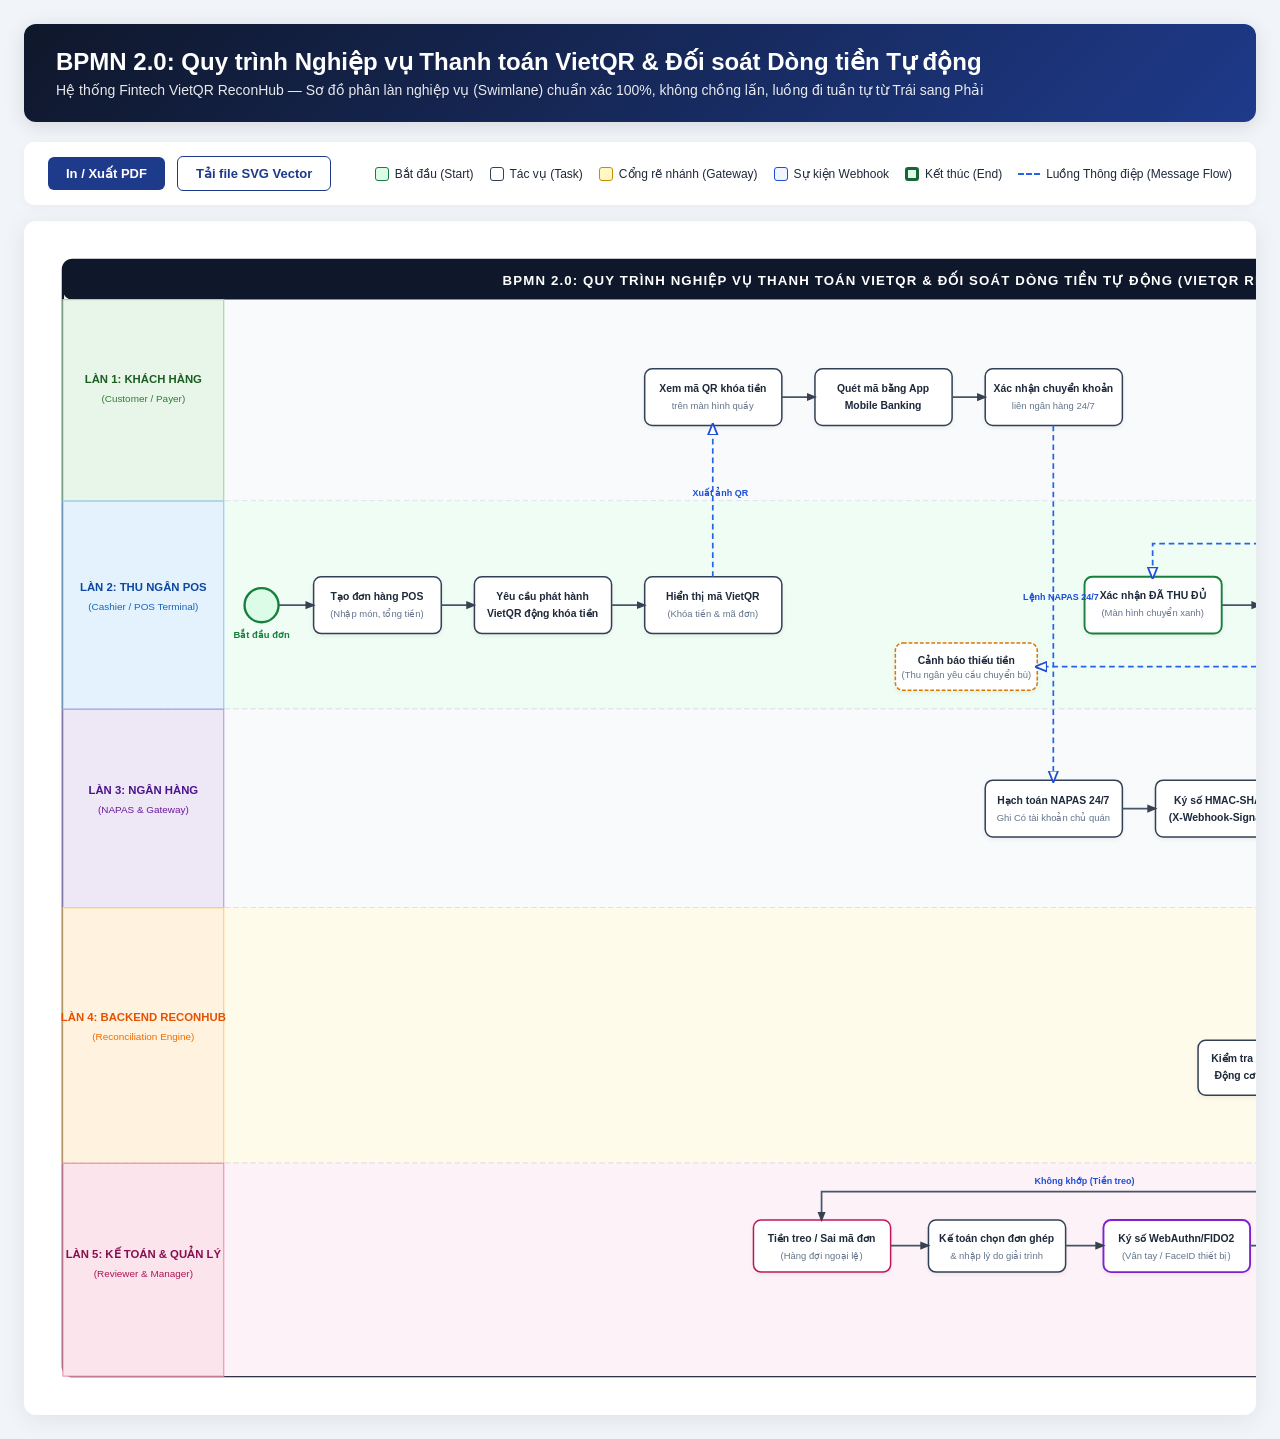
<file: docs/BPMN_VIETQR_RECONHUB.html>
<!DOCTYPE html>
<html lang="vi">
<head>
    <meta charset="UTF-8">
    <meta name="viewport" content="width=device-width, initial-scale=1.0">
    <title>BPMN 2.0 - Quy trình Đối soát Dòng tiền VietQR ReconHub</title>
    <style>
        * { box-sizing: border-box; margin: 0; padding: 0; font-family: 'Segoe UI', Tahoma, Geneva, Verdana, sans-serif; }
        body { background-color: #f1f5f9; color: #1e293b; padding: 24px; }
        .header { background: linear-gradient(135deg, #0f172a, #1e3a8a); color: white; padding: 24px 32px; border-radius: 12px; margin-bottom: 20px; box-shadow: 0 4px 20px rgba(0,0,0,0.12); }
        .header h1 { font-size: 24px; margin-bottom: 6px; }
        .header p { font-size: 14px; opacity: 0.9; }
        .toolbar { display: flex; gap: 12px; margin-bottom: 16px; align-items: center; background: white; padding: 14px 24px; border-radius: 10px; box-shadow: 0 2px 10px rgba(0,0,0,0.04); flex-wrap: wrap; }
        .btn { background: #1e3a8a; color: white; border: none; padding: 9px 18px; border-radius: 6px; cursor: pointer; font-weight: 600; font-size: 13px; transition: all 0.2s; }
        .btn:hover { background: #0f172a; }
        .btn-outline { background: transparent; color: #1e3a8a; border: 1.5px solid #1e3a8a; }
        .btn-outline:hover { background: #eff6ff; }
        .legend { display: flex; gap: 16px; font-size: 12px; margin-left: auto; align-items: center; flex-wrap: wrap; }
        .legend-item { display: flex; align-items: center; gap: 6px; }
        .legend-color { width: 14px; height: 14px; border-radius: 3px; border: 1px solid rgba(0,0,0,0.25); }
        
        .diagram-container { background: white; border-radius: 12px; padding: 20px; overflow-x: auto; box-shadow: 0 4px 24px rgba(0,0,0,0.08); }
        svg { width: 100%; min-width: 1750px; height: auto; display: block; }
    </style>
</head>
<body>

    <div class="header">
        <h1>BPMN 2.0: Quy trình Nghiệp vụ Thanh toán VietQR &amp; Đối soát Dòng tiền Tự động</h1>
        <p>Hệ thống Fintech VietQR ReconHub — Sơ đồ phân làn nghiệp vụ (Swimlane) chuẩn xác 100%, không chồng lấn, luồng đi tuần tự từ Trái sang Phải</p>
    </div>

    <div class="toolbar">
        <button class="btn" onclick="window.print()">In / Xuất PDF</button>
        <button class="btn btn-outline" onclick="downloadSVG()">Tải file SVG Vector</button>
        <div class="legend">
            <div class="legend-item"><div class="legend-color" style="background: #dcfce7; border-color: #15803d;"></div> Bắt đầu (Start)</div>
            <div class="legend-item"><div class="legend-color" style="background: #ffffff; border-color: #334155;"></div> Tác vụ (Task)</div>
            <div class="legend-item"><div class="legend-color" style="background: #fef9c3; border-color: #ca8a04;"></div> Cổng rẽ nhánh (Gateway)</div>
            <div class="legend-item"><div class="legend-color" style="background: #eff6ff; border-color: #1d4ed8;"></div> Sự kiện Webhook</div>
            <div class="legend-item"><div class="legend-color" style="background: #dcfce7; border-color: #166534; border-width: 3px;"></div> Kết thúc (End)</div>
            <div class="legend-item"><span style="border-bottom: 2px dashed #2563eb; width: 22px; display:inline-block;"></span> Luồng Thông điệp (Message Flow)</div>
        </div>
    </div>

    <div class="diagram-container">
        <svg id="bpmn-svg" viewBox="0 0 1850 1220" xmlns="http://www.w3.org/2000/svg" style="background:#ffffff; font-family:'Segoe UI', Tahoma, Arial, sans-serif;">
    <defs>
        <!-- Marker for Sequence Flow -->
        <marker id="arrow" viewBox="0 0 10 10" refX="8" refY="5" markerWidth="6" markerHeight="6" orient="auto-start-reverse">
            <path d="M 0 1 L 10 5 L 0 9 z" fill="#374151" />
        </marker>
        <!-- Marker for Message Flow -->
        <marker id="msg-arrow" viewBox="0 0 10 10" refX="8" refY="5" markerWidth="7" markerHeight="7" orient="auto-start-reverse">
            <path d="M 0 1 L 10 5 L 0 9 z" fill="#ffffff" stroke="#1d4ed8" stroke-width="1.5" />
        </marker>
        <!-- Drop Shadow -->
        <filter id="box-shadow" x="-3%" y="-5%" width="108%" height="114%">
            <feDropShadow dx="0" dy="2" stdDeviation="2.5" flood-opacity="0.06"/>
        </filter>
    </defs>

    <style>
        .pool-border { fill: #ffffff; stroke: #0f172a; stroke-width: 2.5; }
        .pool-header { fill: #0f172a; }
        
        .lane-bg-1 { fill: #f8fafc; }
        .lane-bg-2 { fill: #f0fdf4; }
        .lane-bg-3 { fill: #f8fafc; }
        .lane-bg-4 { fill: #fffbeb; }
        .lane-bg-5 { fill: #fdf2f8; }
        
        .lane-line { stroke: #cbd5e1; stroke-width: 1.5; stroke-dasharray: 6 3; }
        
        .task-box { fill: #ffffff; stroke: #334155; stroke-width: 1.6; rx: 8; ry: 8; filter: url(#box-shadow); }
        .task-title { font-size: 11px; font-weight: 600; fill: #1e293b; text-anchor: middle; }
        .task-sub { font-size: 10px; fill: #64748b; text-anchor: middle; }
        
        .start-event { fill: #dcfce7; stroke: #15803d; stroke-width: 2.5; }
        .end-success { fill: #dcfce7; stroke: #166534; stroke-width: 4; }
        .end-error { fill: #fee2e2; stroke: #b91c1c; stroke-width: 4; }
        .inter-msg { fill: #eff6ff; stroke: #1d4ed8; stroke-width: 2; }
        .inter-msg-inner { fill: none; stroke: #1d4ed8; stroke-width: 1.5; }
        
        .gateway { fill: #fef9c3; stroke: #ca8a04; stroke-width: 2; }
        .gateway-icon { font-size: 18px; font-weight: bold; fill: #a16207; text-anchor: middle; dominant-baseline: central; }
        
        .seq-flow { stroke: #475569; stroke-width: 1.8; fill: none; marker-end: url(#arrow); }
        .msg-flow { stroke: #2563eb; stroke-width: 1.8; stroke-dasharray: 6 4; fill: none; marker-end: url(#msg-arrow); }
        
        .flow-text { font-size: 9.5px; font-weight: 600; fill: #1d4ed8; background: #ffffff; text-anchor: middle; }
        .data-store-shape { fill: #e0f2fe; stroke: #0284c7; stroke-width: 1.6; }
    </style>

    <!-- ============================================================ -->
    <!-- POOL CONTAINER & TOP TITLE BAR                               -->
    <!-- ============================================================ -->
    <rect x="20" y="20" width="1810" height="1180" rx="10" class="pool-border" />
    
    <!-- Top Pool Header (horizontal, zero rotation bugs) -->
    <rect x="20" y="20" width="1810" height="42" rx="10" class="pool-header" />
    <text x="925" y="46" fill="#ffffff" font-size="14" font-weight="bold" letter-spacing="1.2" text-anchor="middle">
        BPMN 2.0: QUY TRÌNH NGHIỆP VỤ THANH TOÁN VIETQR &amp; ĐỐI SOÁT DÒNG TIỀN TỰ ĐỘNG (VIETQR RECONHUB)
    </text>

    <!-- ============================================================ -->
    <!-- 5 SWIMLANES BACKGROUNDS & HORIZONTAL HEADER CARDS            -->
    <!-- ============================================================ -->
    
    <!-- LANE 1: KHÁCH HÀNG (y: 62 to 275, h: 213) -->
    <rect x="20" y="62" width="1810" height="213" class="lane-bg-1" />
    <rect x="20" y="62" width="170" height="213" fill="#E8F5E9" stroke="#A5D6A7" stroke-width="1.2" />
    <text x="105" y="150" font-size="12" font-weight="bold" fill="#1B5E20" text-anchor="middle">LÀN 1: KHÁCH HÀNG</text>
    <text x="105" y="170" font-size="10.5" fill="#2E7D32" text-anchor="middle">(Customer / Payer)</text>
    <line x1="20" y1="275" x2="1830" y2="275" class="lane-line" />

    <!-- LANE 2: QUẦY THU NGÂN POS (y: 275 to 495, h: 220) -->
    <rect x="20" y="275" width="1810" height="220" class="lane-bg-2" />
    <rect x="20" y="275" width="170" height="220" fill="#E3F2FD" stroke="#90CAF9" stroke-width="1.2" />
    <text x="105" y="370" font-size="12" font-weight="bold" fill="#0D47A1" text-anchor="middle">LÀN 2: THU NGÂN POS</text>
    <text x="105" y="390" font-size="10.5" fill="#1565C0" text-anchor="middle">(Cashier / POS Terminal)</text>
    <line x1="20" y1="495" x2="1830" y2="495" class="lane-line" />

    <!-- LANE 3: NGÂN HÀNG & CỔNG THANH TOÁN (y: 495 to 705, h: 210) -->
    <rect x="20" y="495" width="1810" height="210" class="lane-bg-3" />
    <rect x="20" y="495" width="170" height="210" fill="#EDE7F6" stroke="#B39DDB" stroke-width="1.2" />
    <text x="105" y="585" font-size="12" font-weight="bold" fill="#4A148C" text-anchor="middle">LÀN 3: NGÂN HÀNG</text>
    <text x="105" y="605" font-size="10.5" fill="#6A1B9A" text-anchor="middle">(NAPAS &amp; Gateway)</text>
    <line x1="20" y1="705" x2="1830" y2="705" class="lane-line" />

    <!-- LANE 4: ĐỘNG CƠ ĐỐI SOÁT BACKEND (y: 705 to 975, h: 270) -->
    <rect x="20" y="705" width="1810" height="270" class="lane-bg-4" />
    <rect x="20" y="705" width="170" height="270" fill="#FFF3E0" stroke="#FFCC80" stroke-width="1.2" />
    <text x="105" y="825" font-size="12" font-weight="bold" fill="#E65100" text-anchor="middle">LÀN 4: BACKEND RECONHUB</text>
    <text x="105" y="845" font-size="10.5" fill="#EF6C00" text-anchor="middle">(Reconciliation Engine)</text>
    <line x1="20" y1="975" x2="1830" y2="975" class="lane-line" />

    <!-- LANE 5: KẾ TOÁN & QUẢN LÝ (y: 975 to 1200, h: 225) -->
    <rect x="20" y="975" width="1810" height="225" class="lane-bg-5" />
    <rect x="20" y="975" width="170" height="225" fill="#FCE4EC" stroke="#F48FB1" stroke-width="1.2" />
    <text x="105" y="1075" font-size="12" font-weight="bold" fill="#880E4F" text-anchor="middle">LÀN 5: KẾ TOÁN &amp; QUẢN LÝ</text>
    <text x="105" y="1095" font-size="10.5" fill="#AD1457" text-anchor="middle">(Reviewer &amp; Manager)</text>

    <!-- ============================================================ -->
    <!-- STAGE 1: TẠO ĐƠN & XUẤT QR (LANE 2)                           -->
    <!-- ============================================================ -->
    <!-- Start Event POS -->
    <circle cx="230" cy="385" r="18" class="start-event" />
    <text x="230" y="420" font-size="10" font-weight="bold" fill="#15803d" text-anchor="middle">Bắt đầu đơn</text>

    <!-- Task: Nhập đơn hàng POS -->
    <rect x="285" y="355" width="135" height="60" class="task-box" />
    <text x="352" y="380" class="task-title">Tạo đơn hàng POS</text>
    <text x="352" y="398" class="task-sub">(Nhập món, tổng tiền)</text>

    <!-- Task: Yêu cầu sinh mã VietQR động -->
    <rect x="455" y="355" width="145" height="60" class="task-box" />
    <text x="527" y="380" class="task-title">Yêu cầu phát hành</text>
    <text x="527" y="398" class="task-title" fill="#1d4ed8">VietQR động khóa tiền</text>

    <!-- Task: Hiển thị mã QR lên màn hình phụ -->
    <rect x="635" y="355" width="145" height="60" class="task-box" />
    <text x="707" y="380" class="task-title">Hiển thị mã VietQR</text>
    <text x="707" y="398" class="task-sub">(Khóa tiền &amp; mã đơn)</text>

    <!-- ============================================================ -->
    <!-- STAGE 2: KHÁCH HÀNG QUÉT MÃ & CHUYỂN KHOẢN (LANE 1)          -->
    <!-- ============================================================ -->
    <!-- Task: Xem mã QR trên màn hình phụ -->
    <rect x="635" y="135" width="145" height="60" class="task-box" />
    <text x="707" y="160" class="task-title">Xem mã QR khóa tiền</text>
    <text x="707" y="178" class="task-sub">trên màn hình quầy</text>

    <!-- Task: Quét mã bằng App Ngân hàng -->
    <rect x="815" y="135" width="145" height="60" class="task-box" />
    <text x="887" y="160" class="task-title">Quét mã bằng App</text>
    <text x="887" y="178" class="task-title" fill="#15803d">Mobile Banking</text>

    <!-- Task: Bấm xác nhận chuyển tiền 24/7 -->
    <rect x="995" y="135" width="145" height="60" class="task-box" />
    <text x="1067" y="160" class="task-title">Xác nhận chuyển khoản</text>
    <text x="1067" y="178" class="task-sub">liên ngân hàng 24/7</text>

    <!-- ============================================================ -->
    <!-- STAGE 3: XỬ LÝ HẠCH TOÁN NGÂN HÀNG & KÝ HMAC (LANE 3)         -->
    <!-- ============================================================ -->
    <!-- Task: Hạch toán NAPAS 247 -->
    <rect x="995" y="570" width="145" height="60" class="task-box" />
    <text x="1067" y="595" class="task-title">Hạch toán NAPAS 24/7</text>
    <text x="1067" y="613" class="task-sub">Ghi Có tài khoản chủ quán</text>

    <!-- Task: Ký số HMAC-SHA256 -->
    <rect x="1175" y="570" width="150" height="60" class="task-box" />
    <text x="1250" y="595" class="task-title">Ký số HMAC-SHA256</text>
    <text x="1250" y="613" class="task-title" fill="#d97706">(X-Webhook-Signature)</text>

    <!-- Intermediate Message Event: Bắn Webhook -->
    <circle cx="1375" cy="600" r="18" class="inter-msg" />
    <circle cx="1375" cy="600" r="13" class="inter-msg-inner" />
    <text x="1375" y="635" font-size="10" font-weight="bold" fill="#1d4ed8" text-anchor="middle">Bắn Webhook</text>

    <!-- ============================================================ -->
    <!-- STAGE 4: ĐỘNG CƠ ĐỐI SOÁT BACKEND (LANE 4)                    -->
    <!-- ============================================================ -->
    <!-- Task: Tiếp nhận bản tin & Verify HMAC -->
    <rect x="1300" y="740" width="150" height="55" class="task-box" />
    <text x="1375" y="763" class="task-title">Tiếp nhận Webhook &amp;</text>
    <text x="1375" y="781" class="task-title" fill="#b91c1c">Verify HMAC-SHA256</text>

    <!-- Gateway G1: Chữ ký hợp lệ? -->
    <polygon points="1515,742 1545,767 1515,792 1485,767" class="gateway" />
    <text x="1515" y="767" class="gateway-icon">×</text>
    <text x="1515" y="730" font-size="9.5" font-weight="bold" fill="#b45309" text-anchor="middle">HMAC đúng?</text>

    <!-- End Error 401 Unauthorized -->
    <circle cx="1630" cy="767" r="16" class="end-error" />
    <text x="1630" y="798" font-size="9.5" font-weight="bold" fill="#b91c1c" text-anchor="middle">401 Chặn giả mạo</text>

    <!-- Task: Kiểm tra Idempotency & Đối soát 3 cấp -->
    <rect x="1220" y="845" width="155" height="58" class="task-box" />
    <text x="1297" y="868" class="task-title">Kiểm tra Idempotency &amp;</text>
    <text x="1297" y="886" class="task-title" fill="#2563eb">Động cơ đối soát 3 cấp</text>

    <!-- Gateway G2: Phân loại đối soát -->
    <polygon points="1440,845 1470,874 1440,903 1410,874" class="gateway" />
    <text x="1440" y="874" class="gateway-icon">+</text>
    <text x="1440" y="835" font-size="9.5" font-weight="bold" fill="#b45309" text-anchor="middle">Kết quả đối soát</text>

    <!-- Branch A: Cấp 1 (Exact Match) -->
    <rect x="1520" y="815" width="135" height="42" class="task-box" style="stroke:#15803d; stroke-width:2;" />
    <text x="1587" y="834" class="task-title" fill="#15803d">Cấp 1: Exact Match</text>
    <text x="1587" y="848" class="task-sub">(Khớp 100% tiền &amp; mã)</text>

    <!-- Branch B: Cấp 2 (Partial Match) -->
    <rect x="1520" y="865" width="135" height="42" class="task-box" style="stroke:#d97706; stroke-width:2;" />
    <text x="1587" y="884" class="task-title" fill="#d97706">Cấp 2: Partial Match</text>
    <text x="1587" y="898" class="task-sub">(Chuyển thiếu tiền)</text>

    <!-- Branch C: Cấp 3 (Fuzzy Match >= 85%) -->
    <rect x="1520" y="915" width="135" height="42" class="task-box" style="stroke:#1d4ed8; stroke-width:2;" />
    <text x="1587" y="934" class="task-title" fill="#1d4ed8">Cấp 3: TokenSetRatio</text>
    <text x="1587" y="948" class="task-sub">(Khớp chuỗi mờ &gt;= 85%)</text>

    <!-- Task: Cập nhật Sổ cái Hash Chain SHA-256 -->
    <rect x="1695" y="815" width="130" height="55" class="task-box" />
    <text x="1760" y="838" class="task-title">Cập nhật đơn PAID &amp;</text>
    <text x="1760" y="856" class="task-title" fill="#0f172a">Sổ cái băm SHA-256</text>

    <!-- Task: Bắn sự kiện Server-Sent Events (SSE) -->
    <rect x="1695" y="725" width="130" height="55" class="task-box" style="stroke:#2563eb;" />
    <text x="1760" y="748" class="task-title">Phát sự kiện SSE</text>
    <text x="1760" y="766" class="task-title" fill="#2563eb">(/events/stream: PAID)</text>

    <!-- Database Icon -->
    <g transform="translate(1730, 895)">
        <path d="M 0 4 C 0 -1, 35 -1, 35 4 L 35 22 C 35 27, 0 27, 0 22 Z" class="data-store-shape" />
        <path d="M 0 4 C 0 9, 35 9, 35 4" fill="none" stroke="#0284c7" stroke-width="1.3" />
        <text x="17" y="36" font-size="8" text-anchor="middle" font-weight="bold" fill="#0369a1">SQL Server</text>
    </g>

    <!-- ============================================================ -->
    <!-- STAGE 5: QUẦY THU NGÂN NHẬN SSE & GIAO HÀNG (LANE 2 PHẢI)    -->
    <!-- (X: 1100 to 1800 - ZERO OVERLAP WITH LEFT ORDER CREATION!)   -->
    <!-- ============================================================ -->
    <!-- Task: Nhận tín hiệu SSE xác nhận đã thu đủ -->
    <rect x="1100" y="355" width="145" height="60" class="task-box" style="stroke:#15803d; stroke-width:2;" />
    <text x="1172" y="378" class="task-title" fill="#15803d">Xác nhận ĐÃ THU ĐỦ</text>
    <text x="1172" y="396" class="task-sub">(Màn hình chuyển xanh)</text>

    <!-- Task: Tự động đóng mã QR & In hóa đơn -->
    <rect x="1285" y="355" width="145" height="60" class="task-box" />
    <text x="1357" y="380" class="task-title">Đóng Modal mã QR &amp;</text>
    <text x="1357" y="398" class="task-sub">Tự động in hóa đơn POS</text>

    <!-- Task: Bàn giao hàng hóa cho khách -->
    <rect x="1470" y="355" width="140" height="60" class="task-box" />
    <text x="1540" y="380" class="task-title">Bàn giao hàng hóa</text>
    <text x="1540" y="398" class="task-sub">&amp; cảm ơn khách hàng</text>

    <!-- End Event POS Success -->
    <circle cx="1665" cy="385" r="18" class="end-success" />
    <text x="1665" y="420" font-size="10" font-weight="bold" fill="#166534" text-anchor="middle">Giao dịch xong</text>

    <!-- Task: Quầy POS nhận cảnh báo thiếu tiền (Cấp 2) -->
    <rect x="900" y="425" width="150" height="50" class="task-box" style="stroke:#d97706; stroke-dasharray:4 2;" />
    <text x="975" y="447" class="task-title" fill="#d97706">Cảnh báo thiếu tiền</text>
    <text x="975" y="462" class="task-sub">(Thu ngân yêu cầu chuyển bù)</text>

    <!-- ============================================================ -->
    <!-- STAGE 6: KẾ TOÁN XỬ LÝ NGOẠI LỆ & CHỐT CA (LANE 5)           -->
    <!-- ============================================================ -->
    <!-- Task: Đưa vào hàng đợi tiền treo -->
    <rect x="750" y="1035" width="145" height="55" class="task-box" style="stroke:#be185d;" />
    <text x="822" y="1058" class="task-title" fill="#be185d">Tiền treo / Sai mã đơn</text>
    <text x="822" y="1076" class="task-sub">(Hàng đợi ngoại lệ)</text>

    <!-- Task: Kế toán đối chiếu & Ghép đơn -->
    <rect x="935" y="1035" width="145" height="55" class="task-box" />
    <text x="1007" y="1058" class="task-title">Kế toán chọn đơn ghép</text>
    <text x="1007" y="1076" class="task-sub">&amp; nhập lý do giải trình</text>

    <!-- Task: Ký số sinh trắc học WebAuthn FIDO2 -->
    <rect x="1120" y="1035" width="155" height="55" class="task-box" style="stroke:#7e22ce; stroke-width:2;" />
    <text x="1197" y="1058" class="task-title" fill="#7e22ce">Ký số WebAuthn/FIDO2</text>
    <text x="1197" y="1076" class="task-sub">(Vân tay / FaceID thiết bị)</text>

    <!-- Task: Cập nhật Sổ cái & Quyết định -->
    <rect x="1315" y="1035" width="145" height="55" class="task-box" />
    <text x="1387" y="1058" class="task-title">Lưu bảng decisions &amp;</text>
    <text x="1387" y="1076" class="task-sub">Cập nhật bút toán Sổ cái</text>

    <!-- Task: Kiểm toán chuỗi băm & Merkle Root -->
    <rect x="1500" y="1035" width="155" height="55" class="task-box" />
    <text x="1577" y="1058" class="task-title">Kiểm toán SHA-256 &amp;</text>
    <text x="1577" y="1076" class="task-title" fill="#15803d">Tính toán Merkle Root</text>

    <!-- End Event Chốt ca -->
    <circle cx="1710" cy="1062" r="18" class="end-success" />
    <text x="1710" y="1098" font-size="10" font-weight="bold" fill="#166534" text-anchor="middle">Chốt ca an toàn</text>

    <!-- ============================================================ -->
    <!-- SEQUENCE FLOWS & MESSAGE FLOWS (CLEAN, NO CROSSING)          -->
    <!-- ============================================================ -->
    <!-- Lane 2 Start -> Tạo đơn -->
    <path d="M 248 385 L 285 385" class="seq-flow" />
    <!-- Tạo đơn -> Yêu cầu VietQR -->
    <path d="M 420 385 L 455 385" class="seq-flow" />
    <!-- Yêu cầu VietQR -> Hiển thị QR -->
    <path d="M 600 385 L 635 385" class="seq-flow" />

    <!-- Hiển thị QR (Lane 2) -> Xem QR (Lane 1) [Message Flow Up] -->
    <path d="M 707 355 L 707 195" class="msg-flow" />
    <text x="715" y="270" class="flow-text">Xuất ảnh QR</text>

    <!-- Khách xem QR -> Quét mã -->
    <path d="M 780 165 L 815 165" class="seq-flow" />
    <!-- Khách quét mã -> Xác nhận chuyển tiền -->
    <path d="M 960 165 L 995 165" class="seq-flow" />

    <!-- Khách xác nhận (Lane 1) -> Hạch toán NAPAS (Lane 3) [Message Flow Down] -->
    <path d="M 1067 195 L 1067 570" class="msg-flow" />
    <text x="1075" y="380" class="flow-text">Lệnh NAPAS 24/7</text>

    <!-- Hạch toán NAPAS -> Ký HMAC -->
    <path d="M 1140 600 L 1175 600" class="seq-flow" />
    <!-- Ký HMAC -> Bắn Webhook Event -->
    <path d="M 1325 600 L 1357 600" class="seq-flow" />

    <!-- Webhook Event (Lane 3) -> Tiếp nhận Webhook (Lane 4) [Message Flow Down] -->
    <path d="M 1375 618 L 1375 740" class="msg-flow" />
    <text x="1385" y="675" class="flow-text">HTTP Webhook</text>

    <!-- Tiếp nhận -> Gateway G1 (Chữ ký đúng?) -->
    <path d="M 1450 767 L 1485 767" class="seq-flow" />
    <!-- Gateway G1 -> 401 Unauthorized (Sai chữ ký) -->
    <path d="M 1545 767 L 1614 767" class="seq-flow" />
    <text x="1575" y="760" font-size="9" font-weight="bold" fill="#b91c1c">Sai</text>

    <!-- Gateway G1 -> Idempotency & Đối soát 3 cấp (Đúng chữ ký) -->
    <path d="M 1515 792 L 1515 874 L 1375 874" class="seq-flow" />
    <text x="1520" y="815" font-size="9" font-weight="bold" fill="#15803d">Đúng</text>

    <!-- Đối soát 3 cấp -> Gateway G2 (Kết quả) -->
    <path d="M 1375 874 L 1410 874" class="seq-flow" />

    <!-- Gateway G2 -> Cấp 1 (Exact Match) -->
    <path d="M 1440 845 L 1440 836 L 1520 836" class="seq-flow" />
    <!-- Gateway G2 -> Cấp 2 (Partial Match) -->
    <path d="M 1470 874 L 1520 874" class="seq-flow" />
    <!-- Gateway G2 -> Cấp 3 (Fuzzy Match) -->
    <path d="M 1440 903 L 1440 936 L 1520 936" class="seq-flow" />

    <!-- Cấp 1 -> Cập nhật Sổ cái SHA-256 -->
    <path d="M 1655 836 L 1695 836" class="seq-flow" />
    <!-- Cấp 3 -> Cập nhật Sổ cái SHA-256 -->
    <path d="M 1655 936 L 1760 936 L 1760 870" class="seq-flow" />

    <!-- Sổ cái SHA-256 -> Phát sự kiện SSE -->
    <path d="M 1760 815 L 1760 780" class="seq-flow" />

    <!-- Cấp 2 (Chuyển thiếu) -> Cảnh báo thiếu tiền quầy POS [Message Flow Up] -->
    <path d="M 1587 865 L 1587 450 L 1050 450" class="msg-flow" />
    <text x="1350" y="442" class="flow-text" fill="#d97706">Thiếu tiền</text>

    <!-- SSE Event (Lane 4) -> Quầy POS nhận ĐÃ THU ĐỦ (Lane 2) [Message Flow Up] -->
    <path d="M 1720 725 L 1720 320 L 1172 320 L 1172 355" class="msg-flow" />
    <text x="1450" y="312" class="flow-text">SSE: PAID (Thời gian thực)</text>

    <!-- Quầy POS: Nhận tín hiệu -> Đóng QR & In hóa đơn -->
    <path d="M 1245 385 L 1285 385" class="seq-flow" />
    <!-- Đóng QR -> Giao hàng -->
    <path d="M 1430 385 L 1470 385" class="seq-flow" />
    <!-- Giao hàng -> Giao dịch xong -->
    <path d="M 1610 385 L 1647 385" class="seq-flow" />

    <!-- Gateway G2 (Không khớp / Tiền treo) -> Lane 5 Kế toán [Flow Down] -->
    <path d="M 1440 903 L 1440 1005 L 822 1005 L 822 1035" class="seq-flow" />
    <text x="1100" y="997" class="flow-text" fill="#be185d">Không khớp (Tiền treo)</text>

    <!-- Lane 5: Tiền treo -> Kế toán ghép đơn -->
    <path d="M 895 1062 L 935 1062" class="seq-flow" />
    <!-- Ghép đơn -> Ký WebAuthn -->
    <path d="M 1080 1062 L 1120 1062" class="seq-flow" />
    <!-- Ký WebAuthn -> Cập nhật Sổ cái & decisions -->
    <path d="M 1275 1062 L 1315 1062" class="seq-flow" />
    <!-- Cập nhật Sổ cái -> Kiểm toán Merkle Root -->
    <path d="M 1460 1062 L 1500 1062" class="seq-flow" />
    <!-- Kiểm toán Merkle Root -> Chốt ca an toàn -->
    <path d="M 1655 1062 L 1692 1062" class="seq-flow" />

</svg>

    </div>

    <script>
        function downloadSVG() {
            const svg = document.getElementById('bpmn-svg');
            const serializer = new XMLSerializer();
            let source = serializer.serializeToString(svg);
            if(!source.match(/^<svg[^>]+xmlns="http\\:\/\/www\\.w3\\.org\/2000\/svg"/)){
                source = source.replace(/^<svg/, '<svg xmlns="http://www.w3.org/2000/svg"');
            }
            const blob = new Blob([source], {type: "image/svg+xml;charset=utf-8"});
            const url = URL.createObjectURL(blob);
            const a = document.createElement('a');
            a.href = url;
            a.download = 'BPMN_VietQR_ReconHub_Chuan.svg';
            document.body.appendChild(a);
            a.click();
            document.body.removeChild(a);
        }
    </script>
</body>
</html>
</file>
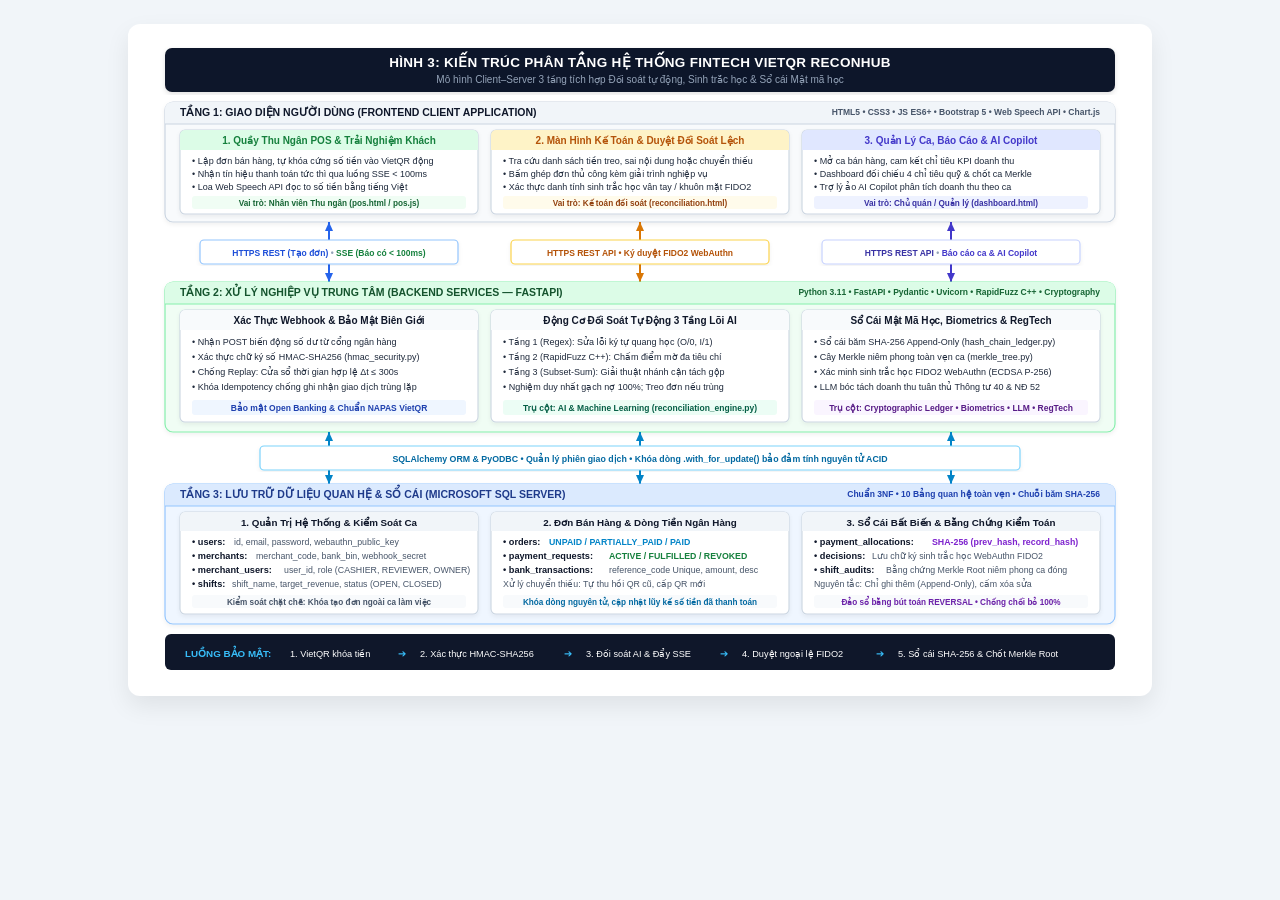
<file: docs/HINH_3_KIEN_TRUC_HE_THONG.html>
<!DOCTYPE html>
<html lang="vi">
<head>
  <meta charset="UTF-8">
  <title>Hình 3: Kiến trúc phân tầng hệ thống VietQR ReconHub (Bản chuẩn tinh giản)</title>
  <style>
    body {
      margin: 0;
      padding: 24px;
      background: #f1f5f9;
      display: flex;
      flex-direction: column;
      align-items: center;
      font-family: -apple-system, BlinkMacSystemFont, 'Segoe UI', Roboto, Helvetica, Arial, sans-serif;
    }
    .wrapper {
      max-width: 1000px;
      width: 100%;
      background: #ffffff;
      box-shadow: 0 10px 25px rgba(0,0,0,0.08);
      border-radius: 12px;
      padding: 12px;
    }
    svg {
      width: 100%;
      height: auto;
      display: block;
    }
  </style>
</head>
<body>
  <div class="wrapper">
    <svg id="architecture-diagram" viewBox="0 0 1000 648" xmlns="http://www.w3.org/2000/svg" style="background:#ffffff; font-family:'Segoe UI', -apple-system, BlinkMacSystemFont, Roboto, Helvetica, Arial, sans-serif;">
  <defs>
    <!-- Soft Shadows -->
    <filter id="soft-shadow" x="-2%" y="-3%" width="104%" height="108%">
      <feDropShadow dx="0" dy="2" stdDeviation="2" flood-opacity="0.06"/>
    </filter>
    <filter id="header-shadow" x="-1%" y="-3%" width="102%" height="108%">
      <feDropShadow dx="0" dy="2" stdDeviation="2.5" flood-opacity="0.12"/>
    </filter>
  </defs>

  <!-- ============================================================ -->
  <!-- 0. TIÊU ĐỀ HỆ THỐNG (HEADER)                                 -->
  <!-- ============================================================ -->
  <rect x="25" y="12" width="950" height="44" rx="7" fill="#0f172a" filter="url(#header-shadow)"/>
  <text x="500" y="31" fill="#ffffff" font-size="13.5" font-weight="700" text-anchor="middle" letter-spacing="0.3">HÌNH 3: KIẾN TRÚC PHÂN TẦNG HỆ THỐNG FINTECH VIETQR RECONHUB</text>
  <text x="500" y="47" fill="#94a3b8" font-size="10" font-weight="500" text-anchor="middle">Mô hình Client–Server 3 tầng tích hợp Đối soát tự động, Sinh trắc học &amp; Sổ cái Mật mã học</text>

  <!-- ============================================================ -->
  <!-- 1. TẦNG 1: GIAO DIỆN NGƯỜI DÙNG (FRONTEND CLIENT APPLICATION) -->
  <!-- ============================================================ -->
  <rect x="25" y="66" width="950" height="120" rx="8" fill="#f8fafc" stroke="#cbd5e1" stroke-width="1.2" filter="url(#soft-shadow)"/>
  
  <!-- Header Bar Tầng 1 (Khoảng cách an toàn > 120px) -->
  <path d="M 25 74 Q 25 66 33 66 L 967 66 Q 975 66 975 74 L 975 88 L 25 88 Z" fill="#f1f5f9"/>
  <text x="40" y="80" fill="#0f172a" font-size="10.5" font-weight="700">TẦNG 1: GIAO DIỆN NGƯỜI DÙNG (FRONTEND CLIENT APPLICATION)</text>
  <text x="960" y="79" fill="#475569" font-size="8.5" font-weight="600" text-anchor="end">HTML5 • CSS3 • JS ES6+ • Bootstrap 5 • Web Speech API • Chart.js</text>
  <line x1="25" y1="88" x2="975" y2="88" stroke="#cbd5e1" stroke-width="1"/>

  <!-- Card 1.1: Quầy Thu Ngân POS (x=40 to 338, Center = 189) -->
  <g transform="translate(40, 94)">
    <rect width="298" height="84" rx="5" fill="#ffffff" stroke="#cbd5e1" stroke-width="1.1" filter="url(#soft-shadow)"/>
    <rect width="298" height="20" rx="5" fill="#dcfce7"/>
    <path d="M 0 14 L 0 20 L 298 20 L 298 14 Z" fill="#dcfce7"/>
    <text x="149" y="14" fill="#15803d" font-size="10" font-weight="700" text-anchor="middle">1. Quầy Thu Ngân POS &amp; Trải Nghiệm Khách</text>
    <text x="12" y="34" fill="#1e293b" font-size="9">• Lập đơn bán hàng, tự khóa cứng số tiền vào VietQR động</text>
    <text x="12" y="47" fill="#1e293b" font-size="9">• Nhận tín hiệu thanh toán tức thì qua luồng SSE &lt; 100ms</text>
    <text x="12" y="60" fill="#1e293b" font-size="9">• Loa Web Speech API đọc to số tiền bằng tiếng Việt</text>
    <rect x="12" y="66" width="274" height="13" rx="3" fill="#f0fdf4"/>
    <text x="149" y="76" fill="#166534" font-size="8.2" font-weight="600" text-anchor="middle">Vai trò: Nhân viên Thu ngân (pos.html / pos.js)</text>
  </g>

  <!-- Card 1.2: Kế Toán Đối Soát Lệch (x=351 to 649, Center = 500) -->
  <g transform="translate(351, 94)">
    <rect width="298" height="84" rx="5" fill="#ffffff" stroke="#cbd5e1" stroke-width="1.1" filter="url(#soft-shadow)"/>
    <rect width="298" height="20" rx="5" fill="#fef3c7"/>
    <path d="M 0 14 L 0 20 L 298 20 L 298 14 Z" fill="#fef3c7"/>
    <text x="149" y="14" fill="#b45309" font-size="10" font-weight="700" text-anchor="middle">2. Màn Hình Kế Toán &amp; Duyệt Đối Soát Lệch</text>
    <text x="12" y="34" fill="#1e293b" font-size="9">• Tra cứu danh sách tiền treo, sai nội dung hoặc chuyển thiếu</text>
    <text x="12" y="47" fill="#1e293b" font-size="9">• Bấm ghép đơn thủ công kèm giải trình nghiệp vụ</text>
    <text x="12" y="60" fill="#1e293b" font-size="9">• Xác thực danh tính sinh trắc học vân tay / khuôn mặt FIDO2</text>
    <rect x="12" y="66" width="274" height="13" rx="3" fill="#fffbeb"/>
    <text x="149" y="76" fill="#92400e" font-size="8.2" font-weight="600" text-anchor="middle">Vai trò: Kế toán đối soát (reconciliation.html)</text>
  </g>

  <!-- Card 1.3: Quản Lý & Báo Cáo Ca (x=662 to 960, Center = 811) -->
  <g transform="translate(662, 94)">
    <rect width="298" height="84" rx="5" fill="#ffffff" stroke="#cbd5e1" stroke-width="1.1" filter="url(#soft-shadow)"/>
    <rect width="298" height="20" rx="5" fill="#e0e7ff"/>
    <path d="M 0 14 L 0 20 L 298 20 L 298 14 Z" fill="#e0e7ff"/>
    <text x="149" y="14" fill="#4338ca" font-size="10" font-weight="700" text-anchor="middle">3. Quản Lý Ca, Báo Cáo &amp; AI Copilot</text>
    <text x="12" y="34" fill="#1e293b" font-size="9">• Mở ca bán hàng, cam kết chỉ tiêu KPI doanh thu</text>
    <text x="12" y="47" fill="#1e293b" font-size="9">• Dashboard đối chiếu 4 chỉ tiêu quỹ &amp; chốt ca Merkle</text>
    <text x="12" y="60" fill="#1e293b" font-size="9">• Trợ lý ảo AI Copilot phân tích doanh thu theo ca</text>
    <rect x="12" y="66" width="274" height="13" rx="3" fill="#eef2ff"/>
    <text x="149" y="76" fill="#3730a3" font-size="8.2" font-weight="600" text-anchor="middle">Vai trò: Chủ quán / Quản lý (dashboard.html)</text>
  </g>

  <!-- ============================================================ -->
  <!-- GIAO THỨC TRUYỀN THÔNG (NETWORK & COMMUNICATION BUS)        -->
  <!-- TINH GỌN TUYỆT ĐỐI: MỖI CỘT ĐÚNG 1 MŨI TÊN 2 CHIỀU TẠI TÂM   -->
  <!-- HOÀN TOÀN LOẠI BỎ MŨI TÊN KÉP PHỤ DÀY ĐẶC Ở 2 BÊN           -->
  <!-- ============================================================ -->

  <!-- CỘT 1: Quầy POS <-> Backend (Tâm x=189) -->
  <line x1="189" y1="186" x2="189" y2="204" stroke="#2563eb" stroke-width="2"/>
  <polygon points="189,186 185,195 193,195" fill="#2563eb"/>
  <line x1="189" y1="228" x2="189" y2="246" stroke="#2563eb" stroke-width="2"/>
  <polygon points="189,246 185,237 193,237" fill="#2563eb"/>

  <!-- Khung nhãn trung tâm Cột 1 (x=60 đến 318, rộng 258px) -->
  <rect x="60" y="204" width="258" height="24" rx="4" fill="#ffffff" stroke="#93c5fd" stroke-width="1.2" filter="url(#soft-shadow)"/>
  <text x="189" y="219.5" font-size="8.5" font-weight="700" text-anchor="middle">
    <tspan fill="#1d4ed8">HTTPS REST (Tạo đơn)</tspan>
    <tspan fill="#94a3b8"> • </tspan>
    <tspan fill="#15803d">SSE (Báo có &lt; 100ms)</tspan>
  </text>

  <!-- CỘT 2: Kế toán <-> Backend (Tâm x=500) -->
  <line x1="500" y1="186" x2="500" y2="204" stroke="#d97706" stroke-width="2"/>
  <polygon points="500,186 496,195 504,195" fill="#d97706"/>
  <line x1="500" y1="228" x2="500" y2="246" stroke="#d97706" stroke-width="2"/>
  <polygon points="500,246 496,237 504,237" fill="#d97706"/>

  <!-- Khung nhãn trung tâm Cột 2 (x=371 đến 629, rộng 258px) -->
  <rect x="371" y="204" width="258" height="24" rx="4" fill="#ffffff" stroke="#fcd34d" stroke-width="1.2" filter="url(#soft-shadow)"/>
  <text x="500" y="219.5" fill="#b45309" font-size="8.5" font-weight="700" text-anchor="middle">HTTPS REST API • Ký duyệt FIDO2 WebAuthn</text>

  <!-- CỘT 3: Quản trị Dashboard <-> Backend (Tâm x=811) -->
  <!-- ĐÃ LOẠI BỎ CHỮ 'Webhook HMAC' Ở ĐÂY VÌ WEBHOOK ĐẾN TỪ CỔNG NGÂN HÀNG, KHÔNG PHẢI TỪ DASHBOARD -->
  <line x1="811" y1="186" x2="811" y2="204" stroke="#4338ca" stroke-width="2"/>
  <polygon points="811,186 807,195 815,195" fill="#4338ca"/>
  <line x1="811" y1="228" x2="811" y2="246" stroke="#4338ca" stroke-width="2"/>
  <polygon points="811,246 807,237 815,237" fill="#4338ca"/>

  <!-- Khung nhãn trung tâm Cột 3 (x=682 đến 940, rộng 258px) -->
  <rect x="682" y="204" width="258" height="24" rx="4" fill="#ffffff" stroke="#c7d2fe" stroke-width="1.2" filter="url(#soft-shadow)"/>
  <text x="811" y="219.5" font-size="8.5" font-weight="700" text-anchor="middle">
    <tspan fill="#3730a3">HTTPS REST API</tspan>
    <tspan fill="#94a3b8"> • </tspan>
    <tspan fill="#4338ca">Báo cáo ca &amp; AI Copilot</tspan>
  </text>

  <!-- ============================================================ -->
  <!-- 2. TẦNG 2: XỬ LÝ NGHIỆP VỤ TRUNG TÂM (BACKEND SERVICES)    -->
  <!-- ============================================================ -->
  <rect x="25" y="246" width="950" height="150" rx="8" fill="#f0fdf4" stroke="#86efac" stroke-width="1.2" filter="url(#soft-shadow)"/>
  
  <!-- Header Bar Tầng 2 (Khoảng cách an toàn > 120px) -->
  <path d="M 25 254 Q 25 246 33 246 L 967 246 Q 975 246 975 254 L 975 268 L 25 268 Z" fill="#dcfce7"/>
  <text x="40" y="260" fill="#14532d" font-size="10.5" font-weight="700">TẦNG 2: XỬ LÝ NGHIỆP VỤ TRUNG TÂM (BACKEND SERVICES — FASTAPI)</text>
  <text x="960" y="259" fill="#166534" font-size="8.5" font-weight="600" text-anchor="end">Python 3.11 • FastAPI • Pydantic • Uvicorn • RapidFuzz C++ • Cryptography</text>
  <line x1="25" y1="268" x2="975" y2="268" stroke="#86efac" stroke-width="1"/>

  <!-- Card 2.1: Xác Thực Webhook Biên Giới (Center = 189) -->
  <g transform="translate(40, 274)">
    <rect width="298" height="112" rx="5" fill="#ffffff" stroke="#cbd5e1" stroke-width="1.1" filter="url(#soft-shadow)"/>
    <rect width="298" height="20" rx="5" fill="#f8fafc"/>
    <path d="M 0 14 L 0 20 L 298 20 L 298 14 Z" fill="#f8fafc"/>
    <text x="149" y="14" fill="#0f172a" font-size="10" font-weight="700" text-anchor="middle">Xác Thực Webhook &amp; Bảo Mật Biên Giới</text>
    <text x="12" y="35" fill="#1e293b" font-size="9">• Nhận POST biến động số dư từ cổng ngân hàng</text>
    <text x="12" y="50" fill="#1e293b" font-size="9">• Xác thực chữ ký số HMAC-SHA256 (hmac_security.py)</text>
    <text x="12" y="65" fill="#1e293b" font-size="9">• Chống Replay: Cửa sổ thời gian hợp lệ Δt ≤ 300s</text>
    <text x="12" y="80" fill="#1e293b" font-size="9">• Khóa Idempotency chống ghi nhận giao dịch trùng lặp</text>
    <rect x="12" y="90" width="274" height="15" rx="3" fill="#eff6ff"/>
    <text x="149" y="101" fill="#1e40af" font-size="8.5" font-weight="600" text-anchor="middle">Bảo mật Open Banking &amp; Chuẩn NAPAS VietQR</text>
  </g>

  <!-- Card 2.2: Động Cơ Đối Soát Tự Động (Center = 500) -->
  <g transform="translate(351, 274)">
    <rect width="298" height="112" rx="5" fill="#ffffff" stroke="#cbd5e1" stroke-width="1.1" filter="url(#soft-shadow)"/>
    <rect width="298" height="20" rx="5" fill="#f8fafc"/>
    <path d="M 0 14 L 0 20 L 298 20 L 298 14 Z" fill="#f8fafc"/>
    <text x="149" y="14" fill="#0f172a" font-size="10" font-weight="700" text-anchor="middle">Động Cơ Đối Soát Tự Động 3 Tầng Lõi AI</text>
    <text x="12" y="35" fill="#1e293b" font-size="9">• Tầng 1 (Regex): Sửa lỗi ký tự quang học (O/0, I/1)</text>
    <text x="12" y="50" fill="#1e293b" font-size="9">• Tầng 2 (RapidFuzz C++): Chấm điểm mờ đa tiêu chí</text>
    <text x="12" y="65" fill="#1e293b" font-size="9">• Tầng 3 (Subset-Sum): Giải thuật nhánh cận tách gộp</text>
    <text x="12" y="80" fill="#1e293b" font-size="9">• Nghiệm duy nhất gạch nợ 100%; Treo đơn nếu trùng</text>
    <rect x="12" y="90" width="274" height="15" rx="3" fill="#ecfdf5"/>
    <text x="149" y="101" fill="#065f46" font-size="8.5" font-weight="600" text-anchor="middle">Trụ cột: AI &amp; Machine Learning (reconciliation_engine.py)</text>
  </g>

  <!-- Card 2.3: Sổ Cái, Biometrics & RegTech (Center = 811) -->
  <g transform="translate(662, 274)">
    <rect width="298" height="112" rx="5" fill="#ffffff" stroke="#cbd5e1" stroke-width="1.1" filter="url(#soft-shadow)"/>
    <rect width="298" height="20" rx="5" fill="#f8fafc"/>
    <path d="M 0 14 L 0 20 L 298 20 L 298 14 Z" fill="#f8fafc"/>
    <text x="149" y="14" fill="#0f172a" font-size="10" font-weight="700" text-anchor="middle">Sổ Cái Mật Mã Học, Biometrics &amp; RegTech</text>
    <text x="12" y="35" fill="#1e293b" font-size="9">• Sổ cái băm SHA-256 Append-Only (hash_chain_ledger.py)</text>
    <text x="12" y="50" fill="#1e293b" font-size="9">• Cây Merkle niêm phong toàn vẹn ca (merkle_tree.py)</text>
    <text x="12" y="65" fill="#1e293b" font-size="9">• Xác minh sinh trắc học FIDO2 WebAuthn (ECDSA P-256)</text>
    <text x="12" y="80" fill="#1e293b" font-size="9">• LLM bóc tách doanh thu tuân thủ Thông tư 40 &amp; NĐ 52</text>
    <rect x="12" y="90" width="274" height="15" rx="3" fill="#faf5ff"/>
    <text x="149" y="101" fill="#581c87" font-size="8.5" font-weight="600" text-anchor="middle">Trụ cột: Cryptographic Ledger • Biometrics • LLM • RegTech</text>
  </g>

  <!-- ============================================================ -->
  <!-- KẾT NỐI CƠ SỞ DỮ LIỆU (DATABASE ACCESS BUS)                 -->
  <!-- ĐỒNG TRỤC TUYỆT ĐỐI THEO 3 CỘT: x=189, x=500, x=811          -->
  <!-- ============================================================ -->

  <!-- Cột 1 Kết nối DB: x=189 -->
  <line x1="189" y1="396" x2="189" y2="410" stroke="#0284c7" stroke-width="2"/>
  <polygon points="189,396 185,405 193,405" fill="#0284c7"/>
  <line x1="189" y1="434" x2="189" y2="448" stroke="#0284c7" stroke-width="2"/>
  <polygon points="189,448 185,439 193,439" fill="#0284c7"/>

  <!-- Cột 2 Kết nối DB: x=500 -->
  <line x1="500" y1="396" x2="500" y2="410" stroke="#0284c7" stroke-width="2"/>
  <polygon points="500,396 496,405 504,405" fill="#0284c7"/>
  <line x1="500" y1="434" x2="500" y2="448" stroke="#0284c7" stroke-width="2"/>
  <polygon points="500,448 496,439 504,439" fill="#0284c7"/>

  <!-- Cột 3 Kết nối DB: x=811 -->
  <line x1="811" y1="396" x2="811" y2="410" stroke="#0284c7" stroke-width="2"/>
  <polygon points="811,396 807,405 815,405" fill="#0284c7"/>
  <line x1="811" y1="434" x2="811" y2="448" stroke="#0284c7" stroke-width="2"/>
  <polygon points="811,448 807,439 815,439" fill="#0284c7"/>

  <!-- Thanh nhãn SQLAlchemy ORM xuyên suốt ở trung tâm (x=120 đến 880, rộng 760px) -->
  <rect x="120" y="410" width="760" height="24" rx="4" fill="#ffffff" stroke="#7dd3fc" stroke-width="1.2" filter="url(#soft-shadow)"/>
  <text x="500" y="425.5" fill="#0369a1" font-size="8.8" font-weight="700" text-anchor="middle">SQLAlchemy ORM &amp; PyODBC • Quản lý phiên giao dịch • Khóa dòng .with_for_update() bảo đảm tính nguyên tử ACID</text>

  <!-- ============================================================ -->
  <!-- 3. TẦNG 3: LƯU TRỮ DỮ LIỆU & SỔ CÁI (SQL SERVER)            -->
  <!-- ============================================================ -->
  <rect x="25" y="448" width="950" height="140" rx="8" fill="#eff6ff" stroke="#93c5fd" stroke-width="1.2" filter="url(#soft-shadow)"/>
  
  <!-- Header Bar Tầng 3 (Khoảng cách an toàn > 120px) -->
  <path d="M 25 456 Q 25 448 33 448 L 967 448 Q 975 448 975 456 L 975 470 L 25 470 Z" fill="#dbeafe"/>
  <text x="40" y="462" fill="#1e3a8a" font-size="10.5" font-weight="700">TẦNG 3: LƯU TRỮ DỮ LIỆU QUAN HỆ &amp; SỔ CÁI (MICROSOFT SQL SERVER)</text>
  <text x="960" y="461" fill="#1e40af" font-size="8.5" font-weight="600" text-anchor="end">Chuẩn 3NF • 10 Bảng quan hệ toàn vẹn • Chuỗi băm SHA-256</text>
  <line x1="25" y1="470" x2="975" y2="470" stroke="#93c5fd" stroke-width="1"/>

  <!-- Card 3.1: Quản Trị & Kiểm Soát Ca (Center = 189) -->
  <g transform="translate(40, 476)">
    <rect width="298" height="102" rx="5" fill="#ffffff" stroke="#cbd5e1" stroke-width="1.1" filter="url(#soft-shadow)"/>
    <rect width="298" height="19" rx="5" fill="#f1f5f9"/>
    <path d="M 0 13 L 0 19 L 298 19 L 298 13 Z" fill="#f1f5f9"/>
    <text x="149" y="13.5" fill="#0f172a" font-size="9.8" font-weight="700" text-anchor="middle">1. Quản Trị Hệ Thống &amp; Kiểm Soát Ca</text>
    
    <text x="12" y="33" fill="#0f172a" font-size="9.2" font-weight="700">• users:</text>
    <text x="54" y="33" fill="#475569" font-size="8.8">id, email, password, webauthn_public_key</text>
    
    <text x="12" y="47" fill="#0f172a" font-size="9.2" font-weight="700">• merchants:</text>
    <text x="76" y="47" fill="#475569" font-size="8.8">merchant_code, bank_bin, webhook_secret</text>
    
    <text x="12" y="61" fill="#0f172a" font-size="9.2" font-weight="700">• merchant_users:</text>
    <text x="104" y="61" fill="#475569" font-size="8.8">user_id, role (CASHIER, REVIEWER, OWNER)</text>
    
    <text x="12" y="75" fill="#0f172a" font-size="9.2" font-weight="700">• shifts:</text>
    <text x="52" y="75" fill="#475569" font-size="8.8">shift_name, target_revenue, status (OPEN, CLOSED)</text>
    
    <rect x="12" y="83" width="274" height="13" rx="3" fill="#f8fafc"/>
    <text x="149" y="93" fill="#475569" font-size="8.2" font-weight="600" text-anchor="middle">Kiểm soát chặt chẽ: Khóa tạo đơn ngoài ca làm việc</text>
  </g>

  <!-- Card 3.2: Đơn Hàng & Biến Động Số Dư (Center = 500) -->
  <g transform="translate(351, 476)">
    <rect width="298" height="102" rx="5" fill="#ffffff" stroke="#cbd5e1" stroke-width="1.1" filter="url(#soft-shadow)"/>
    <rect width="298" height="19" rx="5" fill="#f1f5f9"/>
    <path d="M 0 13 L 0 19 L 298 19 L 298 13 Z" fill="#f1f5f9"/>
    <text x="149" y="13.5" fill="#0f172a" font-size="9.8" font-weight="700" text-anchor="middle">2. Đơn Bán Hàng &amp; Dòng Tiền Ngân Hàng</text>
    
    <text x="12" y="33" fill="#0f172a" font-size="9.2" font-weight="700">• orders:</text>
    <text x="58" y="33" fill="#0284c7" font-size="8.8" font-weight="700">UNPAID / PARTIALLY_PAID / PAID</text>
    
    <text x="12" y="47" fill="#0f172a" font-size="9.2" font-weight="700">• payment_requests:</text>
    <text x="118" y="47" fill="#15803d" font-size="8.8" font-weight="700">ACTIVE / FULFILLED / REVOKED</text>
    
    <text x="12" y="61" fill="#0f172a" font-size="9.2" font-weight="700">• bank_transactions:</text>
    <text x="118" y="61" fill="#475569" font-size="8.8">reference_code Unique, amount, desc</text>
    
    <text x="12" y="75" fill="#475569" font-size="8.8">Xử lý chuyển thiếu: Tự thu hồi QR cũ, cấp QR mới</text>
    
    <rect x="12" y="83" width="274" height="13" rx="3" fill="#f8fafc"/>
    <text x="149" y="93" fill="#0369a1" font-size="8.2" font-weight="600" text-anchor="middle">Khóa dòng nguyên tử, cập nhật lũy kế số tiền đã thanh toán</text>
  </g>

  <!-- Card 3.3: Sổ Cái Bất Biến & Kiểm Toán (Center = 811) -->
  <g transform="translate(662, 476)">
    <rect width="298" height="102" rx="5" fill="#ffffff" stroke="#cbd5e1" stroke-width="1.1" filter="url(#soft-shadow)"/>
    <rect width="298" height="19" rx="5" fill="#f1f5f9"/>
    <path d="M 0 13 L 0 19 L 298 19 L 298 13 Z" fill="#f1f5f9"/>
    <text x="149" y="13.5" fill="#0f172a" font-size="9.8" font-weight="700" text-anchor="middle">3. Sổ Cái Bất Biến &amp; Bằng Chứng Kiểm Toán</text>
    
    <text x="12" y="33" fill="#0f172a" font-size="9.2" font-weight="700">• payment_allocations:</text>
    <text x="130" y="33" fill="#7e22ce" font-size="8.8" font-weight="700">SHA-256 (prev_hash, record_hash)</text>
    
    <text x="12" y="47" fill="#0f172a" font-size="9.2" font-weight="700">• decisions:</text>
    <text x="70" y="47" fill="#475569" font-size="8.8">Lưu chữ ký sinh trắc học WebAuthn FIDO2</text>
    
    <text x="12" y="61" fill="#0f172a" font-size="9.2" font-weight="700">• shift_audits:</text>
    <text x="84" y="61" fill="#475569" font-size="8.8">Bằng chứng Merkle Root niêm phong ca đóng</text>
    
    <text x="12" y="75" fill="#475569" font-size="8.8">Nguyên tắc: Chỉ ghi thêm (Append-Only), cấm xóa sửa</text>
    
    <rect x="12" y="83" width="274" height="13" rx="3" fill="#f8fafc"/>
    <text x="149" y="93" fill="#6b21a8" font-size="8.2" font-weight="600" text-anchor="middle">Đảo sổ bằng bút toán REVERSAL • Chống chối bỏ 100%</text>
  </g>

  <!-- ============================================================ -->
  <!-- 4. BANNER TỔNG KẾT LUỒNG VẬN HÀNH (FOOTER SUMMARY)           -->
  <!-- ============================================================ -->
  <rect x="25" y="598" width="950" height="36" rx="6" fill="#0f172a"/>
  <text x="45" y="621" fill="#38bdf8" font-size="9.8" font-weight="700">LUỒNG BẢO MẬT:</text>
  
  <text x="150" y="621" fill="#ffffff" font-size="9.2" font-weight="500">1. VietQR khóa tiền</text>
  <text x="258" y="621" fill="#38bdf8" font-size="9.5">➔</text>
  
  <text x="280" y="621" fill="#ffffff" font-size="9.2" font-weight="500">2. Xác thực HMAC-SHA256</text>
  <text x="424" y="621" fill="#38bdf8" font-size="9.5">➔</text>
  
  <text x="446" y="621" fill="#ffffff" font-size="9.2" font-weight="500">3. Đối soát AI &amp; Đẩy SSE</text>
  <text x="580" y="621" fill="#38bdf8" font-size="9.5">➔</text>
  
  <text x="602" y="621" fill="#ffffff" font-size="9.2" font-weight="500">4. Duyệt ngoại lệ FIDO2</text>
  <text x="736" y="621" fill="#38bdf8" font-size="9.5">➔</text>
  
  <text x="758" y="621" fill="#ffffff" font-size="9.2" font-weight="500">5. Sổ cái SHA-256 &amp; Chốt Merkle Root</text>
</svg>
  </div>
</body>
</html>
</file>
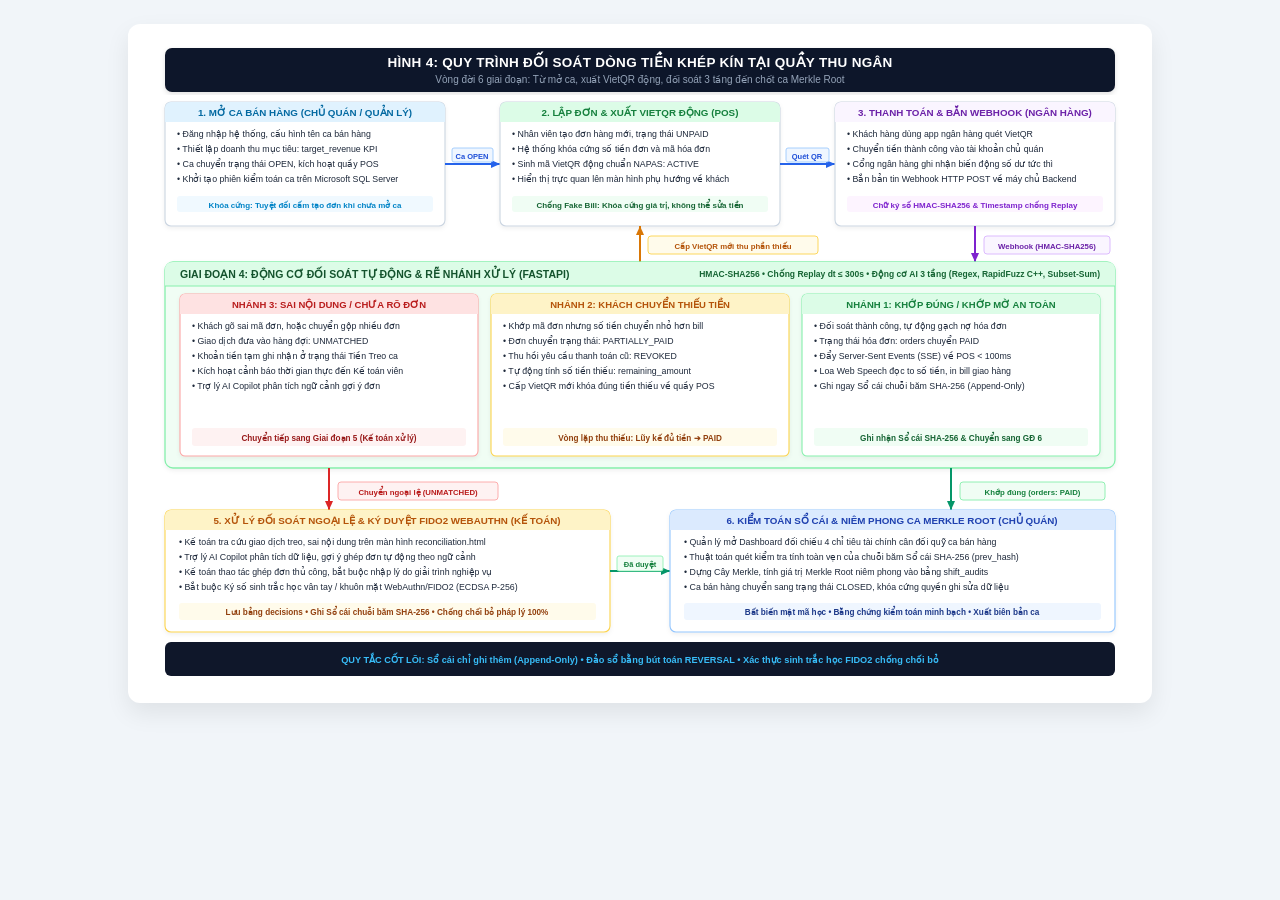
<file: docs/HINH_4_QUY_TRINH_DOI_SOAT.html>
<!DOCTYPE html>
<html lang="vi">
<head>
  <meta charset="UTF-8">
  <title>Hình 4: Quy trình đối soát dòng tiền khép kín tại quầy thu ngân (Bản chuẩn tuyệt đối)</title>
  <style>
    body {
      margin: 0;
      padding: 24px;
      background: #f1f5f9;
      display: flex;
      flex-direction: column;
      align-items: center;
      font-family: -apple-system, BlinkMacSystemFont, 'Segoe UI', Roboto, Helvetica, Arial, sans-serif;
    }
    .wrapper {
      max-width: 1000px;
      width: 100%;
      background: #ffffff;
      box-shadow: 0 10px 25px rgba(0,0,0,0.08);
      border-radius: 12px;
      padding: 12px;
    }
    svg {
      width: 100%;
      height: auto;
      display: block;
    }
  </style>
</head>
<body>
  <div class="wrapper">
    <svg id="reconciliation-process-diagram" viewBox="0 0 1000 655" xmlns="http://www.w3.org/2000/svg" style="background:#ffffff; font-family:'Segoe UI', -apple-system, BlinkMacSystemFont, Roboto, Helvetica, Arial, sans-serif;">
  <defs>
    <!-- Soft Shadows -->
    <filter id="soft-shadow" x="-2%" y="-3%" width="104%" height="108%">
      <feDropShadow dx="0" dy="2" stdDeviation="2" flood-opacity="0.06"/>
    </filter>
    <filter id="header-shadow" x="-1%" y="-3%" width="102%" height="108%">
      <feDropShadow dx="0" dy="2" stdDeviation="2.5" flood-opacity="0.12"/>
    </filter>
  </defs>

  <!-- ============================================================ -->
  <!-- 0. TIÊU ĐỀ QUY TRÌNH (HEADER BANNER)                          -->
  <!-- ============================================================ -->
  <rect x="25" y="12" width="950" height="44" rx="7" fill="#0f172a" filter="url(#header-shadow)"/>
  <text x="500" y="31" fill="#ffffff" font-size="13.5" font-weight="700" text-anchor="middle" letter-spacing="0.3">HÌNH 4: QUY TRÌNH ĐỐI SOÁT DÒNG TIỀN KHÉP KÍN TẠI QUẦY THU NGÂN</text>
  <text x="500" y="47" fill="#94a3b8" font-size="10" font-weight="500" text-anchor="middle">Vòng đời 6 giai đoạn: Từ mở ca, xuất VietQR động, đối soát 3 tầng đến chốt ca Merkle Root</text>

  <!-- ============================================================ -->
  <!-- 1. HÀNG 1: QUẦY THU NGÂN POS & KHÁCH HÀNG (GĐ 1, GĐ 2, GĐ 3)  -->
  <!-- ============================================================ -->

  <!-- Card 1: Giai Đoạn 1 - Mở Ca Bán Hàng (x=25 to 305) -->
  <g transform="translate(25, 66)">
    <rect width="280" height="124" rx="6" fill="#ffffff" stroke="#cbd5e1" stroke-width="1.1" filter="url(#soft-shadow)"/>
    <rect width="280" height="20" rx="6" fill="#e0f2fe"/>
    <path d="M 0 14 L 0 20 L 280 20 L 280 14 Z" fill="#e0f2fe"/>
    <text x="140" y="14" fill="#0369a1" font-size="9.8" font-weight="700" text-anchor="middle">1. MỞ CA BÁN HÀNG (CHỦ QUÁN / QUẢN LÝ)</text>
    <text x="12" y="35" fill="#1e293b" font-size="8.8">• Đăng nhập hệ thống, cấu hình tên ca bán hàng</text>
    <text x="12" y="50" fill="#1e293b" font-size="8.8">• Thiết lập doanh thu mục tiêu: target_revenue KPI</text>
    <text x="12" y="65" fill="#1e293b" font-size="8.8">• Ca chuyển trạng thái OPEN, kích hoạt quầy POS</text>
    <text x="12" y="80" fill="#1e293b" font-size="8.8">• Khởi tạo phiên kiểm toán ca trên Microsoft SQL Server</text>
    <rect x="12" y="94" width="256" height="16" rx="3" fill="#f0f9ff"/>
    <text x="140" y="105.5" fill="#0284c7" font-size="8" font-weight="600" text-anchor="middle">Khóa cứng: Tuyệt đối cấm tạo đơn khi chưa mở ca</text>
  </g>

  <!-- Mũi tên GĐ 1 -> GĐ 2 (x=305 đến 360, tâm y=128) -->
  <line x1="305" y1="128" x2="360" y2="128" stroke="#2563eb" stroke-width="1.8"/>
  <polygon points="360,128 351,124 351,132" fill="#2563eb"/>
  <rect x="312" y="112" width="41" height="14" rx="2" fill="#eff6ff" stroke="#93c5fd" stroke-width="0.8"/>
  <text x="332" y="122.5" fill="#1d4ed8" font-size="7.5" font-weight="700" text-anchor="middle">Ca OPEN</text>

  <!-- Card 2: Giai Đoạn 2 - Lập Đơn & Xuất VietQR Động (x=360 to 640) -->
  <g transform="translate(360, 66)">
    <rect width="280" height="124" rx="6" fill="#ffffff" stroke="#cbd5e1" stroke-width="1.1" filter="url(#soft-shadow)"/>
    <rect width="280" height="20" rx="6" fill="#dcfce7"/>
    <path d="M 0 14 L 0 20 L 280 20 L 280 14 Z" fill="#dcfce7"/>
    <text x="140" y="14" fill="#15803d" font-size="9.8" font-weight="700" text-anchor="middle">2. LẬP ĐƠN &amp; XUẤT VIETQR ĐỘNG (POS)</text>
    <text x="12" y="35" fill="#1e293b" font-size="8.8">• Nhân viên tạo đơn hàng mới, trạng thái UNPAID</text>
    <text x="12" y="50" fill="#1e293b" font-size="8.8">• Hệ thống khóa cứng số tiền đơn và mã hóa đơn</text>
    <text x="12" y="65" fill="#1e293b" font-size="8.8">• Sinh mã VietQR động chuẩn NAPAS: ACTIVE</text>
    <text x="12" y="80" fill="#1e293b" font-size="8.8">• Hiển thị trực quan lên màn hình phụ hướng về khách</text>
    <rect x="12" y="94" width="256" height="16" rx="3" fill="#f0fdf4"/>
    <text x="140" y="105.5" fill="#166534" font-size="8" font-weight="600" text-anchor="middle">Chống Fake Bill: Khóa cứng giá trị, không thể sửa tiền</text>
  </g>

  <!-- Mũi tên GĐ 2 -> GĐ 3 (x=640 đến 695, tâm y=128) -->
  <line x1="640" y1="128" x2="695" y2="128" stroke="#2563eb" stroke-width="1.8"/>
  <polygon points="695,128 686,124 686,132" fill="#2563eb"/>
  <rect x="646" y="112" width="43" height="14" rx="2" fill="#eff6ff" stroke="#93c5fd" stroke-width="0.8"/>
  <text x="667" y="122.5" fill="#1d4ed8" font-size="7.5" font-weight="700" text-anchor="middle">Quét QR</text>

  <!-- Card 3: Giai Đoạn 3 - Thanh Toán & Webhook (x=695 to 975) -->
  <g transform="translate(695, 66)">
    <rect width="280" height="124" rx="6" fill="#ffffff" stroke="#cbd5e1" stroke-width="1.1" filter="url(#soft-shadow)"/>
    <rect width="280" height="20" rx="6" fill="#faf5ff"/>
    <path d="M 0 14 L 0 20 L 280 20 L 280 14 Z" fill="#faf5ff"/>
    <text x="140" y="14" fill="#6b21a8" font-size="9.8" font-weight="700" text-anchor="middle">3. THANH TOÁN &amp; BẮN WEBHOOK (NGÂN HÀNG)</text>
    <text x="12" y="35" fill="#1e293b" font-size="8.8">• Khách hàng dùng app ngân hàng quét VietQR</text>
    <text x="12" y="50" fill="#1e293b" font-size="8.8">• Chuyển tiền thành công vào tài khoản chủ quán</text>
    <text x="12" y="65" fill="#1e293b" font-size="8.8">• Cổng ngân hàng ghi nhận biến động số dư tức thì</text>
    <text x="12" y="80" fill="#1e293b" font-size="8.8">• Bắn bản tin Webhook HTTP POST về máy chủ Backend</text>
    <rect x="12" y="94" width="256" height="16" rx="3" fill="#fdf4ff"/>
    <text x="140" y="105.5" fill="#7e22ce" font-size="8" font-weight="600" text-anchor="middle">Chữ ký số HMAC-SHA256 &amp; Timestamp chống Replay</text>
  </g>

  <!-- Mũi tên GĐ 3 -> GĐ 4 đi XUỐNG (x=835, từ y=190 đến 226) -->
  <line x1="835" y1="190" x2="835" y2="226" stroke="#7e22ce" stroke-width="2"/>
  <polygon points="835,226 831,217 839,217" fill="#7e22ce"/>
  <!-- Nhãn đính kèm mũi tên Webhook (không dùng ký tự mũi tên trong chữ) -->
  <rect x="844" y="200" width="126" height="18" rx="3" fill="#faf5ff" stroke="#d8b4fe" stroke-width="0.9"/>
  <text x="907" y="212.5" fill="#6b21a8" font-size="7.8" font-weight="700" text-anchor="middle">Webhook (HMAC-SHA256)</text>

  <!-- Mũi tên Vòng lặp Nhánh 4B đi LÊN GĐ 2 (x=500, từ y=226 lên y=190) -->
  <line x1="500" y1="226" x2="500" y2="190" stroke="#d97706" stroke-width="2"/>
  <polygon points="500,190 496,199 504,199" fill="#d97706"/>
  <!-- Nhãn đính kèm vòng lặp (không dùng ký tự mũi tên gây nhầm hướng) -->
  <rect x="508" y="200" width="170" height="18" rx="3" fill="#fffbeb" stroke="#fcd34d" stroke-width="0.9"/>
  <text x="593" y="212.5" fill="#b45309" font-size="7.8" font-weight="700" text-anchor="middle">Cấp VietQR mới thu phần thiếu</text>

  <!-- ============================================================ -->
  <!-- 2. HÀNG 2: GIAI ĐOẠN 4 - ĐỘNG CƠ ĐỐI SOÁT TỰ ĐỘNG & RẼ NHÁNH -->
  <!-- ============================================================ -->
  <rect x="25" y="226" width="950" height="206" rx="8" fill="#f0fdf4" stroke="#86efac" stroke-width="1.3" filter="url(#soft-shadow)"/>
  
  <!-- Header Bar Giai Đoạn 4 (Đã sửa lỗi đè chữ, khoảng cách 160px an toàn) -->
  <path d="M 25 234 Q 25 226 33 226 L 967 226 Q 975 226 975 234 L 975 250 L 25 250 Z" fill="#dcfce7"/>
  <text x="40" y="242" fill="#14532d" font-size="10.5" font-weight="700">GIAI ĐOẠN 4: ĐỘNG CƠ ĐỐI SOÁT TỰ ĐỘNG &amp; RẼ NHÁNH XỬ LÝ (FASTAPI)</text>
  <text x="960" y="241" fill="#166534" font-size="8.5" font-weight="600" text-anchor="end">HMAC-SHA256 • Chống Replay dt ≤ 300s • Động cơ AI 3 tầng (Regex, RapidFuzz C++, Subset-Sum)</text>
  <line x1="25" y1="250" x2="975" y2="250" stroke="#86efac" stroke-width="1"/>

  <!-- Sub-Card 4C (Bên trái): Nhánh Sai Nội Dung / Tiền Treo (x=40 to 338, Center=189) -->
  <g transform="translate(40, 258)">
    <rect width="298" height="162" rx="5" fill="#ffffff" stroke="#fca5a5" stroke-width="1.1" filter="url(#soft-shadow)"/>
    <rect width="298" height="20" rx="5" fill="#fee2e2"/>
    <path d="M 0 14 L 0 20 L 298 20 L 298 14 Z" fill="#fee2e2"/>
    <text x="149" y="14" fill="#b91c1c" font-size="9.5" font-weight="700" text-anchor="middle">NHÁNH 3: SAI NỘI DUNG / CHƯA RÕ ĐƠN</text>
    <text x="12" y="35" fill="#1e293b" font-size="8.8">• Khách gõ sai mã đơn, hoặc chuyển gộp nhiều đơn</text>
    <text x="12" y="50" fill="#1e293b" font-size="8.8">• Giao dịch đưa vào hàng đợi: UNMATCHED</text>
    <text x="12" y="65" fill="#1e293b" font-size="8.8">• Khoản tiền tạm ghi nhận ở trạng thái Tiền Treo ca</text>
    <text x="12" y="80" fill="#1e293b" font-size="8.8">• Kích hoạt cảnh báo thời gian thực đến Kế toán viên</text>
    <text x="12" y="95" fill="#1e293b" font-size="8.8">• Trợ lý AI Copilot phân tích ngữ cảnh gợi ý đơn</text>
    <rect x="12" y="134" width="274" height="18" rx="3" fill="#fef2f2"/>
    <text x="149" y="146.5" fill="#991b1b" font-size="8.2" font-weight="700" text-anchor="middle">Chuyển tiếp sang Giai đoạn 5 (Kế toán xử lý)</text>
  </g>

  <!-- Sub-Card 4B (Ở giữa): Nhánh Chuyển Thiếu Tiền (x=351 to 649, Center=500) -->
  <g transform="translate(351, 258)">
    <rect width="298" height="162" rx="5" fill="#ffffff" stroke="#fcd34d" stroke-width="1.1" filter="url(#soft-shadow)"/>
    <rect width="298" height="20" rx="5" fill="#fef3c7"/>
    <path d="M 0 14 L 0 20 L 298 20 L 298 14 Z" fill="#fef3c7"/>
    <text x="149" y="14" fill="#b45309" font-size="9.5" font-weight="700" text-anchor="middle">NHÁNH 2: KHÁCH CHUYỂN THIẾU TIỀN</text>
    <text x="12" y="35" fill="#1e293b" font-size="8.8">• Khớp mã đơn nhưng số tiền chuyển nhỏ hơn bill</text>
    <text x="12" y="50" fill="#1e293b" font-size="8.8">• Đơn chuyển trạng thái: PARTIALLY_PAID</text>
    <text x="12" y="65" fill="#1e293b" font-size="8.8">• Thu hồi yêu cầu thanh toán cũ: REVOKED</text>
    <text x="12" y="80" fill="#1e293b" font-size="8.8">• Tự động tính số tiền thiếu: remaining_amount</text>
    <text x="12" y="95" fill="#1e293b" font-size="8.8">• Cấp VietQR mới khóa đúng tiền thiếu về quầy POS</text>
    <rect x="12" y="134" width="274" height="18" rx="3" fill="#fffbeb"/>
    <text x="149" y="146.5" fill="#92400e" font-size="8.2" font-weight="700" text-anchor="middle">Vòng lặp thu thiếu: Lũy kế đủ tiền ➔ PAID</text>
  </g>

  <!-- Sub-Card 4A (Bên phải): Nhánh Khớp Đúng 100% (x=662 to 960, Center=811) -->
  <g transform="translate(662, 258)">
    <rect width="298" height="162" rx="5" fill="#ffffff" stroke="#86efac" stroke-width="1.1" filter="url(#soft-shadow)"/>
    <rect width="298" height="20" rx="5" fill="#dcfce7"/>
    <path d="M 0 14 L 0 20 L 298 20 L 298 14 Z" fill="#dcfce7"/>
    <text x="149" y="14" fill="#15803d" font-size="9.5" font-weight="700" text-anchor="middle">NHÁNH 1: KHỚP ĐÚNG / KHỚP MỜ AN TOÀN</text>
    <text x="12" y="35" fill="#1e293b" font-size="8.8">• Đối soát thành công, tự động gạch nợ hóa đơn</text>
    <text x="12" y="50" fill="#1e293b" font-size="8.8">• Trạng thái hóa đơn: orders chuyển PAID</text>
    <text x="12" y="65" fill="#1e293b" font-size="8.8">• Đẩy Server-Sent Events (SSE) về POS &lt; 100ms</text>
    <text x="12" y="80" fill="#1e293b" font-size="8.8">• Loa Web Speech đọc to số tiền, in bill giao hàng</text>
    <text x="12" y="95" fill="#1e293b" font-size="8.8">• Ghi ngay Sổ cái chuỗi băm SHA-256 (Append-Only)</text>
    <rect x="12" y="134" width="274" height="18" rx="3" fill="#f0fdf4"/>
    <text x="149" y="146.5" fill="#166534" font-size="8.2" font-weight="700" text-anchor="middle">Ghi nhận Sổ cái SHA-256 &amp; Chuyển sang GĐ 6</text>
  </g>

  <!-- Mũi tên Sub-Card 4C đi XUỐNG GĐ 5 (x=189, từ y=432 đến 474) -->
  <line x1="189" y1="432" x2="189" y2="474" stroke="#dc2626" stroke-width="2"/>
  <polygon points="189,474 185,465 193,465" fill="#dc2626"/>
  <!-- Nhãn đính kèm đường đi xuống GĐ 5 (không có ký tự mũi tên thừa) -->
  <rect x="198" y="446" width="160" height="18" rx="3" fill="#fef2f2" stroke="#fca5a5" stroke-width="0.9"/>
  <text x="278" y="458.5" fill="#b91c1c" font-size="7.8" font-weight="700" text-anchor="middle">Chuyển ngoại lệ (UNMATCHED)</text>

  <!-- Mũi tên Sub-Card 4A đi XUỐNG GĐ 6 (x=811, từ y=432 đến 474) -->
  <line x1="811" y1="432" x2="811" y2="474" stroke="#059669" stroke-width="2"/>
  <polygon points="811,474 807,465 815,465" fill="#059669"/>
  <!-- Nhãn đính kèm đường đi xuống GĐ 6 (không có ký tự mũi tên thừa) -->
  <rect x="820" y="446" width="145" height="18" rx="3" fill="#f0fdf4" stroke="#86efac" stroke-width="0.9"/>
  <text x="892.5" y="458.5" fill="#15803d" font-size="7.8" font-weight="700" text-anchor="middle">Khớp đúng (orders: PAID)</text>

  <!-- ============================================================ -->
  <!-- 3. HÀNG 3: GIAI ĐOẠN 5 & GIAI ĐOẠN 6 (XỬ LÝ NGOẠI LỆ & CHỐT CA) -->
  <!-- ============================================================ -->

  <!-- Card 5: Giai Đoạn 5 - Xử Lý Ngoại Lệ & Ký Sinh Trắc Học (x=25 to 470, rộng 445px) -->
  <g transform="translate(25, 474)">
    <rect width="445" height="122" rx="6" fill="#ffffff" stroke="#fcd34d" stroke-width="1.1" filter="url(#soft-shadow)"/>
    <rect width="445" height="20" rx="6" fill="#fef3c7"/>
    <path d="M 0 14 L 0 20 L 445 20 L 445 14 Z" fill="#fef3c7"/>
    <text x="222" y="14" fill="#b45309" font-size="9.8" font-weight="700" text-anchor="middle">5. XỬ LÝ ĐỐI SOÁT NGOẠI LỆ &amp; KÝ DUYỆT FIDO2 WEBAUTHN (KẾ TOÁN)</text>
    <text x="14" y="35" fill="#1e293b" font-size="8.8">• Kế toán tra cứu giao dịch treo, sai nội dung trên màn hình reconciliation.html</text>
    <text x="14" y="50" fill="#1e293b" font-size="8.8">• Trợ lý AI Copilot phân tích dữ liệu, gợi ý ghép đơn tự động theo ngữ cảnh</text>
    <text x="14" y="65" fill="#1e293b" font-size="8.8">• Kế toán thao tác ghép đơn thủ công, bắt buộc nhập lý do giải trình nghiệp vụ</text>
    <text x="14" y="80" fill="#1e293b" font-size="8.8">• Bắt buộc Ký số sinh trắc học vân tay / khuôn mặt WebAuthn/FIDO2 (ECDSA P-256)</text>
    <rect x="14" y="93" width="417" height="17" rx="3" fill="#fffbeb"/>
    <text x="222" y="105" fill="#92400e" font-size="8.2" font-weight="700" text-anchor="middle">Lưu bảng decisions • Ghi Sổ cái chuỗi băm SHA-256 • Chống chối bỏ pháp lý 100%</text>
  </g>

  <!-- Mũi tên GĐ 5 -> GĐ 6 (x=470 đến 530, tâm y=535) -->
  <line x1="470" y1="535" x2="530" y2="535" stroke="#059669" stroke-width="2"/>
  <polygon points="530,535 521,531 521,539" fill="#059669"/>
  <rect x="477" y="520" width="46" height="15" rx="2" fill="#f0fdf4" stroke="#86efac" stroke-width="0.8"/>
  <text x="500" y="530.5" fill="#15803d" font-size="7.5" font-weight="700" text-anchor="middle">Đã duyệt</text>

  <!-- Card 6: Giai Đoạn 6 - Kiểm Toán Sổ Cái & Chốt Ca Merkle (x=530 to 975, rộng 445px) -->
  <g transform="translate(530, 474)">
    <rect width="445" height="122" rx="6" fill="#ffffff" stroke="#93c5fd" stroke-width="1.1" filter="url(#soft-shadow)"/>
    <rect width="445" height="20" rx="6" fill="#dbeafe"/>
    <path d="M 0 14 L 0 20 L 445 20 L 445 14 Z" fill="#dbeafe"/>
    <text x="222" y="14" fill="#1e40af" font-size="9.8" font-weight="700" text-anchor="middle">6. KIỂM TOÁN SỔ CÁI &amp; NIÊM PHONG CA MERKLE ROOT (CHỦ QUÁN)</text>
    <text x="14" y="35" fill="#1e293b" font-size="8.8">• Quản lý mở Dashboard đối chiếu 4 chỉ tiêu tài chính cân đối quỹ ca bán hàng</text>
    <text x="14" y="50" fill="#1e293b" font-size="8.8">• Thuật toán quét kiểm tra tính toàn vẹn của chuỗi băm Sổ cái SHA-256 (prev_hash)</text>
    <text x="14" y="65" fill="#1e293b" font-size="8.8">• Dựng Cây Merkle, tính giá trị Merkle Root niêm phong vào bảng shift_audits</text>
    <text x="14" y="80" fill="#1e293b" font-size="8.8">• Ca bán hàng chuyển sang trạng thái CLOSED, khóa cứng quyền ghi sửa dữ liệu</text>
    <rect x="14" y="93" width="417" height="17" rx="3" fill="#eff6ff"/>
    <text x="222" y="105" fill="#1e3a8a" font-size="8.2" font-weight="700" text-anchor="middle">Bất biến mật mã học • Bằng chứng kiểm toán minh bạch • Xuất biên bản ca</text>
  </g>

  <!-- ============================================================ -->
  <!-- 4. BANNER TỔNG KẾT LUỒNG VẬN HÀNH (FOOTER SUMMARY)           -->
  <!-- ============================================================ -->
  <rect x="25" y="606" width="950" height="34" rx="6" fill="#0f172a"/>
  <text x="500" y="627" fill="#38bdf8" font-size="9.2" font-weight="700" text-anchor="middle">QUY TẮC CỐT LÕI: Sổ cái chỉ ghi thêm (Append-Only) • Đảo sổ bằng bút toán REVERSAL • Xác thực sinh trắc học FIDO2 chống chối bỏ</text>
</svg>
  </div>
</body>
</html>
</file>
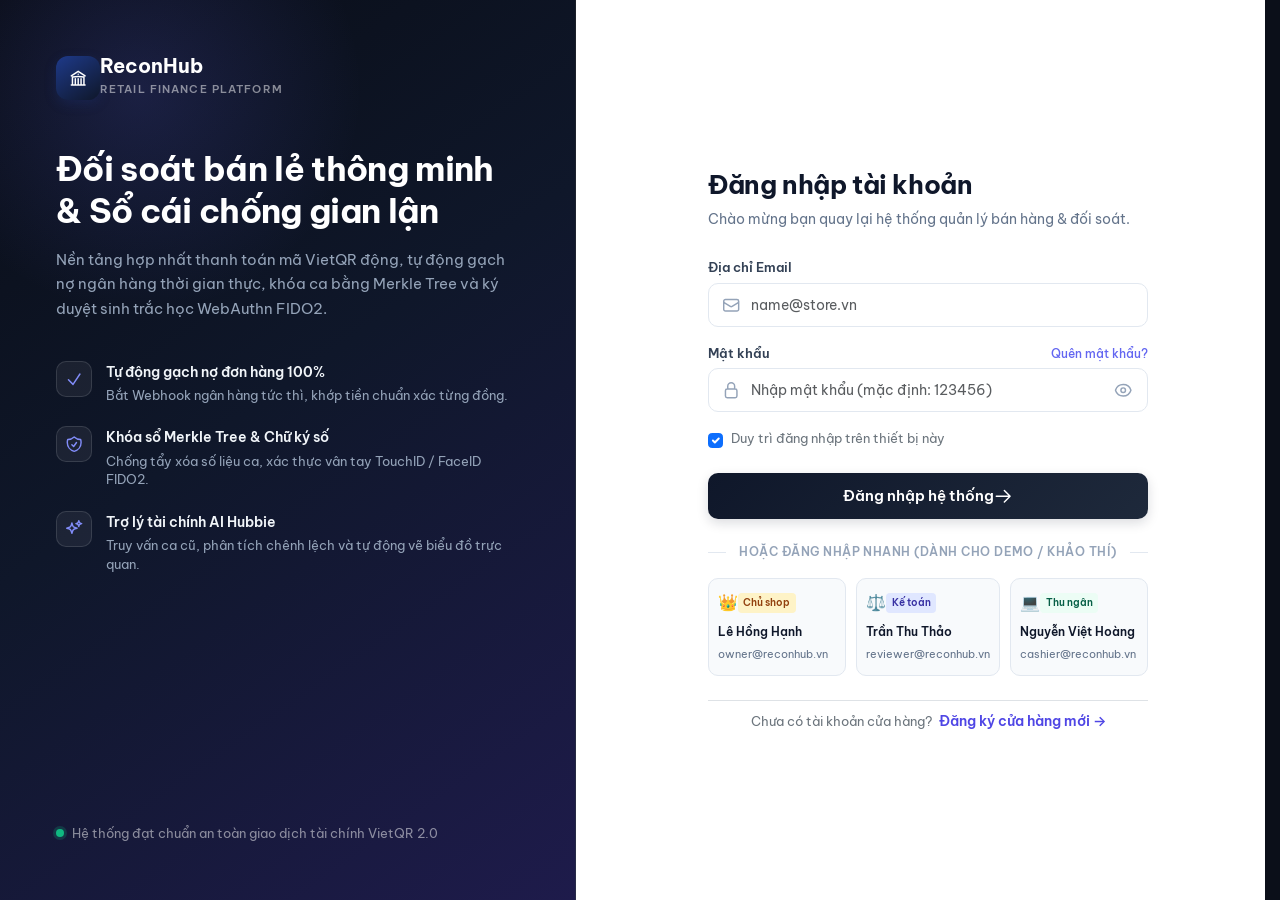
<file: frontend/archive.html>
<!DOCTYPE html>
<html lang="vi">
<head>
    <!-- Kiểm tra phiên đăng nhập tức thì (Auth Guard) -->
    <script>
        if (!localStorage.getItem("reconhub_token")) {
            window.location.replace("login.html");
        }
    </script>

    <meta charset="UTF-8">
    <meta name="viewport" content="width=device-width, initial-scale=1.0">
    <title>Kho Lưu Trữ Ca Bán Hàng — VietQR ReconHub</title>
    <link rel="preconnect" href="https://fonts.googleapis.com">
    <link rel="preconnect" href="https://fonts.gstatic.com" crossorigin>
    <link href="https://fonts.googleapis.com/css2?family=Be+Vietnam+Pro:wght@400;500;600;700&family=JetBrains+Mono:wght@500;600;700&display=swap" rel="stylesheet">
    <link href="https://cdn.jsdelivr.net/npm/bootstrap@5.3.3/dist/css/bootstrap.min.css" rel="stylesheet">
    <link href="css/styles.css?v=20261030_v2" rel="stylesheet">
</head>
<body>

    <!-- Thanh điều hướng ứng dụng -->
    <div id="app-navbar"></div>

    <main class="py-4">
        <div class="container shift-page-wrapper">

            <!-- 1. TIÊU ĐỀ TRANG KHO LƯU TRỮ -->
            <div class="d-flex flex-wrap align-items-center justify-content-between gap-3 mb-4" data-gsap="card">
                <div class="d-flex align-items-center gap-2">
                    <a href="index.html" class="btn-recon-white" style="height: 38px;">
                        <svg class="hi-icon hi-icon-sm" viewBox="0 0 24 24" fill="none" stroke="currentColor">
                            <path stroke-linecap="round" stroke-linejoin="round" d="M10.5 19.5 3 12m0 0 7.5-7.5M3 12h18" />
                        </svg>
                        <span>Quay lại Ca làm việc</span>
                    </a>
                </div>
            </div>

            <!-- 2. THANH CÔNG CỤ BỘ LỌC NGÀY THÁNG & TÌM KIẾM -->
            <section class="shift-create-card mb-4" data-gsap="card">
                <div class="d-flex flex-wrap align-items-center justify-content-between gap-3 pb-3 border-bottom">
                    <div class="d-flex align-items-center gap-2">
                        <span class="shift-icon-box is-closed" style="width: 32px; height: 32px;">
                            <svg class="hi-icon hi-icon-sm" viewBox="0 0 24 24" fill="none" stroke="currentColor" stroke-width="2">
                                <path stroke-linecap="round" stroke-linejoin="round" d="m20.25 7.5-.625 10.632a2.25 2.25 0 0 1-2.247 2.118H6.622a2.25 2.25 0 0 1-2.247-2.118L3.75 7.5M10 11.25h4M3.375 7.5h17.25c.621 0 1.125-.504 1.125-1.125v-1.5c0-.621-.504-1.125-1.125-1.125H3.375c-.621 0-1.125.504-1.125 1.125v1.5c0 .621.504 1.125 1.125 1.125Z" />
                            </svg>
                        </span>
                        <div>
                            <h2 class="h6 fw-bold mb-0 text-dark">Bộ lọc tra cứu kho lưu trữ</h2>
                            <div class="text-secondary small" style="font-size: 0.78rem;">Lọc chính xác theo dải ngày hoặc tháng phát sinh ca</div>
                        </div>
                    </div>

                    <div class="d-flex flex-wrap align-items-center gap-2">
                        <select id="archive-preset-select" class="form-select form-select-sm border-secondary-subtle rounded-3" style="width: auto; min-width: 140px; height: 38px; font-weight: 500;">
                            <option value="ALL">Tất cả thời gian</option>
                            <option value="TODAY">Hôm nay</option>
                            <option value="THIS_WEEK">Tuần này</option>
                            <option value="THIS_MONTH">Tháng này</option>
                            <option value="LAST_MONTH">Tháng trước</option>
                        </select>

                        <button type="button" class="btn-shift-refresh" id="btn-refresh-archive" title="Làm mới dữ liệu">
                            ↻
                        </button>
                    </div>
                </div>

                <!-- Hàng điều khiển thời gian chi tiết & Tìm kiếm -->
                <div class="row g-3 align-items-center mt-2">
                    <div class="col-12 col-md-3">
                        <label class="shift-metric-label mb-1">Từ ngày</label>
                        <input type="date" id="archive-from-date" class="form-control form-control-sm border-secondary-subtle rounded-3" style="height: 38px;">
                    </div>
                    <div class="col-12 col-md-3">
                        <label class="shift-metric-label mb-1">Đến ngày</label>
                        <input type="date" id="archive-to-date" class="form-control form-control-sm border-secondary-subtle rounded-3" style="height: 38px;">
                    </div>
                    <div class="col-12 col-md-6">
                        <label class="shift-metric-label mb-1">Tìm kiếm ca</label>
                        <div class="pos-search-wrapper" style="width: 100%;">
                            <svg class="hi-icon hi-icon-sm pos-search-icon" viewBox="0 0 24 24" fill="none" stroke="currentColor" stroke-width="2">
                                <path stroke-linecap="round" stroke-linejoin="round" d="m21 21-5.197-5.197m0 0A7.5 7.5 0 1 0 5.196 5.196a7.5 7.5 0 0 0 10.607 10.607Z"/>
                            </svg>
                            <input type="search" id="archive-search-shift" class="form-control pos-search-input" placeholder="Nhập tên ca hoặc mã CA-xxxx..." style="height: 38px;">
                        </div>
                    </div>
                </div>

                <!-- Thống kê nhanh kho lưu trữ -->
                <div class="pos-kpi-summary-row mt-3">
                    <div class="pos-kpi-item">
                        <span class="pos-kpi-label">Số ca lưu trữ</span>
                        <div class="pos-kpi-val font-numeric text-dark" id="archived-stat-count">0 ca</div>
                    </div>
                    <div class="pos-kpi-item">
                        <span class="pos-kpi-label">Tổng doanh thu lưu trữ</span>
                        <div class="pos-kpi-val font-numeric text-dark" id="archived-stat-revenue">0 ₫</div>
                    </div>
                    <div class="pos-kpi-item">
                        <span class="pos-kpi-label">Tổng đơn hợp lệ</span>
                        <div class="pos-kpi-val font-numeric text-success" id="archived-stat-orders">0 đơn</div>
                    </div>
                    <div class="pos-kpi-item">
                        <span class="pos-kpi-label">Tính toàn vẹn Merkle</span>
                        <div class="pos-kpi-val font-numeric text-success" id="archived-stat-integrity">100% Niêm phong</div>
                    </div>
                </div>
            </section>

            <!-- 3. DANH SÁCH CÁC CA TRONG KHO LƯU TRỮ -->
            <section data-gsap="card">
                <div class="d-flex align-items-center justify-content-between mb-3">
                    <h2 class="h6 fw-bold mb-0 text-dark">Lịch sử ca đã lưu trữ</h2>
                    <span class="text-secondary small" id="archived-list-status-label">Đang tải danh sách...</span>
                </div>

                <div class="d-flex flex-column gap-3" id="archived-shifts-container">
                    <div class="text-center py-5 text-secondary bg-white rounded-4 border">
                        Đang tải danh sách ca từ kho lưu trữ...
                    </div>
                </div>
            </section>

        </div>
    </main>

    <!-- HỘP THOẠI: XEM BẰNG CHỨNG KIỂM TOÁN MERKLE CỦA CA LƯU TRỮ -->
    <div class="modal fade" id="merkleAuditModal" tabindex="-1" aria-hidden="true">
        <div class="modal-dialog modal-dialog-centered" style="max-width: 580px;">
            <div class="modal-content border-0 shadow-lg" style="border-radius: 20px;">
                <div class="modal-header border-bottom pb-3 pt-3 px-4">
                    <div class="d-flex align-items-center gap-2">
                        <span class="shift-icon-box" style="width:34px;height:34px;background:#f0fdf4;color:#16a34a;border:1px solid #bbf7d0;">
                            <svg class="hi-icon hi-icon-sm" viewBox="0 0 24 24" fill="none" stroke="currentColor" stroke-width="2">
                                <path d="M9 12.75 11.25 15 15 9.75m-3-7.036A11.959 11.959 0 0 1 3.598 6 11.99 11.99 0 0 0 3 9.749c0 5.592 3.824 10.29 9 11.623 5.176-1.332 9-6.03 9-11.622 0-1.31-.21-2.571-.598-3.751h-.152c-3.196 0-6.1-1.248-8.25-3.285Z"/>
                            </svg>
                        </span>
                        <div>
                            <h3 class="h6 fw-bold mb-0 text-dark">Chứng Chỉ Kiểm Toán Merkle Tree</h3>
                            <span class="text-secondary small" id="merkle-modal-shift-name">Ca làm việc</span>
                        </div>
                    </div>
                    <button type="button" class="btn-close" data-bs-dismiss="modal" aria-label="Đóng"></button>
                </div>
                <div class="modal-body px-4 pb-4 pt-3" id="merkle-modal-body">
                    <div class="text-center py-4 text-secondary small">Đang tải chứng chỉ Merkle...</div>
                </div>
            </div>
        </div>
    </div>

    <!-- HỘP THOẠI: CHI TIẾT CA LƯU TRỮ -->
    <div class="modal fade" id="archivedShiftDetailModal" tabindex="-1" aria-hidden="true">
        <div class="modal-dialog modal-dialog-centered">
            <div class="modal-content border-0 shadow-lg" style="border-radius: 18px;">
                <div class="modal-header border-bottom pb-3 pt-4 px-4">
                    <h3 class="h5 fw-bold mb-0">Thông Tin Chi Tiết Ca Lưu Trữ</h3>
                    <button type="button" class="btn-close" data-bs-dismiss="modal" aria-label="Đóng"></button>
                </div>
                <div class="modal-body px-4 pb-4 pt-3" id="archived-shift-detail-body"></div>
            </div>
        </div>
    </div>

    <div id="app-footer"></div>

    <script src="https://cdn.jsdelivr.net/npm/bootstrap@5.3.3/dist/js/bootstrap.bundle.min.js"></script>
    <script src="https://cdnjs.cloudflare.com/ajax/libs/gsap/3.12.5/gsap.min.js"></script>
    <script src="js/api.js?v=20261030_v2"></script>
    <script src="js/archive.js"></script>
    <script>
        document.addEventListener("DOMContentLoaded", () => {
            renderNavbar("archive");
            renderFooter();
            initPageAnimations();
            initArchivePage();
        });
    </script>
</body>
</html>
</file>
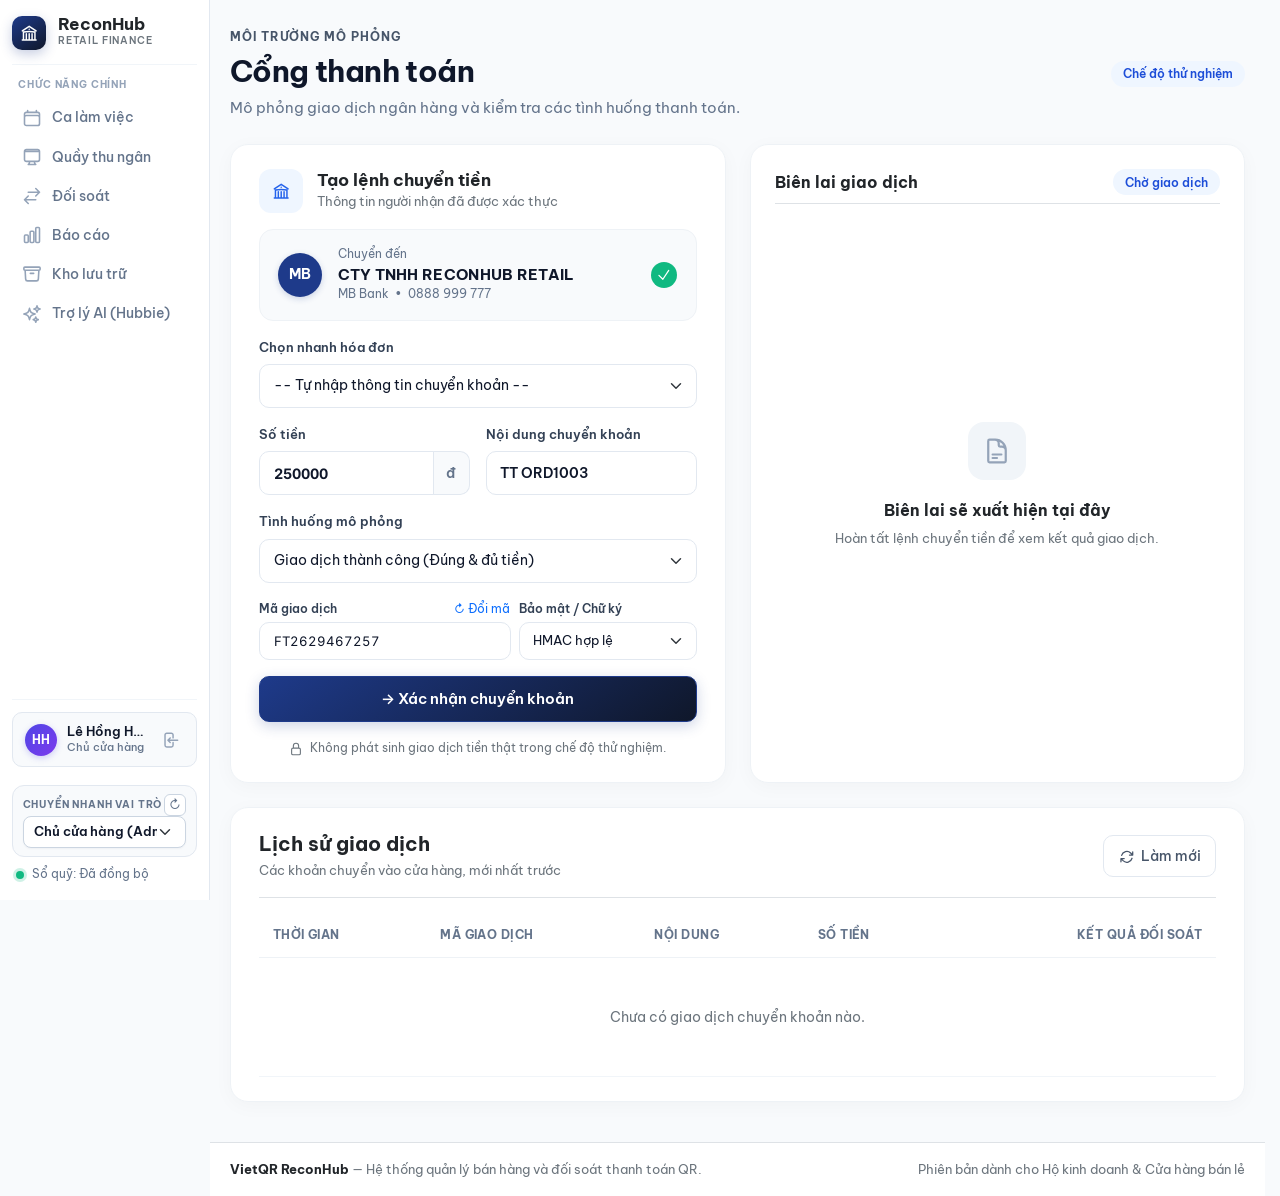
<file: frontend/bank-simulator.html>
<!DOCTYPE html>
<html lang="vi">
<head>
    <meta charset="UTF-8">
    <meta name="viewport" content="width=device-width, initial-scale=1.0">
    <title>Cổng Thanh Toán Ngân Hàng — VietQR ReconHub</title>

    <!-- Google Fonts: Be Vietnam Pro & Inter -->
    <link rel="preconnect" href="https://fonts.googleapis.com">
    <link rel="preconnect" href="https://fonts.gstatic.com" crossorigin>
    <link href="https://fonts.googleapis.com/css2?family=Be+Vietnam+Pro:wght@400;500;600;700&family=Inter:wght@400;500;600;700&display=swap" rel="stylesheet">

    <!-- Bootstrap 5.3 CSS -->
    <link href="https://cdn.jsdelivr.net/npm/bootstrap@5.3.3/dist/css/bootstrap.min.css" rel="stylesheet">
    <link href="css/styles.css" rel="stylesheet">
</head>
<body>

    <!-- Thanh điều hướng ứng dụng -->
    <div id="app-navbar"></div>

    <main class="py-4">
        <div class="container shift-page-wrapper">

            <!-- ===============================================================
                 TIÊU ĐỀ TRANG: MÔI TRƯỜNG MÔ PHỎNG / CỔNG THANH TOÁN
                 =============================================================== -->
            <div class="d-flex flex-wrap align-items-center justify-content-between gap-3 mb-4" data-gsap="card">
                <div>
                    <div class="shift-eyebrow">MÔI TRƯỜNG MÔ PHỎNG</div>
                    <h1 class="shift-main-title mb-1">Cổng thanh toán</h1>
                    <p class="shift-sub-title mb-0">Mô phỏng giao dịch ngân hàng và kiểm tra các tình huống thanh toán.</p>
                </div>
                <div>
                    <span class="pos-status-pill pos-status-unpaid">Chế độ thử nghiệm</span>
                </div>
            </div>

            <!-- ===============================================================
                 KHỐI TRÊN: FORM TẠO LỆNH CHUYỂN TIỀN & BIÊN LAI GIAO DỊCH
                 =============================================================== -->
            <div class="row g-4 align-items-stretch">

                <!-- Cột trái (6/12): Tạo lệnh chuyển tiền -->
                <div class="col-12 col-lg-6" data-gsap="card">
                    <section class="shift-create-card h-100">
                        <!-- Header thẻ -->
                        <div class="shift-create-card-header mb-3">
                            <div class="shift-create-icon-badge">
                                <svg class="hi-icon" viewBox="0 0 24 24" fill="none" stroke="currentColor" stroke-width="2" stroke-linecap="round" stroke-linejoin="round">
                                    <path d="M12 21v-8.25M15.75 21v-8.25M8.25 21v-8.25M3 9l9-6 9 6m-1.5 12V10.332A48.36 48.36 0 0 0 12 9.75c-2.551 0-5.056.2-7.5.582V21M3 21h18M12 6.75h.008v.008H12V6.75Z"/>
                                </svg>
                            </div>
                            <div>
                                <h2 class="h6 fw-bold mb-0 text-dark" style="font-size: 1.05rem;">Tạo lệnh chuyển tiền</h2>
                                <p class="text-secondary small mb-0">Thông tin người nhận đã được xác thực</p>
                            </div>
                        </div>

                        <!-- Khung thông tin tài khoản người nhận (Beneficiary Account Box) -->
                        <div class="sim-bank-account-box mb-3">
                            <div class="d-flex align-items-center justify-content-between">
                                <div class="d-flex align-items-center gap-3">
                                    <div class="sim-bank-avatar">
                                        MB
                                    </div>
                                    <div>
                                        <div class="sim-bank-label">Chuyển đến</div>
                                        <div class="sim-bank-name">CTY TNHH RECONHUB RETAIL</div>
                                        <div class="sim-bank-sub">MB Bank &nbsp;•&nbsp; 0888 999 777</div>
                                    </div>
                                </div>
                                <div class="sim-bank-check-icon">
                                    <svg class="hi-icon hi-icon-sm" viewBox="0 0 24 24" fill="none" stroke="currentColor" stroke-width="2.5" stroke-linecap="round" stroke-linejoin="round">
                                        <path d="m4.5 12.75 6 6 9-13.5"/>
                                    </svg>
                                </div>
                            </div>
                        </div>

                        <!-- Form nhập liệu -->
                        <form id="mock-bank-form" novalidate>
                            <!-- 1. Chọn nhanh hóa đơn -->
                            <div class="mb-3">
                                <label for="sim-order-select" class="shift-input-label">Chọn nhanh hóa đơn</label>
                                <select id="sim-order-select" class="form-select shift-input">
                                    <option value="">-- Tự nhập thông tin chuyển khoản --</option>
                                </select>
                            </div>

                            <!-- 2. Hàng: Số tiền & Nội dung chuyển khoản -->
                            <div class="row g-3 mb-3">
                                <div class="col-12 col-sm-6">
                                    <label for="sim-amount" class="shift-input-label">Số tiền</label>
                                    <div class="input-group">
                                        <input type="number" id="sim-amount" class="form-control shift-input font-numeric fw-bold" required min="1000" step="1000" value="250000">
                                        <span class="input-group-text shift-input-addon">đ</span>
                                    </div>
                                </div>
                                <div class="col-12 col-sm-6">
                                    <label for="sim-transfer-content" class="shift-input-label">Nội dung chuyển khoản</label>
                                    <input type="text" id="sim-transfer-content" class="form-control shift-input fw-semibold" required value="TT ORD1003">
                                </div>
                            </div>

                            <!-- 3. Tình huống mô phỏng -->
                            <div class="mb-3">
                                <label for="sim-scenario-select" class="shift-input-label">Tình huống mô phỏng</label>
                                <select id="sim-scenario-select" class="form-select shift-input">
                                    <option value="TC02_EXACT" selected>Giao dịch thành công (Đúng &amp; đủ tiền)</option>
                                    <option value="TC03_PARTIAL">Chuyển thiếu tiền (Trả trước 1 phần)</option>
                                    <option value="TC04_OVERPAID">Chuyển dư tiền (Tách riêng tiền thừa)</option>
                                    <option value="TC05_WRONG_CODE">Sai nội dung (Quên ghi mã đơn)</option>
                                </select>
                            </div>

                            <!-- 4. Mã giao dịch & Chế độ gửi (Tùy chọn nâng cao) -->
                            <div class="row g-2 mb-3">
                                <div class="col-7">
                                    <div class="d-flex justify-content-between align-items-center mb-1">
                                        <label for="sim-reference-code" class="shift-input-label mb-0" style="font-size:0.75rem;">Mã giao dịch</label>
                                        <button type="button" class="btn btn-link btn-sm p-0 text-decoration-none" id="btn-gen-ref-code" style="font-size: 0.72rem;">
                                            ↻ Đổi mã
                                        </button>
                                    </div>
                                    <input type="text" id="sim-reference-code" class="form-control shift-input font-numeric" style="height: 38px; font-size: 0.82rem;" required value="FT2629488101">
                                </div>
                                <div class="col-5">
                                    <label for="sim-test-mode" class="shift-input-label mb-1" style="font-size:0.75rem;">Bảo mật / Chữ ký</label>
                                    <select id="sim-test-mode" class="form-select shift-input" style="height: 38px; font-size: 0.82rem;">
                                        <option value="STANDARD">HMAC hợp lệ</option>
                                        <option value="INVALID_HMAC">Sai chữ ký số</option>
                                        <option value="CONCURRENT_DUPLICATE">Gửi trùng 2 lần</option>
                                        <option value="REPLAY_ATTACK">Tấn công phát lại</option>
                                    </select>
                                </div>
                            </div>

                            <div id="sim-form-error" class="alert alert-danger py-2 px-3 small d-none mb-3" role="alert"></div>

                            <button type="submit" class="btn-pos-create w-100 py-3" id="btn-trigger-transfer">
                                <span>→ Xác nhận chuyển khoản</span>
                            </button>

                            <div class="text-center text-secondary small mt-3" style="font-size: 0.78rem;">
                                <svg class="hi-icon hi-icon-sm text-secondary me-1" viewBox="0 0 24 24" fill="none" stroke="currentColor" stroke-width="2" style="width: 14px; height: 14px;">
                                    <path stroke-linecap="round" stroke-linejoin="round" d="M16.5 10.5V6.75a4.5 4.5 0 1 0-9 0v3.75m-.75 11.25h10.5a2.25 2.25 0 0 0 2.25-2.25v-6.75a2.25 2.25 0 0 0-2.25-2.25H6.75a2.25 2.25 0 0 0-2.25 2.25v6.75a2.25 2.25 0 0 0 2.25 2.25Z" />
                                </svg>
                                <span>Không phát sinh giao dịch tiền thật trong chế độ thử nghiệm.</span>
                            </div>
                        </form>
                    </section>
                </div>

                <!-- Cột phải (6/12): Biên lai giao dịch -->
                <div class="col-12 col-lg-6" data-gsap="card">
                    <section class="sim-receipt-card h-100">
                        <div class="d-flex align-items-center justify-content-between pb-2 mb-2 border-bottom">
                            <h2 class="h6 fw-bold mb-0 text-dark">Biên lai giao dịch</h2>
                            <span class="pos-status-pill pos-status-unpaid" id="inspector-http-status">Chờ giao dịch</span>
                        </div>

                        <div id="inspector-friendly-box" class="flex-grow-1 d-flex flex-column justify-content-center">
                            <div class="sim-empty-receipt">
                                <div class="sim-empty-icon">
                                    <svg class="hi-icon" viewBox="0 0 24 24" fill="none" stroke="currentColor" stroke-width="1.8" style="width: 28px; height: 28px;">
                                        <path stroke-linecap="round" stroke-linejoin="round" d="M19.5 14.25v-2.625a3.375 3.375 0 0 0-3.375-3.375h-1.5A1.125 1.125 0 0 1 13.5 7.125v-1.5a3.375 3.375 0 0 0-3.375-3.375H8.25m0 12.75h7.5m-7.5 3H12M10.5 2.25H5.625c-.621 0-1.125.504-1.125 1.125v17.25c0 .621.504 1.125 1.125 1.125h12.75c.621 0 1.125-.504 1.125-1.125V11.25a9 9 0 0 0-9-9Z"/>
                                    </svg>
                                </div>
                                <div class="fw-bold text-dark mb-1" style="font-size: 1rem;">Biên lai sẽ xuất hiện tại đây</div>
                                <p class="text-secondary small mb-0">Hoàn tất lệnh chuyển tiền để xem kết quả giao dịch.</p>
                            </div>
                        </div>
                    </section>
                </div>

            </div>

            <!-- ===============================================================
                 KHỐI DƯỚI: BẢNG LỊCH SỬ GIAO DỊCH TOÀN BỘ (FULL WIDTH)
                 =============================================================== -->
            <div class="row mt-4" data-gsap="card">
                <div class="col-12">
                    <section class="shift-create-card">
                        <div class="d-flex flex-wrap align-items-center justify-content-between gap-2 pb-3 mb-3 border-bottom">
                            <div>
                                <h2 class="h5 fw-bold mb-1 text-dark">Lịch sử giao dịch</h2>
                                <p class="text-secondary small mb-0">Các khoản chuyển vào cửa hàng, mới nhất trước</p>
                            </div>
                            <button type="button" class="btn-shift-refresh" id="btn-refresh-bank-tx" title="Làm mới">
                                <svg class="hi-icon hi-icon-sm" viewBox="0 0 24 24" fill="none" stroke="currentColor" stroke-width="2">
                                    <path stroke-linecap="round" stroke-linejoin="round" d="M16.023 9.348h4.992v-.001M2.985 19.644v-4.992m0 0h4.992m-4.993 0 3.181 3.183a8.25 8.25 0 0 0 13.803-3.7M4.031 9.865a8.25 8.25 0 0 1 13.803-3.7l3.181 3.182m0-4.991v4.99"/>
                                </svg>
                                <span>Làm mới</span>
                            </button>
                        </div>

                        <div class="table-responsive">
                            <table class="pos-modern-table">
                                <thead>
                                    <tr>
                                        <th>THỜI GIAN</th>
                                        <th>MÃ GIAO DỊCH</th>
                                        <th>NỘI DUNG</th>
                                        <th>SỐ TIỀN</th>
                                        <th class="text-end">KẾT QUẢ ĐỐI SOÁT</th>
                                    </tr>
                                </thead>
                                <tbody id="sim-bank-tx-tbody">
                                    <tr>
                                        <td colspan="5" class="text-center py-5 text-secondary">
                                            Đang tải lịch sử giao dịch...
                                        </td>
                                    </tr>
                                </tbody>
                            </table>
                        </div>
                    </section>
                </div>
            </div>

        </div>
    </main>

    <div id="app-footer"></div>

    <script src="https://cdn.jsdelivr.net/npm/bootstrap@5.3.3/dist/js/bootstrap.bundle.min.js"></script>
    <script src="https://cdnjs.cloudflare.com/ajax/libs/gsap/3.12.5/gsap.min.js"></script>
    <script src="js/api.js"></script>
    <script src="js/tts_speaker.js"></script>
    <script src="js/bank_simulator.js"></script>
    <script>
        document.addEventListener("DOMContentLoaded", () => {
            renderNavbar("simulator");
            renderFooter();
            initPageAnimations();
            initBankSimulatorPage();
        });
    </script>
</body>
</html>
</file>
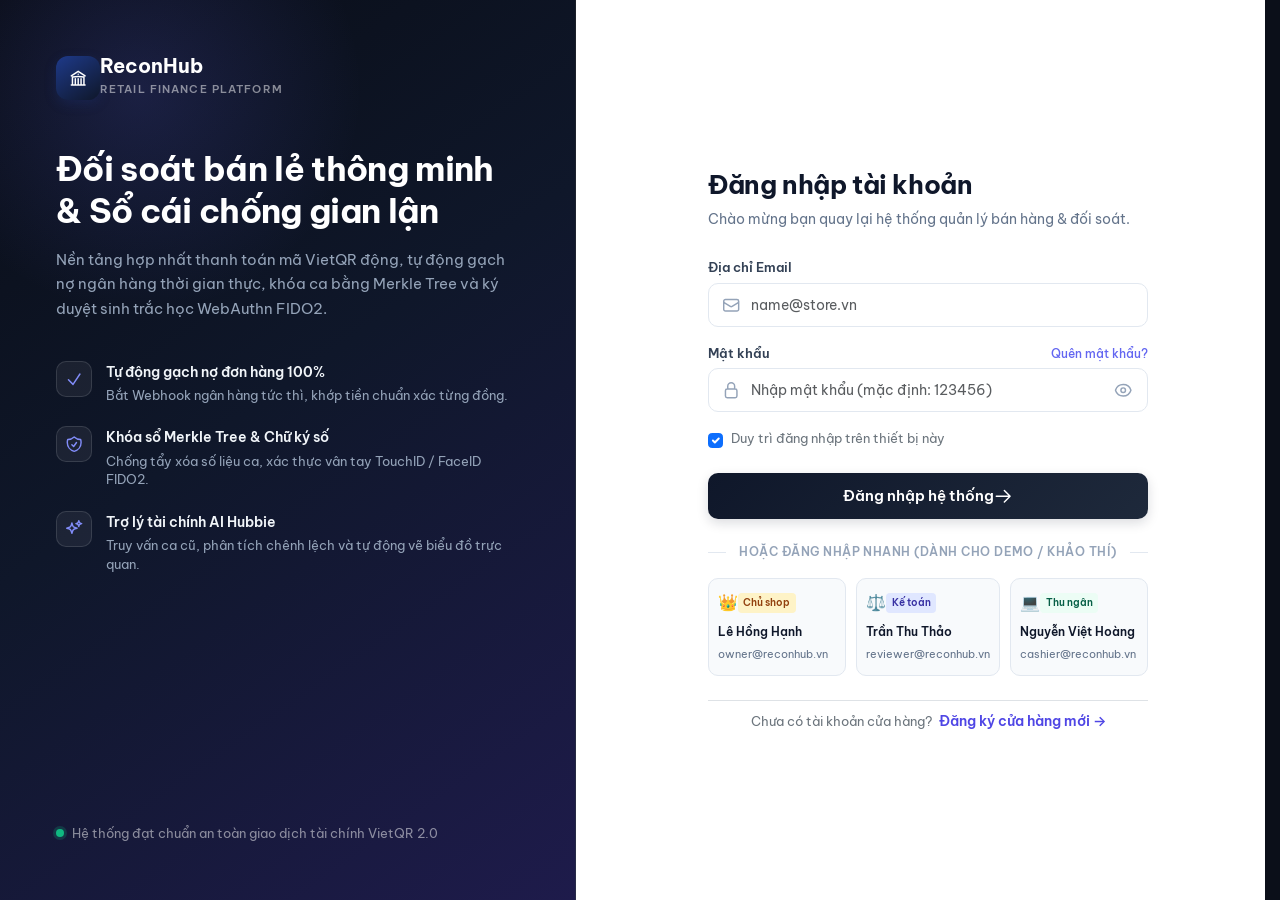
<file: frontend/chatbot.html>
<!DOCTYPE html>
<html lang="vi">
<head>
    <meta charset="UTF-8">
    <meta http-equiv="refresh" content="0; url=hubbie.html">
    <title>Đang chuyển đến Trợ lý AI Hubbie — ReconHub</title>
</head>
<body>
    <p>Đang chuyển hướng sang <a href="hubbie.html">Trợ lý AI (Hubbie)</a>...</p>
    <script>window.location.replace("hubbie.html");</script>
</body>
</html>
</file>
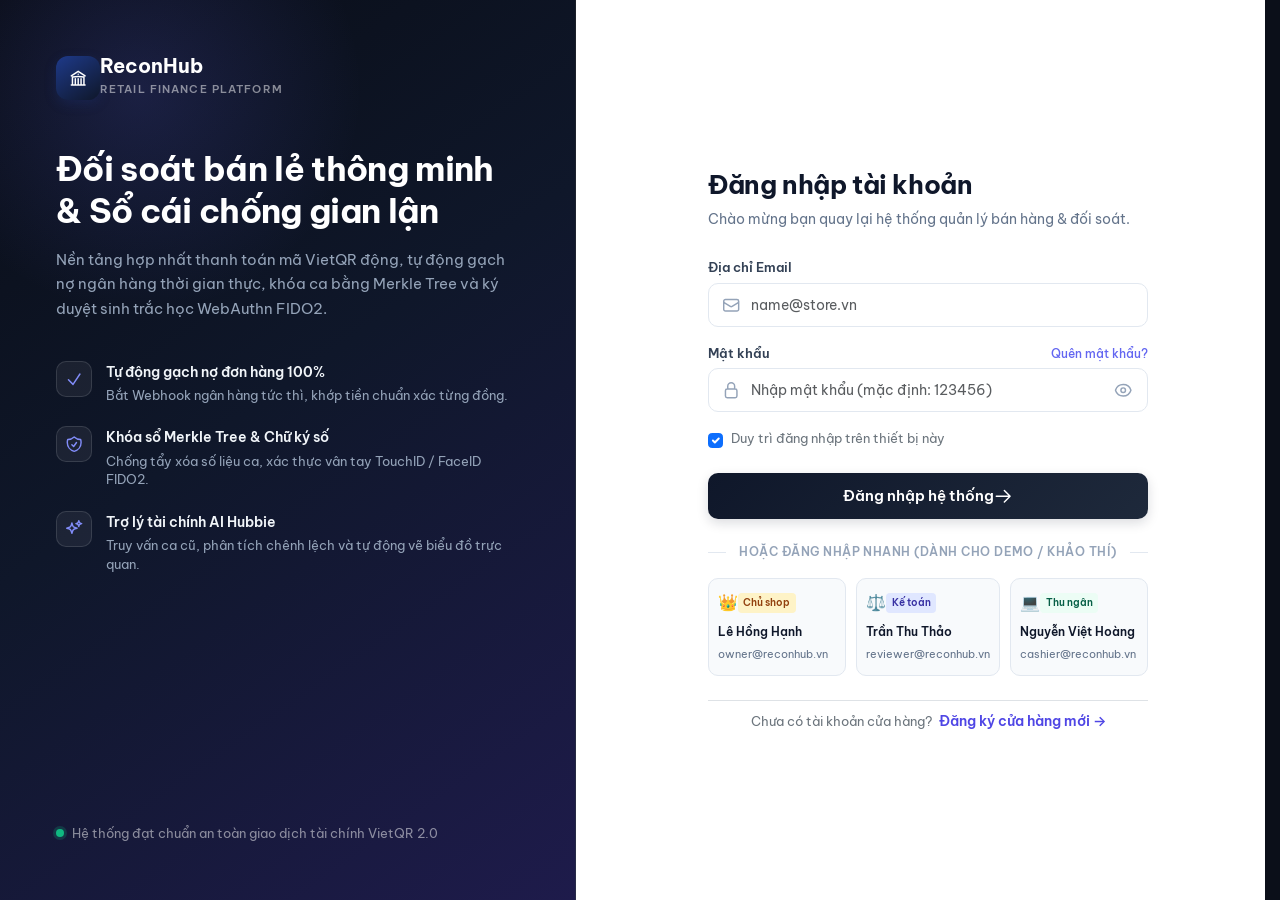
<file: frontend/hubbie.html>
<!DOCTYPE html>
<html lang="vi">
<head>
    <!-- Kiểm tra phiên đăng nhập tức thì (Auth Guard) -->
    <script>
        if (!localStorage.getItem("reconhub_token")) {
            window.location.replace("login.html");
        }
    </script>

    <meta charset="UTF-8">
    <meta name="viewport" content="width=device-width, initial-scale=1.0">
    <title>Trợ lý AI Hubbie — VietQR ReconHub</title>
    <link rel="preconnect" href="https://fonts.googleapis.com">
    <link rel="preconnect" href="https://fonts.gstatic.com" crossorigin>
    <link href="https://fonts.googleapis.com/css2?family=Be+Vietnam+Pro:wght@400;500;600;700&family=JetBrains+Mono:wght@500;600;700&display=swap" rel="stylesheet">
    <link href="https://cdn.jsdelivr.net/npm/bootstrap@5.3.3/dist/css/bootstrap.min.css" rel="stylesheet">
    <link href="css/styles.css?v=20261030_v2" rel="stylesheet">
</head>
<body>

    <!-- Thanh điều hướng chính bên trái của hệ thống ReconHub -->
    <div id="app-navbar"></div>

    <main class="py-3">
        <div class="container-fluid px-lg-4 shift-page-wrapper">

            <!-- KHUNG CHATBOT TOÀN DIỆN TINH GỌN (COLLAPSIBLE SIDEBAR + CENTERED READING CANVAS) -->
            <div class="hubbie-main-card shadow-sm" data-gsap="card">

                <!-- SIDEBAR LỊCH SỬ HỘI THOẠI (ẨN MẶC ĐỊNH, BẬT MỞ LINH HOẠT KHI CẦN) -->
                <aside class="hubbie-sidebar is-collapsed" id="hubbie-sidebar" aria-label="Lịch sử cuộc trò chuyện">
                    <div class="d-flex justify-content-between align-items-center mb-3">
                        <span class="fw-bold text-dark small">Lịch sử hội thoại</span>
                        <button type="button" class="btn btn-sm btn-light border-0 text-secondary p-1" id="btn-close-sidebar" title="Đóng danh sách">✕</button>
                    </div>

                    <button type="button" class="btn-new-chat mb-2.5" id="btn-hubbie-new-chat">
                        <svg class="hi-icon hi-icon-sm" viewBox="0 0 24 24" fill="none" stroke="currentColor" stroke-width="2.2" style="width: 16px; height: 16px;">
                            <path stroke-linecap="round" stroke-linejoin="round" d="M12 4.5v15m7.5-7.5h-15"/>
                        </svg>
                        <span>Cuộc trò chuyện mới</span>
                    </button>

                    <div class="hubbie-search-box mb-2">
                        <svg class="hi-icon hi-icon-sm hubbie-search-icon" viewBox="0 0 24 24" fill="none" stroke="currentColor" stroke-width="2">
                            <path stroke-linecap="round" stroke-linejoin="round" d="m21 21-5.197-5.197m0 0A7.5 7.5 0 1 0 5.196 5.196a7.5 7.5 0 0 0 10.607 10.607Z"/>
                        </svg>
                        <input type="search" id="hubbie-conv-search" class="hubbie-search-input" placeholder="Tìm kiếm phiên chat...">
                    </div>

                    <div class="d-flex justify-content-between align-items-center mt-2 mb-1.5 px-1">
                        <span class="text-uppercase fw-bold text-secondary" style="font-size: 0.68rem; letter-spacing: 0.05em;">GẦN ĐÂY</span>
                        <span class="text-secondary small font-numeric" style="font-size: 0.68rem;" id="hubbie-conv-count">4 phiên</span>
                    </div>

                    <div class="hubbie-conv-list" id="hubbie-conv-list">
                        <!-- Danh sách hội thoại mẫu -->
                        <div class="hubbie-conv-item active" data-id="conv-1">
                            <div class="hubbie-conv-icon" style="background: #1e3a8a;">
                                <svg class="hi-icon hi-icon-sm" viewBox="0 0 24 24" fill="none" stroke="currentColor" stroke-width="2">
                                    <path stroke-linecap="round" stroke-linejoin="round" d="M7.5 8.25h9m-9 3H12m-9.75 1.51c0 1.6 1.123 2.994 2.707 3.227 1.129.166 2.27.293 3.423.379.35.026.67.21.865.501L12 21l2.755-4.133a1.14 1.14 0 0 1 .865-.501 48.172 48.172 0 0 0 3.423-.379c1.584-.233 2.707-1.626 2.707-3.228V6.741c0-1.602-1.123-2.995-2.707-3.228A48.394 48.394 0 0 0 12 3c-2.392 0-4.744.175-7.043.513C3.373 3.746 2.25 5.14 2.25 6.741v5.518Z"/>
                                </svg>
                            </div>
                            <div class="flex-grow-1 min-w-0">
                                <div class="d-flex align-items-center justify-content-between gap-1">
                                    <span class="hubbie-conv-title">Tóm tắt doanh thu</span>
                                    <span class="hubbie-conv-time">10:42</span>
                                </div>
                                <div class="hubbie-conv-snippet">Ca sáng đang đạt 70% mục tiêu...</div>
                            </div>
                        </div>

                        <div class="hubbie-conv-item" data-id="conv-2">
                            <div class="hubbie-conv-icon" style="background: #334155;">
                                <svg class="hi-icon hi-icon-sm" viewBox="0 0 24 24" fill="none" stroke="currentColor" stroke-width="2">
                                    <path stroke-linecap="round" stroke-linejoin="round" d="M7.5 8.25h9m-9 3H12m-9.75 1.51c0 1.6 1.123 2.994 2.707 3.227 1.129.166 2.27.293 3.423.379.35.026.67.21.865.501L12 21l2.755-4.133a1.14 1.14 0 0 1 .865-.501 48.172 48.172 0 0 0 3.423-.379c1.584-.233 2.707-1.626 2.707-3.228V6.741c0-1.602-1.123-2.995-2.707-3.228A48.394 48.394 0 0 0 12 3c-2.392 0-4.744.175-7.043.513C3.373 3.746 2.25 5.14 2.25 6.741v5.518Z"/>
                                </svg>
                            </div>
                            <div class="flex-grow-1 min-w-0">
                                <div class="d-flex align-items-center justify-content-between gap-1">
                                    <span class="hubbie-conv-title">Kiểm tra đơn nợ</span>
                                    <span class="hubbie-conv-time">Hôm qua</span>
                                </div>
                                <div class="hubbie-conv-snippet">Có 2 đơn hàng quá 15 phút...</div>
                            </div>
                        </div>

                        <div class="hubbie-conv-item" data-id="conv-3">
                            <div class="hubbie-conv-icon" style="background: #334155;">
                                <svg class="hi-icon hi-icon-sm" viewBox="0 0 24 24" fill="none" stroke="currentColor" stroke-width="2">
                                    <path stroke-linecap="round" stroke-linejoin="round" d="M7.5 8.25h9m-9 3H12m-9.75 1.51c0 1.6 1.123 2.994 2.707 3.227 1.129.166 2.27.293 3.423.379.35.026.67.21.865.501L12 21l2.755-4.133a1.14 1.14 0 0 1 .865-.501 48.172 48.172 0 0 0 3.423-.379c1.584-.233 2.707-1.626 2.707-3.228V6.741c0-1.602-1.123-2.995-2.707-3.228A48.394 48.394 0 0 0 12 3c-2.392 0-4.744.175-7.043.513C3.373 3.746 2.25 5.14 2.25 6.741v5.518Z"/>
                                </svg>
                            </div>
                            <div class="flex-grow-1 min-w-0">
                                <div class="d-flex align-items-center justify-content-between gap-1">
                                    <span class="hubbie-conv-title">Lệch sổ quỹ 27/10</span>
                                    <span class="hubbie-conv-time">27/10</span>
                                </div>
                                <div class="hubbie-conv-snippet">Niêm phong Merkle toàn vẹn...</div>
                            </div>
                        </div>
                    </div>

                    <div class="mt-auto pt-2.5 border-top text-secondary small" style="font-size: 0.72rem;">
                        <span class="text-success">● Bảo mật nội bộ</span> CSDL cửa hàng
                    </div>
                </aside>

                <!-- KHU VỰC CHAT CHÍNH (THOÁNG ĐÃNG, RỘNG RÃI) -->
                <section class="hubbie-chat-area" aria-label="Phòng hội thoại trực tuyến">
                    <!-- Header tối giản -->
                    <div class="hubbie-chat-header">
                        <div class="d-flex align-items-center min-w-0" style="gap: 12px;">
                            <button type="button" class="btn-toggle-sidebar" id="btn-hubbie-toggle-sidebar" title="Đóng/Mở lịch sử hội thoại">
                                <svg class="hi-icon hi-icon-sm" viewBox="0 0 24 24" fill="none" stroke="currentColor" stroke-width="2" style="width: 17px; height: 17px;">
                                    <path stroke-linecap="round" stroke-linejoin="round" d="M3.75 6.75h16.5M3.75 12h16.5m-16.5 5.25h16.5"/>
                                </svg>
                                <span class="d-none d-sm-inline" style="font-size: 0.78rem;">Lịch sử</span>
                            </button>

                            <div class="vr mx-1 d-none d-sm-block" style="height: 20px; opacity: 0.2;"></div>

                            <div class="d-flex align-items-center gap-2">
                                <div class="hubbie-avatar-badge-sm">
                                    <svg class="hi-icon" viewBox="0 0 24 24" fill="none" stroke="currentColor" stroke-width="2" style="width: 17px; height: 17px;">
                                        <path stroke-linecap="round" stroke-linejoin="round" d="M9.813 15.904 9 18.75l-.813-2.846a4.5 4.5 0 0 0-3.09-3.09L2.25 12l2.846-.813a4.5 4.5 0 0 0 3.09-3.09L9 5.25l.813 2.846a4.5 4.5 0 0 0 3.09 3.09L15.75 12l-2.846.813a4.5 4.5 0 0 0-3.09 3.09ZM18.259 8.715 18 9.75l-.259-1.035a3.375 3.375 0 0 0-2.455-2.456L14.25 6l1.036-.259a3.375 3.375 0 0 0 2.455-2.456L18 2.25l.259 1.035a3.375 3.375 0 0 0 2.456 2.456L21.75 6l-1.035.259a3.375 3.375 0 0 0-2.456 2.456ZM16.894 20.567 16.5 21.75l-.394-1.183a2.25 2.25 0 0 0-1.423-1.423L13.5 18.75l1.183-.394a2.25 2.25 0 0 0 1.423-1.423l.394-1.183.394 1.183a2.25 2.25 0 0 0 1.423 1.423l1.183.394-1.183.394a2.25 2.25 0 0 0-1.423 1.423Z"/>
                                    </svg>
                                </div>

                                <div>
                                    <div class="d-flex align-items-center gap-1.5">
                                        <strong class="text-dark small fw-bold" style="font-size: 0.9rem;">Hubbie</strong>
                                        <span class="badge bg-success-subtle text-success border border-success-subtle px-1.5 py-0 rounded-pill" style="font-size: 0.65rem;">● Trực tuyến</span>
                                    </div>
                                </div>
                            </div>
                        </div>

                        <div class="d-flex align-items-center gap-2">
                            <span class="badge bg-light text-secondary border px-2.5 py-1.5 font-numeric rounded-pill" id="hubbie-shift-pill" style="font-size: 0.74rem;">
                                Ca làm việc • Đang mở
                            </span>
                            <button type="button" class="btn btn-sm btn-outline-primary rounded-pill py-1 px-2.5 fw-semibold" id="btn-header-new-chat" style="font-size: 0.75rem;">
                                + Phiên mới
                            </button>
                            <button type="button" class="btn btn-sm btn-light border rounded-circle text-secondary p-1" style="width: 32px; height: 32px;" id="btn-clear-chat" title="Làm mới cuộc trò chuyện">
                                🧹
                            </button>
                        </div>
                    </div>

                    <!-- Khung cuộn nội dung tin nhắn (TẬP TRUNG TRỤC GIỮA MAX-WIDTH 820px) -->
                    <div class="hubbie-messages-wrapper">
                        <div class="hubbie-messages-inner" id="hubbie-messages-container">
                            <!-- Khởi tạo bằng Màn hình Welcome Hero tối giản -->
                            <div class="hubbie-welcome-hero text-center my-auto py-4" id="hubbie-welcome-hero">
                                <div class="hubbie-avatar-badge mb-3 mx-auto" style="width: 48px; height: 48px; border-radius: 14px; background: linear-gradient(135deg, #1e3a8a 0%, #0f172a 100%); color: #fff; display: flex; align-items: center; justify-content: center; box-shadow: 0 4px 14px rgba(30, 58, 138, 0.25);">
                                    <svg class="hi-icon" viewBox="0 0 24 24" fill="none" stroke="currentColor" stroke-width="2" style="width: 26px; height: 26px;">
                                        <path stroke-linecap="round" stroke-linejoin="round" d="M9.813 15.904 9 18.75l-.813-2.846a4.5 4.5 0 0 0-3.09-3.09L2.25 12l2.846-.813a4.5 4.5 0 0 0 3.09-3.09L9 5.25l.813 2.846a4.5 4.5 0 0 0 3.09 3.09L15.75 12l-2.846.813a4.5 4.5 0 0 0-3.09 3.09ZM18.259 8.715 18 9.75l-.259-1.035a3.375 3.375 0 0 0-2.455-2.456L14.25 6l1.036-.259a3.375 3.375 0 0 0 2.455-2.456L18 2.25l.259 1.035a3.375 3.375 0 0 0 2.456 2.456L21.75 6l-1.035.259a3.375 3.375 0 0 0-2.456 2.456ZM16.894 20.567 16.5 21.75l-.394-1.183a2.25 2.25 0 0 0-1.423-1.423L13.5 18.75l1.183-.394a2.25 2.25 0 0 0 1.423-1.423l.394-1.183.394 1.183a2.25 2.25 0 0 0 1.423 1.423l1.183.394-1.183.394a2.25 2.25 0 0 0-1.423 1.423Z"/>
                                    </svg>
                                </div>
                                <h2 class="h5 fw-bold text-dark mb-1">Hubbie</h2>
                                <p class="text-secondary small mb-4 mx-auto" style="max-width: 480px; font-size: 0.82rem; line-height: 1.5;">
                                    Trợ lý vận hành tài chính &amp; đối soát tự động ReconHub. Hỏi đáp thu chi, truy xét ca lưu trữ và trực quan hóa tức thì.
                                </p>
                                <div class="hubbie-quick-cards-grid">
                                    <div class="hubbie-quick-card" data-prompt="Vẽ biểu đồ so sánh doanh thu các ca">
                                        <span class="hubbie-qc-icon" style="background: #ecfdf5; color: #10b981;">📊</span>
                                        <div class="hubbie-qc-text">
                                            <strong class="d-block text-dark small fw-semibold">Vẽ biểu đồ các ca</strong>
                                            <span class="text-secondary" style="font-size: 0.73rem;">So sánh doanh thu &amp; thực thu đa ca</span>
                                        </div>
                                    </div>
                                    <div class="hubbie-quick-card" data-prompt="Tìm ca đêm ngày 27/10 đã lưu trữ">
                                        <span class="hubbie-qc-icon" style="background: #eff6ff; color: #3b82f6;">🔍</span>
                                        <div class="hubbie-qc-text">
                                            <strong class="d-block text-dark small fw-semibold">Tìm ca đêm 27/10</strong>
                                            <span class="text-secondary" style="font-size: 0.73rem;">Truy xét ca lưu trữ niêm phong Merkle</span>
                                        </div>
                                    </div>
                                    <div class="hubbie-quick-card" data-prompt="Hóa đơn nào chưa thu đủ?">
                                        <span class="hubbie-qc-icon" style="background: #fefce8; color: #ca8a04;">❓</span>
                                        <div class="hubbie-qc-text">
                                            <strong class="d-block text-dark small fw-semibold">Đơn chưa thu đủ</strong>
                                            <span class="text-secondary" style="font-size: 0.73rem;">Rà soát đơn nợ khách chưa quét QR</span>
                                        </div>
                                    </div>
                                    <div class="hubbie-quick-card" data-prompt="Kiểm tra tiền chênh lệch">
                                        <span class="hubbie-qc-icon" style="background: #f0fdf4; color: #16a34a;">⚡</span>
                                        <div class="hubbie-qc-text">
                                            <strong class="d-block text-dark small fw-semibold">Lệch đối soát sổ quỹ</strong>
                                            <span class="text-secondary" style="font-size: 0.73rem;">So sánh hóa đơn với tiền thực nhận</span>
                                        </div>
                                    </div>
                                </div>
                            </div>
                        </div>
                    </div>

                    <!-- Thanh nhập tin nhắn Chatbot nổi, tập trung ở giữa -->
                    <div class="hubbie-input-bar">
                        <div class="hubbie-input-inner">
                            <!-- Hàng phím tắt gợi ý câu hỏi cuộn ngang 1 dòng -->
                            <div class="hubbie-chips-container mb-2" id="hubbie-chips">
                                <button type="button" class="hubbie-chip" data-prompt="📊 Vẽ biểu đồ so sánh doanh thu các ca">📊 Vẽ biểu đồ các ca</button>
                                <button type="button" class="hubbie-chip" data-prompt="🔍 Tìm ca đêm ngày 27/10 đã lưu trữ">🔍 Tìm ca đêm 27/10 lưu trữ</button>
                                <button type="button" class="hubbie-chip" data-prompt="Hóa đơn nào chưa thu đủ?">Hóa đơn nào chưa thu đủ?</button>
                                <button type="button" class="hubbie-chip" data-prompt="Kiểm tra tiền chênh lệch">Kiểm tra tiền chênh lệch</button>
                                <button type="button" class="hubbie-chip" data-prompt="Tóm tắt doanh thu hôm nay">Tóm tắt doanh thu</button>
                            </div>

                            <form id="hubbie-chat-form" novalidate>
                                <div class="hubbie-input-box">
                                    <input type="text" id="hubbie-input-text" class="hubbie-input-field" placeholder="Hỏi Hubbie bất kỳ điều gì về sổ quỹ, ca làm việc, đối soát..." autocomplete="off">
                                    <button type="submit" class="btn-hubbie-send" id="btn-hubbie-send" title="Gửi câu hỏi">
                                        <svg class="hi-icon hi-icon-sm" viewBox="0 0 24 24" fill="none" stroke="currentColor" stroke-width="2.2" style="width: 16px; height: 16px;">
                                            <path stroke-linecap="round" stroke-linejoin="round" d="M6 12 3.269 3.125A59.769 59.769 0 0 1 21.485 12 59.768 59.768 0 0 1 3.27 20.875L5.999 12Zm0 0h7.5"/>
                                        </svg>
                                    </button>
                                </div>
                            </form>
                            <div class="hubbie-disclaimer">
                                Hubbie vận hành trên mô hình nội bộ Llama 3.2 — Dữ liệu tài chính bảo mật 100%.
                            </div>
                        </div>
                    </div>

                </section>

            </div>

        </div>
    </main>

    <!-- Footer hệ thống -->
    <div id="app-footer"></div>

    <!-- Scripts dùng chung -->
    <script src="https://cdn.jsdelivr.net/npm/bootstrap@5.3.3/dist/js/bootstrap.bundle.min.js"></script>
    <script src="https://cdnjs.cloudflare.com/ajax/libs/gsap/3.12.5/gsap.min.js"></script>
    <script src="js/api.js?v=20261030_v2"></script>
    <script src="js/hubbie.js"></script>
    <script>
        document.addEventListener("DOMContentLoaded", () => {
            renderNavbar("hubbie");
            renderFooter();
            initPageAnimations();
            initHubbiePage();
        });
    </script>
</body>
</html>
</file>
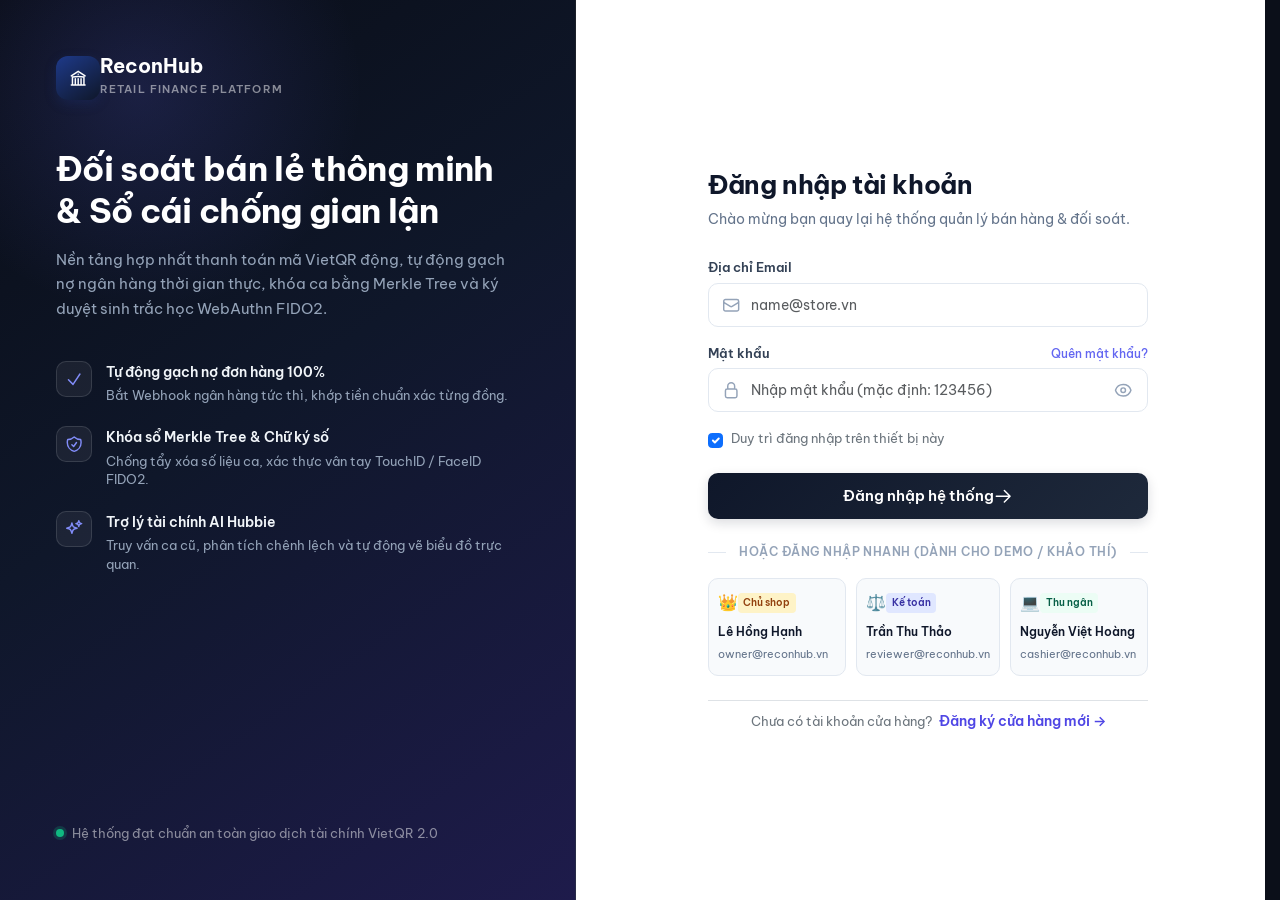
<file: frontend/login.html>
<!DOCTYPE html>
<html lang="vi">
<head>
    <meta charset="UTF-8">
    <meta name="viewport" content="width=device-width, initial-scale=1.0">
    <title>Đăng nhập — VietQR ReconHub</title>

    <!-- Google Fonts: Be Vietnam Pro & Inter -->
    <link rel="preconnect" href="https://fonts.googleapis.com">
    <link rel="preconnect" href="https://fonts.gstatic.com" crossorigin>
    <link href="https://fonts.googleapis.com/css2?family=Be+Vietnam+Pro:wght@400;500;600;700&family=Inter:wght@400;500;600;700&display=swap" rel="stylesheet">

    <!-- Bootstrap 5.3 CSS -->
    <link href="https://cdn.jsdelivr.net/npm/bootstrap@5.3.3/dist/css/bootstrap.min.css" rel="stylesheet">
    <link href="css/styles.css?v=20261030_v3" rel="stylesheet">
</head>
<body class="auth-body">

    <div class="auth-wrapper">
        <!-- ===================================================================
             1. CỘT TRÁI: SHOWCASE GIÁ TRỊ & BẢO MẬT HỆ THỐNG
             =================================================================== -->
        <aside class="auth-hero-pane d-none d-lg-flex">
            <div class="auth-hero-content">
                <!-- Logo & Brand Header -->
                <div class="d-flex align-items-center gap-2.5 mb-5">
                    <span class="modern-brand-logo" style="width: 44px; height: 44px; border-radius: 12px;">
                        <svg class="hi-icon" viewBox="0 0 24 24" fill="none" stroke="currentColor" stroke-width="2">
                            <path stroke-linecap="round" stroke-linejoin="round" d="M12 21v-8.25M15.75 21v-8.25M8.25 21v-8.25M3 9l9-6 9 6m-1.5 12V10.332A48.36 48.36 0 0 0 12 9.75c-2.551 0-5.056.2-7.5.582V21M3 21h18M12 6.75h.008v.008H12V6.75Z" />
                        </svg>
                    </span>
                    <div>
                        <div class="fw-bold text-white lh-1" style="font-size: 1.25rem;">ReconHub</div>
                        <small class="text-white-50 uppercase fw-semibold" style="font-size: 0.7rem; letter-spacing: 0.1em;">RETAIL FINANCE PLATFORM</small>
                    </div>
                </div>

                <!-- Headline -->
                <h1 class="auth-hero-title mb-3">
                    Đối soát bán lẻ thông minh &amp; Sổ cái chống gian lận
                </h1>
                <p class="auth-hero-desc mb-4">
                    Nền tảng hợp nhất thanh toán mã VietQR động, tự động gạch nợ ngân hàng thời gian thực, khóa ca bằng Merkle Tree và ký duyệt sinh trắc học WebAuthn FIDO2.
                </p>

                <!-- Value Highlights -->
                <div class="auth-feature-list">
                    <div class="auth-feature-item">
                        <div class="auth-feature-icon">
                            <svg class="hi-icon" viewBox="0 0 24 24" fill="none" stroke="currentColor" stroke-width="2">
                                <path stroke-linecap="round" stroke-linejoin="round" d="m4.5 12.75 6 6 9-13.5"/>
                            </svg>
                        </div>
                        <div>
                            <div class="auth-feature-heading">Tự động gạch nợ đơn hàng 100%</div>
                            <div class="auth-feature-sub">Bắt Webhook ngân hàng tức thì, khớp tiền chuẩn xác từng đồng.</div>
                        </div>
                    </div>

                    <div class="auth-feature-item">
                        <div class="auth-feature-icon">
                            <svg class="hi-icon" viewBox="0 0 24 24" fill="none" stroke="currentColor" stroke-width="2">
                                <path stroke-linecap="round" stroke-linejoin="round" d="M9 12.75 11.25 15 15 9.75m-3-7.036A11.959 11.959 0 0 1 3.598 6 11.99 11.99 0 0 0 3 9.749c0 5.592 3.824 10.29 9 11.623 5.176-1.332 9-6.03 9-11.622 0-1.31-.21-2.571-.598-3.751h-.152c-3.196 0-6.1-1.248-8.25-3.285Z"/>
                            </svg>
                        </div>
                        <div>
                            <div class="auth-feature-heading">Khóa sổ Merkle Tree &amp; Chữ ký số</div>
                            <div class="auth-feature-sub">Chống tẩy xóa số liệu ca, xác thực vân tay TouchID / FaceID FIDO2.</div>
                        </div>
                    </div>

                    <div class="auth-feature-item">
                        <div class="auth-feature-icon">
                            <svg class="hi-icon" viewBox="0 0 24 24" fill="none" stroke="currentColor" stroke-width="2">
                                <path stroke-linecap="round" stroke-linejoin="round" d="M9.813 15.904 9 18.75l-.813-2.846a4.5 4.5 0 0 0-3.09-3.09L2.25 12l2.846-.813a4.5 4.5 0 0 0 3.09-3.09L9 5.25l.813 2.846a4.5 4.5 0 0 0 3.09 3.09L15.75 12l-2.846.813a4.5 4.5 0 0 0-3.09 3.09ZM18.259 8.715 18 9.75l-.259-1.035a3.375 3.375 0 0 0-2.455-2.456L14.25 6l1.036-.259a3.375 3.375 0 0 0 2.455-2.456L18 2.25l.259 1.035a3.375 3.375 0 0 0 2.456 2.456L21.75 6l-1.035.259a3.375 3.375 0 0 0-2.456 2.456Z"/>
                            </svg>
                        </div>
                        <div>
                            <div class="auth-feature-heading">Trợ lý tài chính AI Hubbie</div>
                            <div class="auth-feature-sub">Truy vấn ca cũ, phân tích chênh lệch và tự động vẽ biểu đồ trực quan.</div>
                        </div>
                    </div>
                </div>

                <!-- Footer Tag -->
                <div class="auth-hero-footer mt-auto">
                    <div class="d-flex align-items-center gap-2 text-white-50 small">
                        <span class="status-dot-pulse"></span>
                        <span>Hệ thống đạt chuẩn an toàn giao dịch tài chính VietQR 2.0</span>
                    </div>
                </div>
            </div>
        </aside>

        <!-- ===================================================================
             2. CỘT PHẢI: FORM ĐĂNG NHẬP CHÍNH
             =================================================================== -->
        <main class="auth-form-pane">
            <div class="auth-card-container">
                
                <!-- Mobile Brand Header -->
                <div class="d-flex align-items-center gap-2 mb-4 d-lg-none">
                    <span class="modern-brand-logo" style="width: 36px; height: 36px;">
                        <svg class="hi-icon" viewBox="0 0 24 24" fill="none" stroke="currentColor" stroke-width="2">
                            <path stroke-linecap="round" stroke-linejoin="round" d="M12 21v-8.25M15.75 21v-8.25M8.25 21v-8.25M3 9l9-6 9 6m-1.5 12V10.332A48.36 48.36 0 0 0 12 9.75c-2.551 0-5.056.2-7.5.582V21M3 21h18M12 6.75h.008v.008H12V6.75Z" />
                        </svg>
                    </span>
                    <span class="fw-bold text-dark fs-5">VietQR ReconHub</span>
                </div>

                <div class="auth-header mb-4">
                    <h2 class="auth-title">Đăng nhập tài khoản</h2>
                    <p class="auth-subtitle">Chào mừng bạn quay lại hệ thống quản lý bán hàng &amp; đối soát.</p>
                </div>

                <!-- Alert Messages -->
                <div id="auth-error-alert" class="alert alert-danger py-2 px-3 small d-none mb-3" role="alert"></div>
                <div id="auth-success-alert" class="alert alert-success py-2 px-3 small d-none mb-3" role="alert"></div>

                <!-- Form đăng nhập chuẩn -->
                <form id="form-login" novalidate>
                    <div class="mb-3">
                        <label for="input-email" class="form-label auth-label">Địa chỉ Email</label>
                        <div class="auth-input-wrapper">
                            <span class="auth-input-icon">
                                <svg class="hi-icon" viewBox="0 0 24 24" fill="none" stroke="currentColor" stroke-width="1.8">
                                    <path stroke-linecap="round" stroke-linejoin="round" d="M21.75 6.75v10.5a2.25 2.25 0 0 1-2.25 2.25h-15a2.25 2.25 0 0 1-2.25-2.25V6.75m19.5 0A2.25 2.25 0 0 0 19.5 4.5h-15a2.25 2.25 0 0 0-2.25 2.25m19.5 0v.243a2.25 2.25 0 0 1-1.07 1.916l-7.5 4.615a2.25 2.25 0 0 1-2.36 0L3.32 8.91a2.25 2.25 0 0 1-1.07-1.916V6.75" />
                                </svg>
                            </span>
                            <input type="email" class="form-control auth-input" id="input-email" required placeholder="name@store.vn" autocomplete="email">
                        </div>
                    </div>

                    <div class="mb-3">
                        <div class="d-flex justify-content-between align-items-center mb-1">
                            <label for="input-password" class="form-label auth-label mb-0">Mật khẩu</label>
                            <a href="javascript:void(0)" class="auth-link-subtle" onclick="alert('Mật khẩu mặc định của tất cả tài khoản mẫu là: 123456')">Quên mật khẩu?</a>
                        </div>
                        <div class="auth-input-wrapper">
                            <span class="auth-input-icon">
                                <svg class="hi-icon" viewBox="0 0 24 24" fill="none" stroke="currentColor" stroke-width="1.8">
                                    <path stroke-linecap="round" stroke-linejoin="round" d="M16.5 10.5V6.75a4.5 4.5 0 1 0-9 0v3.75m-.75 11.25h10.5a2.25 2.25 0 0 0 2.25-2.25v-6.75a2.25 2.25 0 0 0-2.25-2.25H6.75a2.25 2.25 0 0 0-2.25 2.25v6.75a2.25 2.25 0 0 0 2.25 2.25Z" />
                                </svg>
                            </span>
                            <input type="password" class="form-control auth-input" id="input-password" required placeholder="Nhập mật khẩu (mặc định: 123456)" autocomplete="current-password">
                            <button type="button" class="auth-toggle-pwd" id="btn-toggle-pwd" aria-label="Ẩn hiện mật khẩu" onclick="togglePasswordVisibility('input-password', 'btn-toggle-pwd')">
                                <svg class="hi-icon" viewBox="0 0 24 24" fill="none" stroke="currentColor" stroke-width="1.8">
                                    <path stroke-linecap="round" stroke-linejoin="round" d="M2.036 12.322a1.012 1.012 0 0 1 0-.639C3.423 7.51 7.36 4.5 12 4.5c4.638 0 8.573 3.007 9.963 7.178.07.207.07.431 0 .639C20.577 16.49 16.64 19.5 12 19.5c-4.638 0-8.573-3.007-9.963-7.178Z"/>
                                    <path stroke-linecap="round" stroke-linejoin="round" d="M15 12a3 3 0 1 1-6 0 3 3 0 0 1 6 0Z"/>
                                </svg>
                            </button>
                        </div>
                    </div>

                    <div class="mb-4 d-flex align-items-center">
                        <input class="form-check-input me-2" type="checkbox" id="check-remember" checked>
                        <label class="form-check-label text-secondary small user-select-none" for="check-remember">
                            Duy trì đăng nhập trên thiết bị này
                        </label>
                    </div>

                    <button type="submit" class="btn auth-btn-primary w-100 mb-4" id="btn-submit-login">
                        <span>Đăng nhập hệ thống</span>
                        <svg class="hi-icon ms-1.5" viewBox="0 0 24 24" fill="none" stroke="currentColor" stroke-width="2">
                            <path stroke-linecap="round" stroke-linejoin="round" d="M13.5 4.5 21 12m0 0-7.5 7.5M21 12H3"/>
                        </svg>
                    </button>
                </form>

                <!-- ===================================================================
                     3. KHỐI TIỆN ÍCH: ĐĂNG NHẬP NHANH 1-CLICK (CHO DEMO / KHẢO THÍ)
                     =================================================================== -->
                <div class="auth-divider">
                    <span>hoặc đăng nhập nhanh (Dành cho Demo / Khảo thí)</span>
                </div>

                <div class="demo-accounts-grid mb-4">
                    <!-- Tài khoản Chủ cửa hàng -->
                    <button type="button" class="demo-account-card" data-role="OWNER" onclick="submitQuickLogin('OWNER')">
                        <div class="demo-card-header">
                            <span class="demo-card-icon icon-owner">👑</span>
                            <span class="demo-card-badge badge-owner">Chủ shop</span>
                        </div>
                        <div class="demo-card-name">Lê Hồng Hạnh</div>
                        <div class="demo-card-email">owner@reconhub.vn</div>
                    </button>

                    <!-- Tài khoản Kế toán đối soát -->
                    <button type="button" class="demo-account-card" data-role="REVIEWER" onclick="submitQuickLogin('REVIEWER')">
                        <div class="demo-card-header">
                            <span class="demo-card-icon icon-reviewer">⚖️</span>
                            <span class="demo-card-badge badge-reviewer">Kế toán</span>
                        </div>
                        <div class="demo-card-name">Trần Thu Thảo</div>
                        <div class="demo-card-email">reviewer@reconhub.vn</div>
                    </button>

                    <!-- Tài khoản Thu ngân -->
                    <button type="button" class="demo-account-card" data-role="CASHIER" onclick="submitQuickLogin('CASHIER')">
                        <div class="demo-card-header">
                            <span class="demo-card-icon icon-cashier">💻</span>
                            <span class="demo-card-badge badge-cashier">Thu ngân</span>
                        </div>
                        <div class="demo-card-name">Nguyễn Việt Hoàng</div>
                        <div class="demo-card-email">cashier@reconhub.vn</div>
                    </button>
                </div>

                <!-- Footer liên kết Đăng ký -->
                <div class="text-center pt-2 border-top">
                    <span class="text-secondary small">Chưa có tài khoản cửa hàng?</span>
                    <a href="register.html" class="auth-link-bold ms-1">Đăng ký cửa hàng mới &rarr;</a>
                </div>

            </div>
        </main>
    </div>

    <!-- Script xác thực -->
    <script src="js/auth.js"></script>
    <script>
        document.getElementById("form-login").addEventListener("submit", (e) => {
            e.preventDefault();
            const email = document.getElementById("input-email").value.trim();
            const password = document.getElementById("input-password").value.trim();
            if (!email || !password) {
                const errorEl = document.getElementById("auth-error-alert");
                errorEl.textContent = "Vui lòng nhập đầy đủ Email và Mật khẩu.";
                errorEl.classList.remove("d-none");
                return;
            }
            submitLogin(email, password);
        });
    </script>
</body>
</html>
</file>
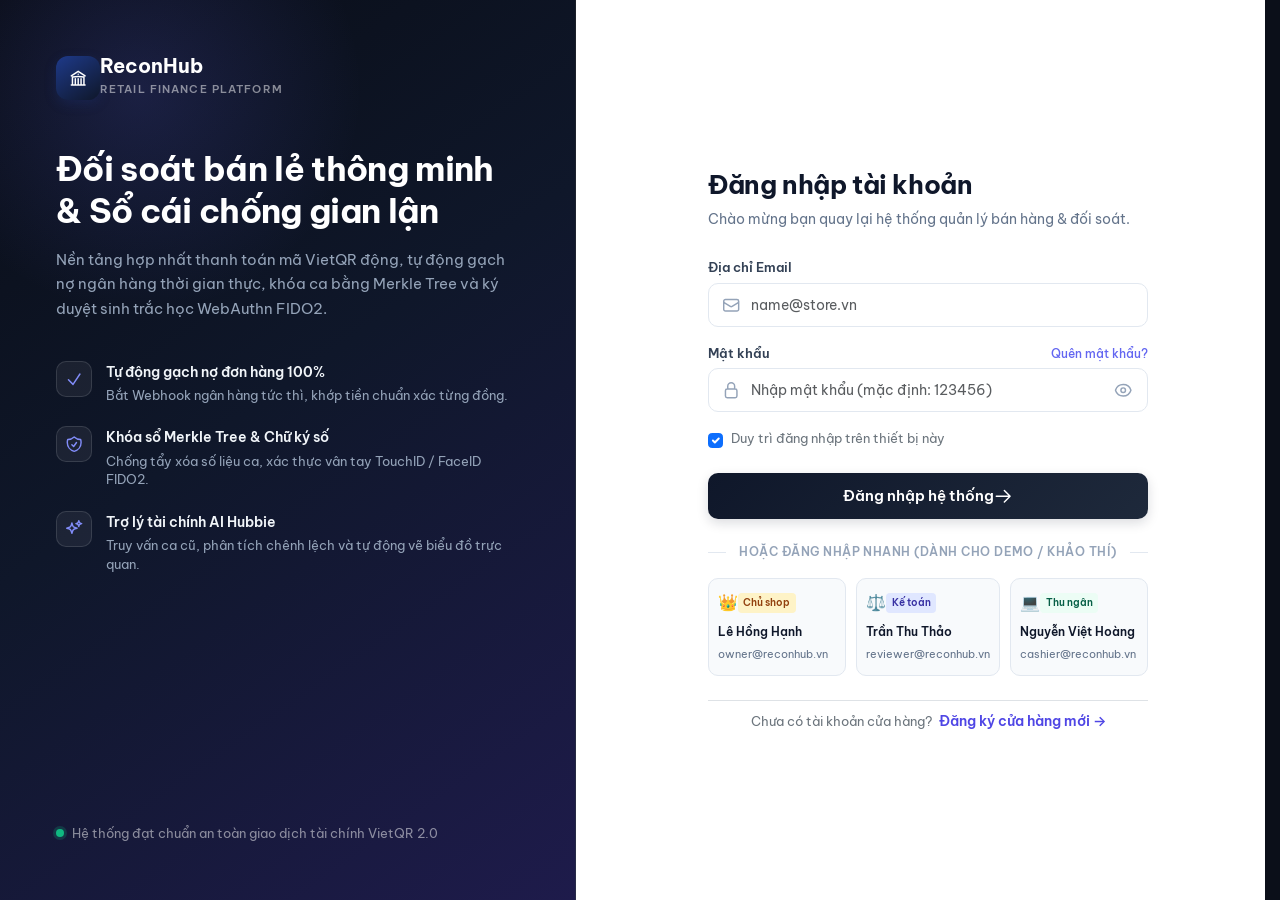
<file: frontend/pos.html>
<!DOCTYPE html>
<html lang="vi">
<head>
    <!-- Kiểm tra phiên đăng nhập tức thì (Auth Guard) -->
    <script>
        if (!localStorage.getItem("reconhub_token")) {
            window.location.replace("login.html");
        }
    </script>

    <meta charset="UTF-8">
    <meta name="viewport" content="width=device-width, initial-scale=1.0">
    <title>Quầy Thu Ngân — VietQR ReconHub</title>

    <!-- Google Fonts: Be Vietnam Pro & Inter -->
    <link rel="preconnect" href="https://fonts.googleapis.com">
    <link rel="preconnect" href="https://fonts.gstatic.com" crossorigin>
    <link href="https://fonts.googleapis.com/css2?family=Be+Vietnam+Pro:wght@400;500;600;700&family=Inter:wght@400;500;600;700&display=swap" rel="stylesheet">

    <!-- Bootstrap 5.3 CSS -->
    <link href="https://cdn.jsdelivr.net/npm/bootstrap@5.3.3/dist/css/bootstrap.min.css" rel="stylesheet">
    <link href="css/styles.css?v=20261030_v2" rel="stylesheet">
</head>
<body>

    <!-- Thanh điều hướng ứng dụng -->
    <div id="app-navbar"></div>

    <main class="py-4">
        <div class="container shift-page-wrapper">

            <div class="row g-4">

                <!-- ===============================================================
                     CỘT TRÁI (4/12): TẠO HÓA ĐƠN MỚI & LOA BÁO TIỀN VÀO
                     =============================================================== -->
                <div class="col-12 col-lg-4 d-flex flex-column gap-4">

                    <!-- Khối 1: Tạo hóa đơn mới -->
                    <section class="shift-create-card" data-gsap="card">
                        <div class="shift-create-card-header mb-3">
                            <div class="shift-create-icon-badge">
                                <svg class="hi-icon" viewBox="0 0 24 24" fill="none" stroke="currentColor" stroke-width="2" stroke-linecap="round" stroke-linejoin="round">
                                    <path d="M19.5 14.25v-2.625a3.375 3.375 0 0 0-3.375-3.375h-1.5A1.125 1.125 0 0 1 13.5 7.125v-1.5a3.375 3.375 0 0 0-3.375-3.375H8.25m0 12.75h7.5m-7.5 3H12M10.5 2.25H5.625c-.621 0-1.125.504-1.125 1.125v17.25c0 .621.504 1.125 1.125 1.125h12.75c.621 0 1.125-.504 1.125-1.125V11.25a9 9 0 0 0-9-9Z"/>
                                </svg>
                            </div>
                            <div>
                                <h2 class="h6 fw-bold mb-0 text-dark" style="font-size: 1.05rem;">Tạo hóa đơn</h2>
                                <p class="text-secondary small mb-0">Nhập thông tin đơn mới</p>
                            </div>
                        </div>

                        <!-- Cảnh báo khi ca đã đóng hoặc hết thời gian làm việc -->
                        <div id="pos-shift-closed-alert" class="alert alert-warning py-2 px-3 small d-none mb-3 border-0 rounded-3" role="alert" style="background:#fffbeb; color:#92400e;">
                            <div class="d-flex align-items-center gap-2">
                                <svg class="hi-icon hi-icon-sm text-warning" viewBox="0 0 24 24" aria-hidden="true" fill="none" stroke="currentColor" stroke-width="2">
                                    <path stroke-linecap="round" stroke-linejoin="round" d="M12 9v3.75m-9.303 3.376c-.866 1.5.217 3.374 1.948 3.374h14.71c1.73 0 2.813-1.874 1.948-3.374L13.949 3.378c-.866-1.5-3.032-1.5-3.898 0L2.697 16.126ZM12 15.75h.007v.008H12v-.008Z" />
                                </svg>
                                <div id="pos-shift-closed-alert-text">
                                    <strong>Ca làm việc đã kết thúc.</strong> Vui lòng mở ca mới để tiếp tục tạo đơn hàng.
                                </div>
                            </div>
                        </div>

                        <form id="pos-create-order-form" novalidate>
                            <div class="mb-3">
                                <label for="pos-shift-select" class="shift-input-label">Ca làm việc</label>
                                <select id="pos-shift-select" class="form-select shift-input" required>
                                    <option value="">Đang tải danh sách ca...</option>
                                </select>
                            </div>

                            <div class="mb-3">
                                <label for="pos-total-amount" class="shift-input-label">Số tiền hóa đơn</label>
                                <div class="input-group">
                                    <input type="number" id="pos-total-amount" class="form-control pos-amount-input font-numeric" required min="1000" step="1000" value="580000">
                                    <span class="input-group-text shift-input-addon">đ</span>
                                </div>
                                <div class="d-flex flex-wrap gap-1 mt-2">
                                    <button type="button" class="pos-quick-btn quick-amount-btn font-numeric" data-amount="50000">50.000</button>
                                    <button type="button" class="pos-quick-btn quick-amount-btn font-numeric" data-amount="150000">150.000</button>
                                    <button type="button" class="pos-quick-btn quick-amount-btn font-numeric" data-amount="200000">200.000</button>
                                    <button type="button" class="pos-quick-btn quick-amount-btn font-numeric" data-amount="580000">580.000</button>
                                    <button type="button" class="pos-quick-btn quick-amount-btn font-numeric" data-amount="1000000">1.000.000</button>
                                </div>
                            </div>

                            <div class="mb-3">
                                <label for="pos-customer-note" class="shift-input-label">Ghi chú khách hàng</label>
                                <textarea id="pos-customer-note" class="form-control shift-input" rows="2" placeholder="Ví dụ: Bàn 08, chị Lan..."></textarea>
                            </div>

                            <!-- Input mã đơn ẩn/tự động tạo -->
                            <input type="text" id="pos-order-code" class="d-none" placeholder="Tự động sinh (VD: ORD1005)">

                            <div id="pos-create-order-error" class="alert alert-danger py-2 px-3 small d-none mb-3" role="alert"></div>

                            <button type="submit" class="btn-pos-create w-100" id="btn-submit-order">
                                <svg class="hi-icon" viewBox="0 0 24 24" fill="none" stroke="currentColor" stroke-width="2.2" stroke-linecap="round" stroke-linejoin="round" style="width: 1.05rem; height: 1.05rem;">
                                    <path d="M12 4.5v15m7.5-7.5h-15"/>
                                </svg>
                                <span>Tạo hóa đơn</span>
                            </button>
                        </form>
                    </section>

                    <!-- Khối 2: Loa báo nhận tiền tại quầy (Phong cách Fintech hiện đại) -->
                    <section class="shift-create-card" data-gsap="card">
                        <div class="d-flex align-items-center justify-content-between mb-3">
                            <div class="d-flex align-items-center gap-2">
                                <div class="shift-icon-box is-open" style="width: 40px; height: 40px; border-radius: 12px;">
                                    <svg class="hi-icon" viewBox="0 0 24 24" fill="none" stroke="currentColor" stroke-width="2" stroke-linecap="round" stroke-linejoin="round">
                                        <path d="M19.114 5.636a9 9 0 0 1 0 12.728M16.463 8.288a5.25 5.25 0 0 1 0 7.424M6.75 8.25l4.72-4.72a.75.75 0 0 1 1.28.53v15.88a.75.75 0 0 1-1.28.53l-4.72-4.72H4.51c-.88 0-1.704-.507-1.938-1.354A9.009 9.009 0 0 1 2.25 12c0-.83.112-1.633.322-2.396C2.806 8.756 3.63 8.25 4.51 8.25H6.75Z" />
                                    </svg>
                                </div>
                                <div>
                                    <h2 class="h6 fw-bold mb-0 text-dark">Loa báo nhận tiền</h2>
                                    <span class="text-secondary small">Đang hoạt động</span>
                                </div>
                            </div>
                            <div class="form-check form-switch mb-0">
                                <input class="form-check-input pos-toggle-switch" type="checkbox" id="tts-enable-toggle" checked aria-label="Bật/Tắt loa thông báo">
                            </div>
                        </div>

                        <div class="pos-tts-box">
                            <div class="d-flex align-items-center gap-2 mb-2">
                                <span class="shift-status-pill is-open" style="font-size:0.72rem; padding: 0.15rem 0.55rem;">● Đang bật</span>
                            </div>
                            <div id="tts-last-message" class="pos-tts-quote">
                                “Loa đang hoạt động. Sẽ tự động đọc thông báo khi nhận tiền thành công.”
                            </div>
                            <div class="pos-tts-time mt-2">
                                Cập nhật lúc: <strong class="text-dark font-numeric" id="tts-last-time">--:--:--</strong>
                            </div>
                        </div>
                    </section>

                </div>

                <!-- ===============================================================
                     CỘT PHẢI (8/12): DANH SÁCH HÓA ĐƠN TRONG CA
                     =============================================================== -->
                <div class="col-12 col-lg-8">
                    <section class="shift-create-card h-100" data-gsap="card">
                        <div class="d-flex flex-wrap align-items-center justify-content-between gap-3 pb-3 border-bottom">
                            <div>
                                <div class="d-flex align-items-center gap-2 mb-1 flex-wrap">
                                    <h2 class="h5 fw-bold mb-0 text-dark">Hóa đơn trong ca</h2>
                                    <span class="shift-status-pill is-open" id="pos-sse-status-badge">
                                        ● Đang cập nhật
                                    </span>
                                </div>
                                <div class="text-secondary small" id="pos-header-shift-name">Ca đang hoạt động</div>
                            </div>

                            <div class="d-flex align-items-center gap-2 flex-nowrap">
                                <select id="pos-filter-payment" class="form-select pos-filter-select" title="Lọc trạng thái thanh toán">
                                    <option value="ALL">Mọi trạng thái</option>
                                    <option value="UNPAID">Chờ thanh toán</option>
                                    <option value="PARTIALLY_PAID">Thu một phần</option>
                                    <option value="PAID">Đã thu đủ</option>
                                </select>

                                <div class="pos-search-wrapper">
                                    <svg class="hi-icon hi-icon-sm pos-search-icon" viewBox="0 0 24 24" fill="none" stroke="currentColor" stroke-width="2">
                                        <path stroke-linecap="round" stroke-linejoin="round" d="m21 21-5.197-5.197m0 0A7.5 7.5 0 1 0 5.196 5.196a7.5 7.5 0 0 0 10.607 10.607Z"/>
                                    </svg>
                                    <input type="search" id="pos-search-order" class="form-control pos-search-input" placeholder="Tìm mã đơn...">
                                </div>

                                <button type="button" class="btn-shift-refresh" id="btn-pos-refresh" title="Làm mới">
                                    ↻
                                </button>
                            </div>
                        </div>

                        <!-- Thanh tổng hợp đối soát 4 chỉ số (KPI Summary Row) -->
                        <div class="pos-kpi-summary-row mt-3 mb-4">
                            <div class="pos-kpi-item">
                                <span class="pos-kpi-label">Tổng hiển thị</span>
                                <div class="pos-kpi-val font-numeric text-dark">
                                    <span id="pos-stat-total">0 ₫</span>
                                    <span class="pos-kpi-count" id="pos-stat-count">(0 đơn)</span>
                                </div>
                            </div>
                            <div class="pos-kpi-item">
                                <span class="pos-kpi-label">Hợp lệ (Số quỹ)</span>
                                <div class="pos-kpi-val font-numeric text-dark" id="pos-stat-valid">0 ₫</div>
                            </div>
                            <div class="pos-kpi-item">
                                <span class="pos-kpi-label">Đã thu</span>
                                <div class="pos-kpi-val font-numeric text-success" id="pos-stat-paid">0 ₫</div>
                            </div>
                            <div class="pos-kpi-item">
                                <span class="pos-kpi-label">Còn thiếu</span>
                                <div class="pos-kpi-val font-numeric text-warning" id="pos-stat-remaining">0 ₫</div>
                            </div>
                        </div>

                        <div class="table-responsive">
                            <table class="pos-modern-table">
                                <thead>
                                    <tr>
                                        <th>MÃ HÓA ĐƠN</th>
                                        <th>THỜI GIAN</th>
                                        <th>TỔNG ĐƠN</th>
                                        <th>THANH TOÁN</th>
                                        <th>TRẠNG THÁI</th>
                                        <th class="text-end">THAO TÁC</th>
                                    </tr>
                                </thead>
                                <tbody id="pos-orders-tbody">
                                    <tr>
                                        <td colspan="6" class="text-center py-5 text-secondary">
                                            Đang tải danh sách hóa đơn...
                                        </td>
                                    </tr>
                                </tbody>
                            </table>
                        </div>
                    </section>
                </div>

            </div>
        </div>
    </main>

    <!-- =======================================================================
         HỘP THOẠI HIỂN THỊ MÃ VIETQR / BIÊN LAI THANH TOÁN
         ======================================================================= -->
    <div class="modal fade" id="vietqrModal" tabindex="-1" aria-hidden="true">
        <div class="modal-dialog modal-dialog-centered" style="max-width: 430px;">
            <div class="modal-content border-0 shadow-lg" style="border-radius: 20px;">
                <div class="modal-header border-bottom pb-2 pt-3 px-4">
                    <div>
                        <span class="shift-status-pill is-open mb-1" id="modal-qr-status-badge">Mã QR đang hoạt động</span>
                        <h3 class="h6 fw-bold mb-0 text-dark" id="modal-qr-title">Quét Mã VietQR Thanh Toán</h3>
                    </div>
                    <button type="button" class="btn-close" data-bs-dismiss="modal" aria-label="Đóng"></button>
                </div>

                <div class="modal-body px-4 pb-4 pt-3 text-center">
                    <div class="qr-frame-box mb-3" id="modal-qr-frame-box" style="border-radius: 16px; border: 2px solid #2563eb; padding: 0.85rem;">
                        <img id="modal-qr-image" src="" alt="Mã VietQR" class="img-fluid rounded-3" style="max-height: 220px;">
                    </div>

                    <div class="p-3 rounded-4 bg-light border text-start small mb-3">
                        <div class="d-flex justify-content-between py-1 border-bottom">
                            <span class="text-secondary">Mã hóa đơn:</span>
                            <strong id="modal-qr-order-code" class="text-dark font-numeric">ORD1003</strong>
                        </div>
                        <div class="d-flex justify-content-between py-1 border-bottom d-none" id="modal-qr-total-row">
                            <span class="text-secondary">Tổng đơn hàng:</span>
                            <strong class="text-secondary font-numeric" id="modal-qr-total-amount">0 ₫</strong>
                        </div>
                        <div class="d-flex justify-content-between py-1 border-bottom d-none" id="modal-qr-paid-amount-row">
                            <span class="text-secondary">Đã thanh toán trước:</span>
                            <strong class="text-success font-numeric" id="modal-qr-paid-amount">0 ₫</strong>
                        </div>
                        <div class="d-flex justify-content-between py-1 border-bottom">
                            <span class="text-secondary" id="modal-qr-amount-label">Số tiền:</span>
                            <strong class="text-primary fs-6 font-numeric" id="modal-qr-expected-amount">580.000 ₫</strong>
                        </div>
                        <div class="d-flex justify-content-between py-1" id="modal-qr-content-row">
                            <span class="text-secondary">Nội dung CK:</span>
                            <strong class="text-dark" id="modal-qr-transfer-content">TT ORD1003</strong>
                        </div>
                        <div class="d-flex justify-content-between pt-1 border-top d-none" id="modal-qr-paid-time-row">
                            <span class="text-secondary">Thời gian CK:</span>
                            <strong class="text-dark font-numeric" id="modal-qr-paid-time">—</strong>
                        </div>
                    </div>

                    <div class="d-flex gap-2" id="modal-qr-actions">
                        <button type="button" class="btn-shift-action-pos flex-fill py-2" id="btn-reissue-qr" style="font-size: 0.84rem; justify-content: center;">
                            ↻ Đổi mã QR mới
                        </button>
                        <a href="bank-simulator.html" id="modal-link-simulator" class="btn-shift-create flex-fill py-2" style="font-size: 0.84rem; height: auto;">
                            Thanh toán →
                        </a>
                    </div>
                </div>
            </div>
        </div>
    </div>

    <div id="app-footer"></div>

    <script src="https://cdn.jsdelivr.net/npm/bootstrap@5.3.3/dist/js/bootstrap.bundle.min.js"></script>
    <script src="https://cdnjs.cloudflare.com/ajax/libs/gsap/3.12.5/gsap.min.js"></script>
    <script src="js/api.js?v=20261030_v2"></script>
    <script src="js/tts_speaker.js"></script>
    <script src="js/pos.js"></script>
    <script>
        document.addEventListener("DOMContentLoaded", () => {
            renderNavbar("pos");
            renderFooter();
            initPageAnimations();
            initPosPage();
        });
    </script>
</body>
</html>
</file>
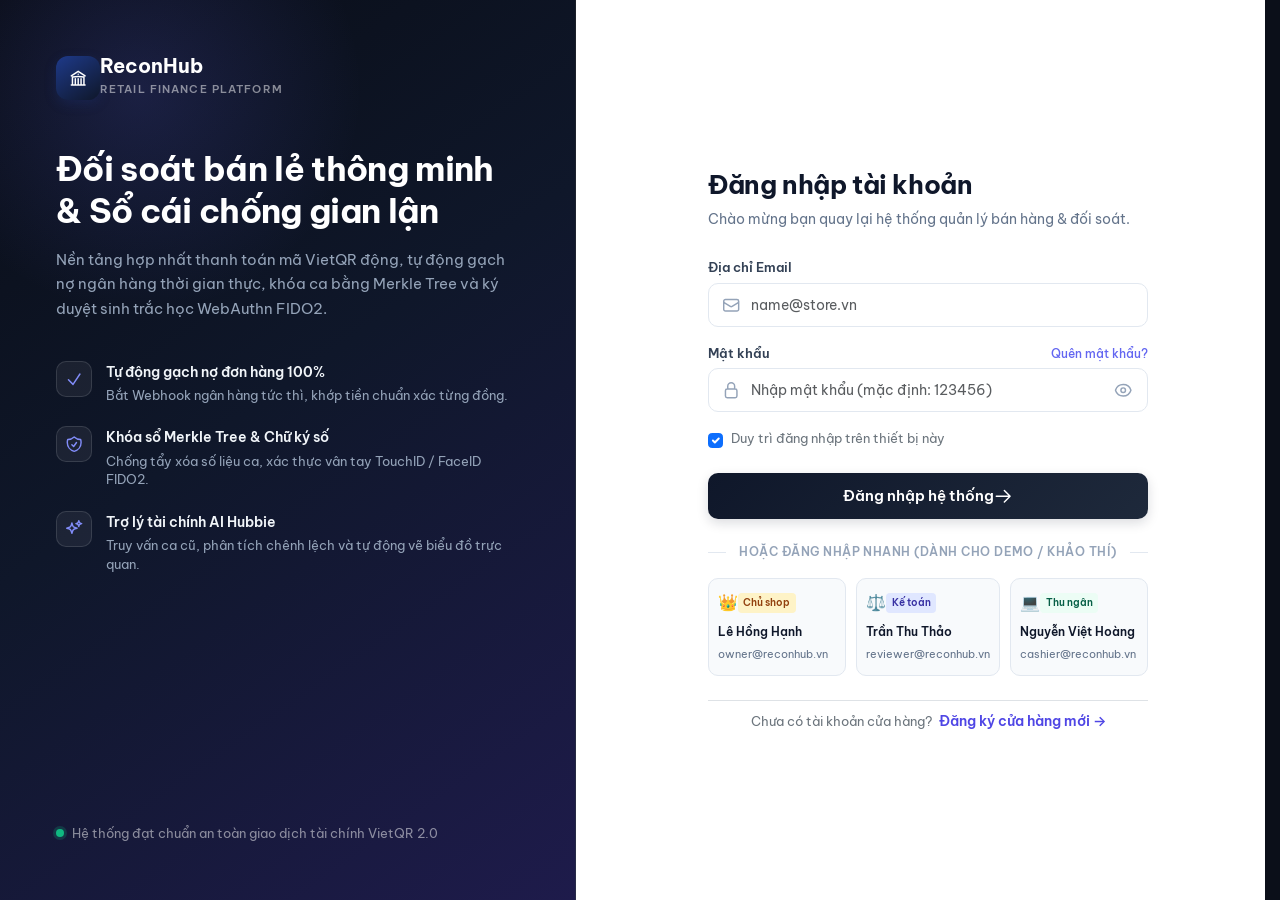
<file: frontend/reconciliation.html>
<!DOCTYPE html>
<html lang="vi">
<head>
    <!-- Kiểm tra phiên đăng nhập tức thì (Auth Guard) -->
    <script>
        if (!localStorage.getItem("reconhub_token")) {
            window.location.replace("login.html");
        }
    </script>

    <meta charset="UTF-8">
    <meta name="viewport" content="width=device-width, initial-scale=1.0">
    <title>Đối Soát & Xử Lý Chênh Lệch — VietQR ReconHub</title>

    <!-- Google Fonts: Be Vietnam Pro & Inter -->
    <link rel="preconnect" href="https://fonts.googleapis.com">
    <link rel="preconnect" href="https://fonts.gstatic.com" crossorigin>
    <link href="https://fonts.googleapis.com/css2?family=Be+Vietnam+Pro:wght@400;500;600;700&family=Inter:wght@400;500;600;700&display=swap" rel="stylesheet">

    <!-- Bootstrap 5.3 CSS -->
    <link href="https://cdn.jsdelivr.net/npm/bootstrap@5.3.3/dist/css/bootstrap.min.css" rel="stylesheet">
    <link href="css/styles.css?v=20261030_v2" rel="stylesheet">
</head>
<body>

    <!-- Thanh điều hướng ứng dụng -->
    <div id="app-navbar"></div>

    <main class="py-4">
        <div class="container shift-page-wrapper">

            <!-- TIÊU ĐỀ TRANG THEO PHONG CÁCH MỚI -->
            <div class="d-flex flex-wrap align-items-center justify-content-between gap-3 mb-4" data-gsap="card">
                <div class="d-flex flex-wrap align-items-center gap-2">
                    <span class="fp-badge fp-badge-neutral" id="webauthn-status-badge">
                        <span id="webauthn-status-text">Sinh trắc học: Chưa kích hoạt Face ID</span>
                    </span>
                    <button type="button" class="btn-recon-white" id="btn-webauthn-register">
                        <svg class="hi-icon hi-icon-sm" viewBox="0 0 24 24" aria-hidden="true">
                            <path d="M7.864 4.243A7.5 7.5 0 0 1 19.5 10.5c0 2.92-.556 5.709-1.568 8.268M5.742 6.364A7.465 7.465 0 0 0 4.5 10.5a7.464 7.464 0 0 1-1.15 3.993m1.989 3.559A11.209 11.209 0 0 0 8.25 10.5a3.75 3.75 0 1 1 7.5 0c0 .527-.021 1.049-.064 1.565M12 10.5a14.94 14.94 0 0 1-3.6 9.75m6.633-4.596a18.666 18.666 0 0 1-2.485 5.33" />
                        </svg>
                        <span>Đăng ký Face ID</span>
                    </button>
                    <button type="button" class="btn-recon-white" id="btn-recon-refresh">
                        <svg class="hi-icon hi-icon-sm" viewBox="0 0 24 24" fill="none" stroke="currentColor">
                            <path d="M16.023 9.348h4.992v-.001M2.985 19.644v-4.992m0 0h4.992m-4.993 0 3.181 3.183a8.25 8.25 0 0 0 13.803-3.7M4.031 9.865a8.25 8.25 0 0 1 13.803-3.7l3.181 3.182m0-4.991v4.99" />
                        </svg>
                        <span>Đồng bộ ngân hàng</span>
                    </button>
                </div>
            </div>

            <!-- KHU VỰC THÔNG BÁO DÒNG TIỀN NỔI BẬT (HIGHLIGHT BANNER) -->
            <div id="recon-alert-container"></div>

            <!-- THANH ĐIỀU HƯỚNG DẠNG VIÊN THUỐC (PILL TABS) -->
            <div class="mb-4">
                <div class="recon-pill-nav" id="reconTabs" role="tablist">
                    <button class="nav-link active" id="tab-unmatched-btn" data-bs-toggle="pill" data-bs-target="#pane-unmatched" type="button" role="tab">
                        <span>Khoản tiền chờ xử lý</span>
                        <span class="badge" style="background:#ef4444; color:#fff; border-radius:9999px; font-size:0.75rem; padding: 2px 7px;" id="badge-unmatched-count">0</span>
                    </button>
                    <button class="nav-link" id="tab-allocated-btn" data-bs-toggle="pill" data-bs-target="#pane-allocated" type="button" role="tab">
                        <span>Đã ghép</span>
                    </button>
                    <button class="nav-link" id="tab-history-btn" data-bs-toggle="pill" data-bs-target="#pane-history" type="button" role="tab">
                        <span>Lịch sử phê duyệt</span>
                    </button>
                </div>
            </div>

            <!-- NỘI DUNG TỪNG TAB TRONG THẺ CARD -->
            <div class="tab-content" id="reconTabContent">

                <!-- TAB 1: KHOẢN TIỀN CHỜ XỬ LÝ -->
                <div class="tab-pane fade show active" id="pane-unmatched" role="tabpanel">
                    <div class="recon-main-card">
                        <div class="recon-main-card-header">
                            <div class="d-flex align-items-center gap-2">
                                <h2 class="h6 fw-bold mb-0 text-dark">Giao dịch cần xử lý</h2>
                                <span class="badge-recon-warning" id="unmatched-todo-pill">0 việc cần làm</span>
                            </div>
                        </div>
                        <div class="table-responsive">
                            <table class="recon-table">
                                <thead>
                                    <tr>
                                        <th style="width: 20%;">GIAO DỊCH</th>
                                        <th style="width: 32%;">NỘI DUNG CHUYỂN KHOẢN</th>
                                        <th style="width: 16%;">VẤN ĐỀ</th>
                                        <th style="width: 18%;">SỐ TIỀN CHƯA PHÂN BỔ</th>
                                        <th style="width: 14%; text-align: right;"></th>
                                    </tr>
                                </thead>
                                <tbody id="recon-unmatched-tbody">
                                    <tr>
                                        <td colspan="5" class="text-center py-4 text-secondary">
                                            Đang tải danh sách giao dịch...
                                        </td>
                                    </tr>
                                </tbody>
                            </table>
                        </div>
                    </div>
                </div>

                <!-- TAB 2: ĐÃ GHÉP -->
                <div class="tab-pane fade" id="pane-allocated" role="tabpanel">
                    <div class="recon-main-card">
                        <div class="recon-main-card-header">
                            <div>
                                <h2 class="h6 fw-bold mb-0 text-dark">Các khoản đã ghép</h2>
                                <div class="text-secondary small mt-1">Dữ liệu đối soát được cập nhật theo thời gian thực.</div>
                            </div>
                        </div>
                        <div class="table-responsive">
                            <table class="recon-table">
                                <thead>
                                    <tr>
                                        <th style="width: 25%;">GIAO DỊCH</th>
                                        <th style="width: 30%;">HÓA ĐƠN</th>
                                        <th style="width: 20%;">SỐ TIỀN GHÉP</th>
                                        <th style="width: 15%;">NGƯỜI XỬ LÝ</th>
                                        <th style="width: 10%; text-align: right;"></th>
                                    </tr>
                                </thead>
                                <tbody id="recon-allocations-tbody">
                                    <tr>
                                        <td colspan="5" class="text-center py-4 text-secondary">
                                            Đang tải danh sách bút toán...
                                        </td>
                                    </tr>
                                </tbody>
                            </table>
                        </div>
                    </div>
                </div>

                <!-- TAB 3: LỊCH SỬ PHÊ DUYỆT -->
                <div class="tab-pane fade" id="pane-history" role="tabpanel">
                    <div class="recon-main-card">
                        <div class="recon-main-card-header">
                            <div>
                                <h2 class="h6 fw-bold mb-0 text-dark">Nhật ký phê duyệt</h2>
                                <div class="text-secondary small mt-1">Dữ liệu đối soát được cập nhật theo thời gian thực.</div>
                            </div>
                        </div>
                        <div class="table-responsive">
                            <table class="recon-table">
                                <thead>
                                    <tr>
                                        <th style="width: 14%;">THỜI GIAN</th>
                                        <th style="width: 16%;">NGƯỜI THỰC HIỆN</th>
                                        <th style="width: 38%;">HÀNH ĐỘNG &amp; CHI TIẾT ĐÃ XỬ LÝ NHƯ THẾ NÀO</th>
                                        <th style="width: 16%;">HÓA ĐƠN / GD</th>
                                        <th style="width: 16%;">XÁC THỰC</th>
                                    </tr>
                                </thead>
                                <tbody id="recon-decisions-tbody">
                                    <tr>
                                        <td colspan="5" class="text-center py-4 text-secondary">
                                            Đang tải lịch sử phê duyệt...
                                        </td>
                                    </tr>
                                </tbody>
                            </table>
                            <div id="recon-decisions-list" class="d-none"></div>
                        </div>
                    </div>
                </div>

            </div>

        </div>
    </main>

    <!-- HỘP THOẠI 1: GHÉP KHOẢN TIỀN VÀO HÓA ĐƠN -->
    <div class="modal fade" id="manualMatchModal" tabindex="-1" aria-hidden="true">
        <div class="modal-dialog modal-dialog-centered">
            <div class="modal-content border-0 shadow-lg" style="border-radius: 18px;">
                <div class="modal-header border-bottom pb-3 pt-4 px-4">
                    <div>
                        <span class="fp-badge fp-badge-dark mb-1">Xử lý tiền chờ đối soát</span>
                        <h2 class="h5 fw-bold mb-0">Ghép tiền vào hóa đơn</h2>
                    </div>
                    <button type="button" class="btn-close" data-bs-dismiss="modal" aria-label="Đóng"></button>
                </div>

                <div class="modal-body px-4 pb-4 pt-3">
                    <form id="form-manual-match" novalidate>
                        <input type="hidden" id="match-tx-id">

                        <div class="p-3 rounded-3 bg-light border small mb-3">
                            <div class="d-flex justify-content-between py-1 border-bottom">
                                <span class="text-secondary">Mã giao dịch ngân hàng:</span>
                                <strong id="match-tx-code" class="font-numeric">—</strong>
                            </div>
                            <div class="d-flex justify-content-between py-1 border-bottom">
                                <span class="text-secondary">Nội dung khách ghi:</span>
                                <strong id="match-tx-content">—</strong>
                            </div>
                            <div class="d-flex justify-content-between pt-1">
                                <span class="text-secondary">Số tiền chờ xử lý:</span>
                                <strong id="match-tx-unallocated" class="text-danger fs-6 font-numeric">0 ₫</strong>
                            </div>
                        </div>

                        <div class="mb-3" id="match-order-group">
                            <label for="match-order-select" class="form-label small fw-semibold">Chọn hóa đơn nhận tiền <span class="text-danger">*</span></label>
                            <select id="match-order-select" class="form-select" required></select>
                        </div>

                        <div id="match-paid-notice-box" class="alert alert-warning py-2 px-3 small mb-3 d-none"></div>

                        <div class="mb-3" id="match-amount-group">
                            <label for="match-amount-input" class="form-label small fw-semibold" id="match-amount-label">Số tiền ghép vào hóa đơn (VNĐ) <span class="text-danger">*</span></label>
                            <input type="number" id="match-amount-input" class="form-control fw-bold font-numeric text-primary" required min="1000" step="1000">
                        </div>

                        <div class="mb-3">
                            <label for="match-reason-input" class="form-label small fw-semibold" id="match-reason-label">Lý do xác nhận <span class="text-danger">*</span></label>
                            <textarea id="match-reason-input" class="form-control" rows="2" required placeholder="Nhập lý do hoặc phương thức xử lý..."></textarea>
                        </div>

                        <div class="mb-3">
                            <label for="match-security-mode" class="form-label small text-secondary mb-1">Xác thực phê duyệt</label>
                            <select id="match-security-mode" class="form-select form-select-sm">
                                <option value="WEBAUTHN_SIGN">Xác nhận bằng Face ID</option>
                                <option value="BYPASS_WEBAUTHN_TEST">Thử nghiệm: Không quét Face ID</option>
                            </select>
                        </div>

                        <div id="match-error-box" class="alert alert-danger py-2 px-3 small d-none" role="alert"></div>

                        <div class="d-flex justify-content-end gap-2 mt-3">
                            <button type="button" class="btn-fp-outline" data-bs-dismiss="modal">Hủy</button>
                            <button type="submit" class="btn-fp-success fw-bold px-3 py-2" id="btn-confirm-match" style="border-radius: 10px;">
                                🛡️ Quét Face ID &amp; Xác nhận
                            </button>
                        </div>
                    </form>
                </div>
            </div>
        </div>
    </div>

    <!-- HỘP THOẠI: PHƯƠNG THỨC XỬ LÝ TIỀN THỪA (MINH BẠCH DÒNG TIỀN) -->
    <div class="modal fade" id="overpaymentModal" tabindex="-1" aria-hidden="true">
        <div class="modal-dialog modal-dialog-centered">
            <div class="modal-content border-0 shadow-lg" style="border-radius: 18px;">
                <div class="modal-header border-bottom pb-3 pt-4 px-4">
                    <div>
                        <span class="fp-badge fp-badge-warning mb-1">Xử lý chênh lệch tiền thừa</span>
                        <h2 class="h5 fw-bold mb-0">Phương thức &amp; Chi tiết xử lý</h2>
                    </div>
                    <button type="button" class="btn-close" data-bs-dismiss="modal" aria-label="Đóng"></button>
                </div>

                <div class="modal-body px-4 pb-4 pt-3">
                    <form id="form-overpayment" novalidate>
                        <input type="hidden" id="ovp-tx-id">
                        <input type="hidden" id="ovp-order-id">

                        <div class="p-3 rounded-3 bg-light border small mb-3">
                            <div class="d-flex justify-content-between py-1 border-bottom">
                                <span class="text-secondary">Mã giao dịch ngân hàng:</span>
                                <strong id="ovp-tx-code" class="font-numeric">—</strong>
                            </div>
                            <div class="d-flex justify-content-between py-1 border-bottom">
                                <span class="text-secondary">Mã hóa đơn:</span>
                                <strong id="ovp-order-code" class="text-dark font-numeric">—</strong>
                            </div>
                            <div class="d-flex justify-content-between py-1 border-bottom">
                                <span class="text-secondary">Số tiền ngân hàng nhận:</span>
                                <strong id="ovp-tx-amount" class="font-numeric text-dark">—</strong>
                            </div>
                            <div class="d-flex justify-content-between py-1 border-bottom">
                                <span class="text-secondary">Giá trị hóa đơn:</span>
                                <strong id="ovp-order-amount" class="font-numeric text-secondary">—</strong>
                            </div>
                            <div class="d-flex justify-content-between pt-1">
                                <span class="text-secondary">Số tiền chuyển thừa cần xử lý:</span>
                                <strong id="ovp-unallocated-amount" class="text-danger fs-6 font-numeric">—</strong>
                            </div>
                        </div>

                        <!-- PHƯƠNG THỨC XỬ LÝ TIỀN THỪA (TINH GỌN) -->
                        <div class="mb-3">
                            <label class="form-label small fw-semibold text-dark mb-2">
                                Hình thức hoàn tiền thừa <span class="text-danger">*</span>
                            </label>
                            <div class="d-flex flex-wrap gap-2 mb-2.5" id="ovp-quick-pills">
                                <button type="button" class="btn btn-sm btn-outline-primary active fw-semibold" id="pill-ovp-cash" onclick="selectOvpMethod('CASH')">
                                    💵 Hoàn tiền mặt
                                </button>
                                <button type="button" class="btn btn-sm btn-outline-secondary fw-semibold" id="pill-ovp-bank" onclick="selectOvpMethod('BANK_TRANSFER')">
                                    💳 Chuyển khoản lại
                                </button>
                                <button type="button" class="btn btn-sm btn-outline-secondary fw-semibold" id="pill-ovp-tip" onclick="selectOvpMethod('TIP')">
                                    ☕ Tiền Tip / Trừ đơn sau
                                </button>
                            </div>
                            <label class="form-label small text-secondary mb-1">Ghi chú xử lý:</label>
                            <input type="text" id="ovp-method-input" class="form-control" required placeholder="Ghi chú chi tiết phương thức hoàn tiền..." value="Hoàn tiền mặt tại quầy">
                            <input type="hidden" id="ovp-security-mode" value="POS_CASHIER_INSTANT">
                        </div>

                        <div id="ovp-error-box" class="alert alert-danger py-2 px-3 small d-none" role="alert"></div>

                        <div class="d-flex justify-content-end gap-2 mt-3 pt-2">
                            <button type="button" class="btn-fp-outline px-3" data-bs-dismiss="modal">Hủy</button>
                            <button type="submit" class="btn-fp-success fw-bold px-3 py-2" id="btn-confirm-ovp" style="border-radius: 10px;">
                                ✓ Xác nhận hoàn tiền
                            </button>
                        </div>
                    </form>
                </div>
            </div>
        </div>
    </div>

    <!-- HỘP THOẠI 2: ĐẢO GIAO DỊCH ĐÃ KHỚP (MINH BẠCH SỔ CÁI BẤT BIẾN) -->
    <div class="modal fade" id="reverseAllocModal" tabindex="-1" aria-hidden="true">
        <div class="modal-dialog modal-dialog-centered">
            <div class="modal-content border-0 shadow-lg" style="border-radius: 18px;">
                <div class="modal-header border-bottom pb-3 pt-4 px-4">
                    <div>
                        <span class="fp-badge fp-badge-danger mb-1">Điều chỉnh bút toán sổ quỹ</span>
                        <h2 class="h5 fw-bold mb-0">Đảo Bút Toán Đã Ghép</h2>
                    </div>
                    <button type="button" class="btn-close" data-bs-dismiss="modal" aria-label="Đóng"></button>
                </div>

                <div class="modal-body px-4 pb-4 pt-3">
                    <form id="form-reverse-alloc" novalidate>
                        <input type="hidden" id="reverse-alloc-id">

                        <div class="p-3 rounded-3 bg-light border small mb-3">
                            <div class="d-flex justify-content-between py-1 border-bottom">
                                <span class="text-secondary">Bút toán cần đảo:</span>
                                <strong id="reverse-alloc-label" class="font-numeric">—</strong>
                            </div>
                            <div class="d-flex justify-content-between pt-1">
                                <span class="text-secondary">Số tiền hoàn lại chờ phân bổ:</span>
                                <strong id="reverse-alloc-amount" class="text-danger fs-6 font-numeric">—</strong>
                            </div>
                        </div>

                        <!-- LÝ DO ĐIỀU CHỈNH BÚT TOÁN (TINH GỌN) -->
                        <div class="mb-3">
                            <label class="form-label small fw-semibold text-dark mb-2">Lý do điều chỉnh bút toán <span class="text-danger">*</span></label>
                            <div class="d-flex flex-wrap gap-2 mb-2.5" id="rev-quick-pills">
                                <button type="button" class="btn btn-sm btn-outline-danger active fw-semibold" id="pill-rev-mismatch" onclick="selectReverseReason('MISMATCH')">
                                    Ghép nhầm hóa đơn
                                </button>
                                <button type="button" class="btn btn-sm btn-outline-secondary fw-semibold" id="pill-rev-cancel" onclick="selectReverseReason('CANCEL')">
                                    Khách hủy / đổi đơn
                                </button>
                                <button type="button" class="btn btn-sm btn-outline-secondary fw-semibold" id="pill-rev-other" onclick="selectReverseReason('OTHER')">
                                    Lý do khác
                                </button>
                            </div>
                            <label class="form-label small text-secondary mb-1">Ghi chú điều chỉnh:</label>
                            <input type="text" id="reverse-reason-input" class="form-control" required placeholder="Ghi rõ lý do đảo bút toán..." value="Ghép nhầm hóa đơn">
                        </div>

                        <div class="p-2.5 rounded-3 bg-light border small text-secondary mb-3 d-flex align-items-center gap-2">
                            <span style="font-size: 1.1rem;">🛡️</span>
                            <span style="font-size: 0.82rem;">Yêu cầu xác thực <strong>Face ID</strong> để niêm phong sổ cái sau khi đảo.</span>
                        </div>

                        <div id="reverse-error-box" class="alert alert-danger py-2 px-3 small d-none" role="alert"></div>

                        <div class="d-flex justify-content-end gap-2 mt-3 pt-2">
                            <button type="button" class="btn-fp-outline" data-bs-dismiss="modal">Hủy</button>
                            <button type="submit" class="btn-fp-dark fw-bold px-3 py-2" id="btn-confirm-reverse" style="border-radius: 10px;">
                                🛡️ Quét Face ID &amp; Đảo bút toán
                            </button>
                        </div>
                    </form>
                </div>
            </div>
        </div>
    </div>

        <!-- =======================================================================
         MODAL: XÁC THỰC SINH TRẮC HỌC KHUÔN MẶT (FACE RECOGNITION / FACE ID)
         ======================================================================= -->
    <style>
        @keyframes faceLaserAnimation {
            0% { top: 12%; opacity: 0.3; }
            50% { top: 88%; opacity: 1; }
            100% { top: 12%; opacity: 0.3; }
        }
        .face-laser-active {
            animation: faceLaserAnimation 2.2s ease-in-out infinite;
        }
        .pulse-border-emerald {
            box-shadow: 0 0 0 0 rgba(16, 185, 129, 0.7);
            animation: pulseEmerald 2s infinite;
        }
        @keyframes pulseEmerald {
            0% { box-shadow: 0 0 0 0 rgba(16, 185, 129, 0.7); }
            70% { box-shadow: 0 0 0 16px rgba(16, 185, 129, 0); }
            100% { box-shadow: 0 0 0 0 rgba(16, 185, 129, 0); }
        }
    </style>

    <div class="modal fade" id="faceScanModal" tabindex="-1" aria-labelledby="faceScanModalLabel" aria-hidden="true" data-bs-backdrop="static">
        <div class="modal-dialog modal-dialog-centered" style="max-width: 440px;">
            <div class="modal-content border-0 shadow-lg text-center" style="border-radius: 24px; overflow: hidden; background: #0f172a; color: #ffffff;">
                <div class="p-4">
                    <div class="d-flex justify-content-between align-items-center mb-3">
                        <span class="badge rounded-pill bg-success-subtle text-success border border-success-subtle px-3 py-1 fw-semibold">
                            ● Camera AI Biometrics
                        </span>
                        <button type="button" class="btn-close btn-close-white" id="btn-cancel-face-scan" data-bs-dismiss="modal" aria-label="Đóng"></button>
                    </div>
                    
                    <h3 class="h5 fw-bold text-white mb-1" id="faceScanModalLabel">Xác Thực Khuôn Mặt (Face ID)</h3>
                    <p class="text-white-50 small mb-3" id="face-scan-action-title">
                        Vui lòng hướng khuôn mặt vào camera để xác nhận quyết định tài chính.
                    </p>

                    <!-- KHUNG CAMERA TRÒN CHUẨN EKYC NGÂN HÀNG -->
                    <div class="position-relative mx-auto my-3" style="width: 230px; height: 230px;">
                        <div class="position-absolute w-100 h-100 rounded-circle border border-3 pulse-border-emerald" style="border-color: #10b981 !important; z-index: 2; pointer-events: none;"></div>

                        <div class="w-100 h-100 rounded-circle overflow-hidden position-relative bg-black" style="z-index: 1;">
                            <video id="face-scan-video" autoplay muted playsinline class="w-100 h-100" style="object-fit: cover; transform: scaleX(-1);"></video>
                            
                            <div id="face-scan-fallback" class="position-absolute top-0 start-0 w-100 h-100 d-none d-flex flex-column align-items-center justify-content-center bg-dark">
                                <div style="font-size: 3.5rem;">👤</div>
                                <span class="small text-white-50 mt-1">Cảm biến Face ID Thiết Bị</span>
                            </div>
                        </div>

                        <div id="face-laser-scanner" class="face-laser-active position-absolute start-0 w-100" style="height: 3px; background: linear-gradient(90deg, transparent, #10b981, transparent); box-shadow: 0 0 12px #10b981; z-index: 3; pointer-events: none;"></div>

                        <svg class="position-absolute top-0 start-0 w-100 h-100 pointer-events-none" style="z-index: 4;" viewBox="0 0 240 240" fill="none" xmlns="http://www.w3.org/2000/svg">
                            <path d="M 30 70 L 30 40 A 10 10 0 0 1 40 30 L 70 30" stroke="#10b981" stroke-width="4" stroke-linecap="round"/>
                            <path d="M 170 30 L 200 30 A 10 10 0 0 1 210 40 L 210 70" stroke="#10b981" stroke-width="4" stroke-linecap="round"/>
                            <path d="M 30 170 L 30 200 A 10 10 0 0 0 40 210 L 70 210" stroke="#10b981" stroke-width="4" stroke-linecap="round"/>
                            <path d="M 170 210 L 200 210 A 10 10 0 0 0 210 200 L 210 170" stroke="#10b981" stroke-width="4" stroke-linecap="round"/>
                        </svg>
                    </div>

                    <div class="mt-3">
                        <div class="d-flex align-items-center justify-content-center gap-2 mb-1">
                            <span class="spinner-grow spinner-grow-sm text-success" id="face-status-spinner" role="status"></span>
                            <span class="fw-semibold text-white small" id="face-scan-status">Đang quét và nhận diện khuôn mặt...</span>
                        </div>
                        <div class="text-white-50" style="font-size: 0.76rem;" id="face-scan-subtext">Giữ nguyên vị trí trong vòng 2 giây để hoàn tất xác thực</div>
                    </div>

                    <div class="mt-4 pt-2 border-top border-secondary border-opacity-25 d-flex gap-2 justify-content-center">
                        <button type="button" class="btn btn-outline-light btn-sm px-3" data-bs-dismiss="modal">Hủy bỏ</button>
                        <button type="button" class="btn btn-success btn-sm px-4 fw-semibold" id="btn-force-face-verify" style="background-color: #10b981; border: none;">
                            ✓ Xác nhận ngay
                        </button>
                    </div>
                </div>
            </div>
        </div>
    </div>

    <div id="app-footer"></div>

    <script src="https://cdn.jsdelivr.net/npm/bootstrap@5.3.3/dist/js/bootstrap.bundle.min.js"></script>
    <script src="https://cdnjs.cloudflare.com/ajax/libs/gsap/3.12.5/gsap.min.js"></script>
    <script src="js/api.js?v=20261030_v2"></script>
    <script src="js/webauthn.js"></script>
    <script src="js/reconciliation.js"></script>
    <script>
        document.addEventListener("DOMContentLoaded", () => {
            renderNavbar("reconcile");
            renderFooter();
            initPageAnimations();
            initReconciliationPage();
        });
    </script>
</body>
</html>
</file>
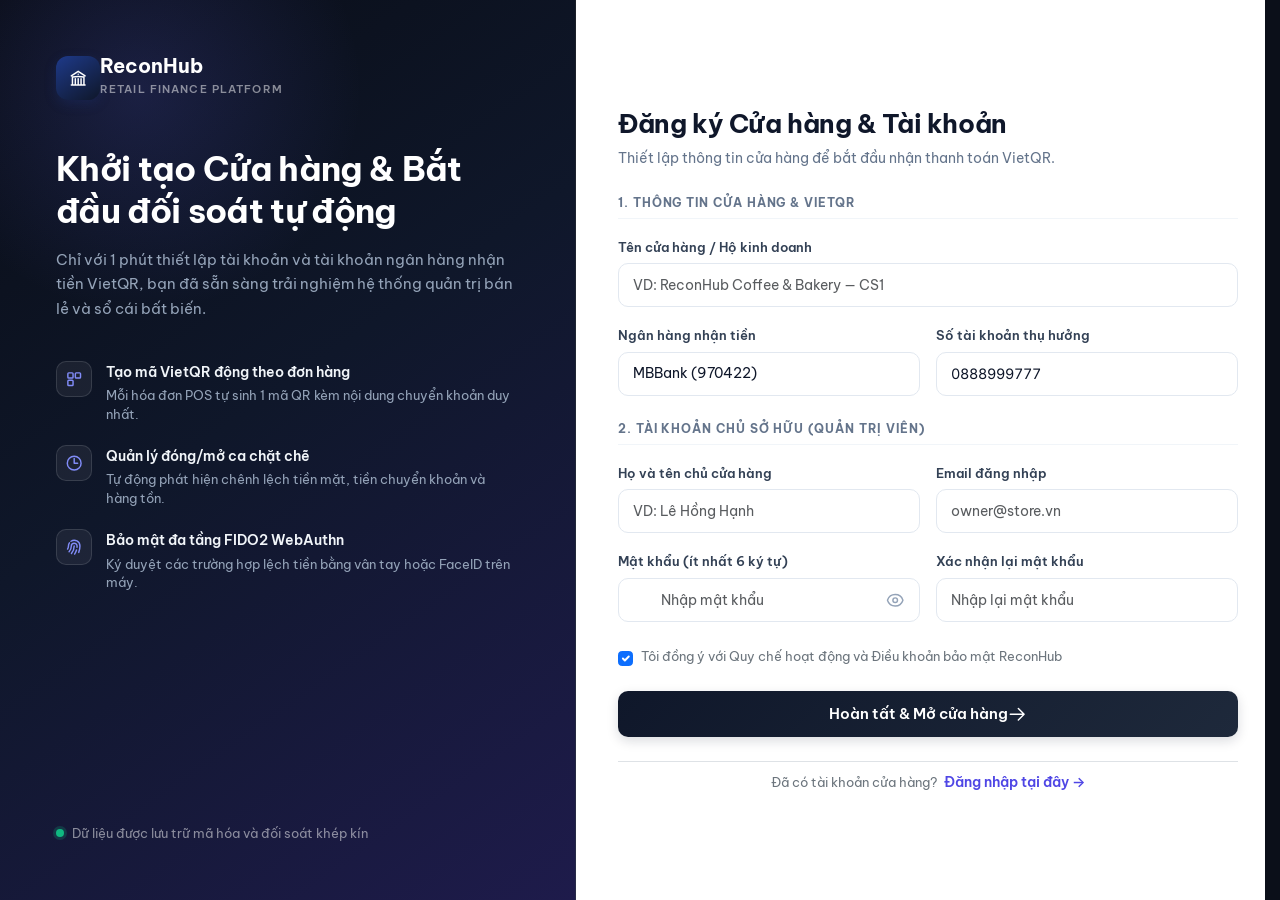
<file: frontend/register.html>
<!DOCTYPE html>
<html lang="vi">
<head>
    <meta charset="UTF-8">
    <meta name="viewport" content="width=device-width, initial-scale=1.0">
    <title>Đăng ký Cửa hàng &amp; Tài khoản — VietQR ReconHub</title>

    <!-- Google Fonts: Be Vietnam Pro & Inter -->
    <link rel="preconnect" href="https://fonts.googleapis.com">
    <link rel="preconnect" href="https://fonts.gstatic.com" crossorigin>
    <link href="https://fonts.googleapis.com/css2?family=Be+Vietnam+Pro:wght@400;500;600;700&family=Inter:wght@400;500;600;700&display=swap" rel="stylesheet">

    <!-- Bootstrap 5.3 CSS -->
    <link href="https://cdn.jsdelivr.net/npm/bootstrap@5.3.3/dist/css/bootstrap.min.css" rel="stylesheet">
    <link href="css/styles.css?v=20261030_v3" rel="stylesheet">
</head>
<body class="auth-body">

    <div class="auth-wrapper">
        <!-- ===================================================================
             1. CỘT TRÁI: SHOWCASE GIÁ TRỊ & BẢO MẬT HỆ THỐNG
             =================================================================== -->
        <aside class="auth-hero-pane d-none d-lg-flex">
            <div class="auth-hero-content">
                <!-- Logo & Brand Header -->
                <div class="d-flex align-items-center gap-2.5 mb-5">
                    <span class="modern-brand-logo" style="width: 44px; height: 44px; border-radius: 12px;">
                        <svg class="hi-icon" viewBox="0 0 24 24" fill="none" stroke="currentColor" stroke-width="2">
                            <path stroke-linecap="round" stroke-linejoin="round" d="M12 21v-8.25M15.75 21v-8.25M8.25 21v-8.25M3 9l9-6 9 6m-1.5 12V10.332A48.36 48.36 0 0 0 12 9.75c-2.551 0-5.056.2-7.5.582V21M3 21h18M12 6.75h.008v.008H12V6.75Z" />
                        </svg>
                    </span>
                    <div>
                        <div class="fw-bold text-white lh-1" style="font-size: 1.25rem;">ReconHub</div>
                        <small class="text-white-50 uppercase fw-semibold" style="font-size: 0.7rem; letter-spacing: 0.1em;">RETAIL FINANCE PLATFORM</small>
                    </div>
                </div>

                <h1 class="auth-hero-title mb-3">
                    Khởi tạo Cửa hàng &amp; Bắt đầu đối soát tự động
                </h1>
                <p class="auth-hero-desc mb-4">
                    Chỉ với 1 phút thiết lập tài khoản và tài khoản ngân hàng nhận tiền VietQR, bạn đã sẵn sàng trải nghiệm hệ thống quản trị bán lẻ và sổ cái bất biến.
                </p>

                <div class="auth-feature-list">
                    <div class="auth-feature-item">
                        <div class="auth-feature-icon">
                            <svg class="hi-icon" viewBox="0 0 24 24" fill="none" stroke="currentColor" stroke-width="2">
                                <path stroke-linecap="round" stroke-linejoin="round" d="M3.75 4.875c0-.621.504-1.125 1.125-1.125h4.5c.621 0 1.125.504 1.125 1.125v4.5c0 .621-.504 1.125-1.125 1.125h-4.5A1.125 1.125 0 0 1 3.75 9.375v-4.5ZM3.75 14.625c0-.621.504-1.125 1.125-1.125h4.5c.621 0 1.125.504 1.125 1.125v4.5c0 .621-.504 1.125-1.125 1.125h-4.5a1.125 1.125 0 0 1-1.125-1.125v-4.5ZM13.5 4.875c0-.621.504-1.125 1.125-1.125h4.5c.621 0 1.125.504 1.125 1.125v4.5c0 .621-.504 1.125-1.125 1.125h-4.5A1.125 1.125 0 0 1 13.5 9.375v-4.5Z"/>
                            </svg>
                        </div>
                        <div>
                            <div class="auth-feature-heading">Tạo mã VietQR động theo đơn hàng</div>
                            <div class="auth-feature-sub">Mỗi hóa đơn POS tự sinh 1 mã QR kèm nội dung chuyển khoản duy nhất.</div>
                        </div>
                    </div>

                    <div class="auth-feature-item">
                        <div class="auth-feature-icon">
                            <svg class="hi-icon" viewBox="0 0 24 24" fill="none" stroke="currentColor" stroke-width="2">
                                <path stroke-linecap="round" stroke-linejoin="round" d="M12 6v6h4.5m4.5 0a9 9 0 1 1-18 0 9 9 0 0 1 18 0Z"/>
                            </svg>
                        </div>
                        <div>
                            <div class="auth-feature-heading">Quản lý đóng/mở ca chặt chẽ</div>
                            <div class="auth-feature-sub">Tự động phát hiện chênh lệch tiền mặt, tiền chuyển khoản và hàng tồn.</div>
                        </div>
                    </div>

                    <div class="auth-feature-item">
                        <div class="auth-feature-icon">
                            <svg class="hi-icon" viewBox="0 0 24 24" fill="none" stroke="currentColor" stroke-width="2">
                                <path stroke-linecap="round" stroke-linejoin="round" d="M7.864 4.243A7.5 7.5 0 0 1 19.5 10.5c0 2.92-.556 5.709-1.568 8.268M5.742 6.364A7.465 7.465 0 0 0 4.5 10.5a7.464 7.464 0 0 1-1.15 3.993m1.989 3.559A11.209 11.209 0 0 0 8.25 10.5a3.75 3.75 0 1 1 7.5 0c0 .527-.021 1.049-.064 1.565M12 10.5a14.94 14.94 0 0 1-3.6 9.75m6.633-4.596a18.666 18.666 0 0 1-2.485 5.33"/>
                            </svg>
                        </div>
                        <div>
                            <div class="auth-feature-heading">Bảo mật đa tầng FIDO2 WebAuthn</div>
                            <div class="auth-feature-sub">Ký duyệt các trường hợp lệch tiền bằng vân tay hoặc FaceID trên máy.</div>
                        </div>
                    </div>
                </div>

                <div class="auth-hero-footer mt-auto">
                    <div class="d-flex align-items-center gap-2 text-white-50 small">
                        <span class="status-dot-pulse"></span>
                        <span>Dữ liệu được lưu trữ mã hóa và đối soát khép kín</span>
                    </div>
                </div>
            </div>
        </aside>

        <!-- ===================================================================
             2. CỘT PHẢI: FORM ĐĂNG KÝ CỬA HÀNG MỚI
             =================================================================== -->
        <main class="auth-form-pane">
            <div class="auth-card-container auth-card-container-lg">
                
                <!-- Mobile Brand Header -->
                <div class="d-flex align-items-center gap-2 mb-4 d-lg-none">
                    <span class="modern-brand-logo" style="width: 36px; height: 36px;">
                        <svg class="hi-icon" viewBox="0 0 24 24" fill="none" stroke="currentColor" stroke-width="2">
                            <path stroke-linecap="round" stroke-linejoin="round" d="M12 21v-8.25M15.75 21v-8.25M8.25 21v-8.25M3 9l9-6 9 6m-1.5 12V10.332A48.36 48.36 0 0 0 12 9.75c-2.551 0-5.056.2-7.5.582V21M3 21h18M12 6.75h.008v.008H12V6.75Z" />
                        </svg>
                    </span>
                    <span class="fw-bold text-dark fs-5">VietQR ReconHub</span>
                </div>

                <div class="auth-header mb-4">
                    <h2 class="auth-title">Đăng ký Cửa hàng &amp; Tài khoản</h2>
                    <p class="auth-subtitle">Thiết lập thông tin cửa hàng để bắt đầu nhận thanh toán VietQR.</p>
                </div>

                <!-- Alert Messages -->
                <div id="auth-error-alert" class="alert alert-danger py-2 px-3 small d-none mb-3" role="alert"></div>
                <div id="auth-success-alert" class="alert alert-success py-2 px-3 small d-none mb-3" role="alert"></div>

                <!-- Form đăng ký -->
                <form id="form-register" novalidate>
                    
                    <!-- Phần 1: Thông tin cửa hàng -->
                    <div class="auth-section-divider mb-3">
                        <span>1. THÔNG TIN CỬA HÀNG &amp; VIETQR</span>
                    </div>

                    <div class="mb-3">
                        <label for="reg-store-name" class="form-label auth-label">Tên cửa hàng / Hộ kinh doanh</label>
                        <input type="text" class="form-control auth-input" id="reg-store-name" required placeholder="VD: ReconHub Coffee &amp; Bakery — CS1">
                    </div>

                    <div class="row g-3 mb-4">
                        <div class="col-12 col-md-6">
                            <label for="reg-bank-bin" class="form-label auth-label">Ngân hàng nhận tiền</label>
                            <select class="form-select auth-input" id="reg-bank-bin" required>
                                <option value="970422" selected>MBBank (970422)</option>
                                <option value="970415">VietinBank (970415)</option>
                                <option value="970436">Vietcombank (970436)</option>
                                <option value="970418">BIDV (970418)</option>
                                <option value="970407">Techcombank (970407)</option>
                                <option value="970416">ACB (970416)</option>
                                <option value="970432">VPBank (970432)</option>
                            </select>
                        </div>
                        <div class="col-12 col-md-6">
                            <label for="reg-account-no" class="form-label auth-label">Số tài khoản thụ hưởng</label>
                            <input type="text" class="form-control auth-input font-numeric" id="reg-account-no" required placeholder="VD: 0888999777" value="0888999777">
                        </div>
                    </div>

                    <!-- Phần 2: Thông tin tài khoản Chủ cửa hàng -->
                    <div class="auth-section-divider mb-3">
                        <span>2. TÀI KHOẢN CHỦ SỞ HỮU (QUẢN TRỊ VIÊN)</span>
                    </div>

                    <div class="row g-3 mb-3">
                        <div class="col-12 col-md-6">
                            <label for="reg-fullname" class="form-label auth-label">Họ và tên chủ cửa hàng</label>
                            <input type="text" class="form-control auth-input" id="reg-fullname" required placeholder="VD: Lê Hồng Hạnh">
                        </div>
                        <div class="col-12 col-md-6">
                            <label for="reg-email" class="form-label auth-label">Email đăng nhập</label>
                            <input type="email" class="form-control auth-input" id="reg-email" required placeholder="owner@store.vn">
                        </div>
                    </div>

                    <div class="row g-3 mb-4">
                        <div class="col-12 col-md-6">
                            <label for="reg-password" class="form-label auth-label">Mật khẩu (ít nhất 6 ký tự)</label>
                            <div class="auth-input-wrapper">
                                <input type="password" class="form-control auth-input" id="reg-password" required placeholder="Nhập mật khẩu" minlength="6">
                                <button type="button" class="auth-toggle-pwd" id="btn-toggle-reg-pwd" aria-label="Ẩn hiện mật khẩu" onclick="togglePasswordVisibility('reg-password', 'btn-toggle-reg-pwd')">
                                    <svg class="hi-icon" viewBox="0 0 24 24" fill="none" stroke="currentColor" stroke-width="1.8">
                                        <path stroke-linecap="round" stroke-linejoin="round" d="M2.036 12.322a1.012 1.012 0 0 1 0-.639C3.423 7.51 7.36 4.5 12 4.5c4.638 0 8.573 3.007 9.963 7.178.07.207.07.431 0 .639C20.577 16.49 16.64 19.5 12 19.5c-4.638 0-8.573-3.007-9.963-7.178Z"/>
                                        <path stroke-linecap="round" stroke-linejoin="round" d="M15 12a3 3 0 1 1-6 0 3 3 0 0 1 6 0Z"/>
                                    </svg>
                                </button>
                            </div>
                        </div>
                        <div class="col-12 col-md-6">
                            <label for="reg-confirm-password" class="form-label auth-label">Xác nhận lại mật khẩu</label>
                            <input type="password" class="form-control auth-input" id="reg-confirm-password" required placeholder="Nhập lại mật khẩu" minlength="6">
                        </div>
                    </div>

                    <div class="mb-4 d-flex align-items-center">
                        <input class="form-check-input me-2" type="checkbox" id="check-terms" checked required>
                        <label class="form-check-label text-secondary small user-select-none" for="check-terms">
                            Tôi đồng ý với Quy chế hoạt động và Điều khoản bảo mật ReconHub
                        </label>
                    </div>

                    <button type="submit" class="btn auth-btn-primary w-100 mb-4" id="btn-submit-register">
                        <span>Hoàn tất &amp; Mở cửa hàng</span>
                        <svg class="hi-icon ms-1.5" viewBox="0 0 24 24" fill="none" stroke="currentColor" stroke-width="2">
                            <path stroke-linecap="round" stroke-linejoin="round" d="M13.5 4.5 21 12m0 0-7.5 7.5M21 12H3"/>
                        </svg>
                    </button>
                </form>

                <!-- Footer liên kết Đăng nhập -->
                <div class="text-center pt-2 border-top">
                    <span class="text-secondary small">Đã có tài khoản cửa hàng?</span>
                    <a href="login.html" class="auth-link-bold ms-1">Đăng nhập tại đây &rarr;</a>
                </div>

            </div>
        </main>
    </div>

    <!-- Script xác thực -->
    <script src="js/auth.js"></script>
    <script>
        document.getElementById("form-register").addEventListener("submit", (e) => {
            e.preventDefault();
            const storeName = document.getElementById("reg-store-name").value.trim();
            const bankBin = document.getElementById("reg-bank-bin").value.trim();
            const accountNo = document.getElementById("reg-account-no").value.trim();
            const fullName = document.getElementById("reg-fullname").value.trim();
            const email = document.getElementById("reg-email").value.trim();
            const password = document.getElementById("reg-password").value.trim();
            const confirmPassword = document.getElementById("reg-confirm-password").value.trim();
            const termsChecked = document.getElementById("check-terms").checked;

            const errorEl = document.getElementById("auth-error-alert");

            if (!storeName || !bankBin || !accountNo || !fullName || !email || !password) {
                errorEl.textContent = "Vui lòng điền đầy đủ các thông tin bắt buộc.";
                errorEl.classList.remove("d-none");
                return;
            }

            if (password.length < 6) {
                errorEl.textContent = "Mật khẩu phải chứa ít nhất 6 ký tự.";
                errorEl.classList.remove("d-none");
                return;
            }

            if (password !== confirmPassword) {
                errorEl.textContent = "Mật khẩu xác nhận không khớp.";
                errorEl.classList.remove("d-none");
                return;
            }

            if (!termsChecked) {
                errorEl.textContent = "Vui lòng đồng ý với điều khoản sử dụng.";
                errorEl.classList.remove("d-none");
                return;
            }

            submitRegister({
                store_name: storeName,
                bank_bin: bankBin,
                account_no: accountNo,
                full_name: fullName,
                email: email,
                password: password
            });
        });
    </script>
</body>
</html>
</file>
<file: frontend/css/styles.css>
@import url('https://fonts.googleapis.com/css2?family=Be+Vietnam+Pro:ital,wght@0,400;0,500;0,600;0,700;1,400&family=Inter:wght@400;500;600;700&display=swap');



/* ==========================================================================

   1. BIẾN HỆ THỐNG & CÀI ĐẶT GỐC (VARIABLES & RESET)

   ========================================================================== */

:root {

    --fp-bg-base: #f8fafc;

    --fp-bg-soft: #e2e8f0;

    --fp-bg-card: #ffffff;



    --fp-primary: #2563eb;

    --fp-primary-hover: #1d4ed8;

    --fp-primary-soft: #eff6ff;

    --fp-dark: #0f172a;



    --fp-text-primary: #0f172a;

    --fp-text-secondary: #475569;

    --fp-text-muted: #64748b;



    --fp-border: #e2e8f0;

    --fp-border-strong: #cbd5e1;



    --fp-success: #059669;

    --fp-success-soft: #ecfdf5;

    --fp-success-border: #a7f3d0;



    --fp-warning: #d97706;

    --fp-warning-soft: #fffbeb;

    --fp-warning-border: #fde68a;



    --fp-danger: #e11d48;

    --fp-danger-soft: #fff1f2;

    --fp-danger-border: #fecdd3;



    --fp-info: #0284c7;



    --fp-radius-sm: 10px;

    --fp-radius-md: 14px;

    --fp-radius-lg: 18px;

    --fp-radius-pill: 9999px;



    --fp-shadow-xs: 0 1px 3px rgba(15, 23, 42, 0.05);

    --fp-shadow-sm: 0 4px 16px rgba(15, 23, 42, 0.06);

    --fp-shadow-md: 0 10px 25px rgba(37, 99, 235, 0.1);

}



*, *::before, *::after {

    box-sizing: border-box;

}



html {

    overflow-y: scroll;

    scrollbar-gutter: stable;

}



body {

    font-family: 'Be Vietnam Pro', 'Inter', -apple-system, BlinkMacSystemFont, 'Segoe UI', sans-serif;

    font-size: 0.94rem;

    color: var(--fp-text-primary);

    background-color: var(--fp-bg-base);

    line-height: 1.6;

    margin: 0;

    min-height: 100vh;

    display: flex;

    flex-direction: column;

    -webkit-font-smoothing: antialiased;

}



h1, h2, h3, h4, h5, h6 {

    font-family: 'Be Vietnam Pro', 'Inter', sans-serif;

    font-weight: 700;

    color: var(--fp-text-primary);

    line-height: 1.35;

}



.font-numeric {

    font-family: 'Inter', 'Be Vietnam Pro', sans-serif;

    font-variant-numeric: tabular-nums;

}



.hi-icon {

    width: 1.15rem;

    height: 1.15rem;

    stroke: currentColor;

    stroke-width: 1.9;

    fill: none;

    stroke-linecap: round;

    stroke-linejoin: round;

    flex-shrink: 0;

    vertical-align: middle;

}



.hi-icon-sm {

    width: 0.98rem;

    height: 0.98rem;

}



/* ==========================================================================

   2. BỐ CỤC KHUNG ỨNG DỤNG & CHUYỂN TRANG (APP SHELL & VIEW TRANSITIONS)

   ========================================================================== */

@view-transition {

    navigation: auto;

}



::view-transition-old(root),

::view-transition-new(root) {

    animation-duration: 0.16s;

    animation-timing-function: cubic-bezier(0.22, 1, 0.36, 1);

}



@keyframes reconSmoothFadeIn {

    from {

        opacity: 0;

        transform: translate3d(0, 6px, 0);

    }

    to {

        opacity: 1;

        transform: translate3d(0, 0, 0);

    }

}



main {

    flex: 1 0 auto;

}



main.py-4 {

    padding-top: 1.75rem !important;

    padding-bottom: 2.5rem !important;

    animation: reconSmoothFadeIn 0.2s cubic-bezier(0.22, 1, 0.36, 1) forwards;

    will-change: opacity, transform;

}



[data-gsap="card"] {

    opacity: 1 !important;

    visibility: visible !important;

    transform: none !important;

}



#app-footer {

    margin-top: auto;

    width: 100%;

}



#app-footer footer,

.app-main-footer {

    margin-left: 0 !important;

    width: 100% !important;

    box-sizing: border-box !important;

}



.shift-page-wrapper,

.app-shell-container,

main > .container,

footer .container {

    width: 100% !important;

    max-width: 1160px !important;

    margin-left: auto !important;

    margin-right: auto !important;

    padding-left: 1.25rem !important;

    padding-right: 1.25rem !important;

    box-sizing: border-box !important;

}



/* ==========================================================================

   3. THANH ĐIỀU HƯỚNG SIDEBAR DỌC BÊN TRÁI (LEFT SIDEBAR NAVIGATION)

   ========================================================================== */

#app-navbar {

    view-transition-name: site-sidebar;

}



.app-sidebar {

    background-color: #ffffff;

    border-right: 1px solid #e2e8f0;

    display: flex;

    flex-direction: column;

    justify-content: space-between;

    box-sizing: border-box;

    width: 210px;

    padding: 1rem 0.75rem;

}



.sidebar-header {

    display: flex;

    align-items: center;

    justify-content: space-between;

    padding-bottom: 0.85rem;

    margin-bottom: 0.5rem;

    border-bottom: 1px solid #f1f5f9;

}



.sidebar-brand {

    display: flex;

    align-items: center;

    gap: 0.75rem;

}



.modern-brand-logo {

    width: 34px;

    height: 34px;

    border-radius: 10px;

    background: linear-gradient(145deg, #1e3a8a 0%, #0f172a 100%);

    color: #ffffff;

    display: inline-flex;

    align-items: center;

    justify-content: center;

    flex-shrink: 0;

    box-shadow: 0 4px 12px rgba(30, 58, 138, 0.25);

}



.sidebar-brand-text {

    display: flex;

    flex-direction: column;

}



.sidebar-nav-section {

    flex: 1;

    overflow-y: auto;

    padding-top: 0.25rem;

}



.sidebar-section-label {

    font-size: 0.65rem;

    font-weight: 700;

    color: #94a3b8;

    letter-spacing: 0.08em;

    text-transform: uppercase;

    padding: 0 0.4rem 0.4rem 0.4rem;

}



.sidebar-nav {

    display: flex;

    flex-direction: column;

    gap: 0.2rem;

}



.sidebar-nav-tab {

    display: flex;

    align-items: center;

    gap: 0.6rem;

    padding: 0.5rem 0.65rem;

    border-radius: 10px;

    color: #64748b;

    text-decoration: none;

    font-size: 0.85rem;

    font-weight: 500;

    transition: all 0.15s ease;

    position: relative;

}



.sidebar-nav-tab .hi-icon {

    width: 20px;

    height: 20px;

    color: #94a3b8;

    transition: color 0.15s ease;

    flex-shrink: 0;

}



.sidebar-nav-tab:hover {

    color: #0f172a;

    background-color: #f8fafc;

}



.sidebar-nav-tab:hover .hi-icon {

    color: #0f172a;

}



.sidebar-nav-tab.active {

    color: #1e40af;

    background-color: #eff6ff;

    font-weight: 600;

}



.sidebar-nav-tab.active .hi-icon {

    color: #2563eb;

}



.sidebar-nav-tab.active::before {

    content: "";

    position: absolute;

    left: 0;

    top: 6px;

    bottom: 6px;

    width: 3.5px;

    background: #2563eb;

    border-radius: 0 4px 4px 0;

}



.sidebar-nav-text {

    line-height: 1.2;

}



.sidebar-footer {

    padding-top: 0.75rem;

    border-top: 1px solid #f1f5f9;

    display: flex;

    flex-direction: column;

    gap: 0.5rem;

    margin-top: auto;

}



.sidebar-role-panel {

    background-color: #f8fafc;

    border: 1px solid #e2e8f0;

    border-radius: 12px;

    padding: 0.5rem 0.6rem;

}



.sidebar-role-label {

    font-size: 0.65rem;

    font-weight: 700;

    color: #64748b;

    letter-spacing: 0.08em;

    text-transform: uppercase;

}



.btn-sidebar-reset {

    width: 22px;

    height: 22px;

    border-radius: 6px;

    border: 1px solid #cbd5e1;

    background: #ffffff;

    color: #64748b;

    font-size: 0.78rem;

    display: inline-flex;

    align-items: center;

    justify-content: center;

    cursor: pointer;

    line-height: 1;

    transition: all 0.15s ease;

}



.btn-sidebar-reset:hover {

    background: #f1f5f9;

    color: #0f172a;

}



.sidebar-role-select {

    height: 32px;

    border-radius: 8px;

    border: 1px solid #cbd5e1;

    background-color: #ffffff;

    color: #0f172a;

    font-size: 0.8rem;

    font-weight: 600;

    padding: 0.25rem 1.75rem 0.25rem 0.65rem;

    box-shadow: 0 1px 2px rgba(15, 23, 42, 0.04);

}



.sidebar-system-status {

    display: flex;

    align-items: center;

    gap: 0.5rem;

    font-size: 0.74rem;

    color: #64748b;

    padding: 0 0.25rem;

}



.status-dot-pulse {

    width: 8px;

    height: 8px;

    border-radius: 50%;

    background-color: #10b981;

    box-shadow: 0 0 0 3px rgba(16, 185, 129, 0.2);

    display: inline-block;

    flex-shrink: 0;

}



@media (min-width: 992px) {

    #app-navbar {

        width: 210px;

        position: fixed;

        top: 0;

        left: 0;

        bottom: 0;

        height: 100vh;

        z-index: 1040;

    }



    .app-sidebar {

        height: 100vh;

        position: fixed;

        top: 0;

        left: 0;

        bottom: 0;

        z-index: 1040;

    }



    body {

        padding-left: 210px;

    }



    main,

    #app-footer {

        margin-left: 0;

        width: 100%;

        max-width: 100%;

        box-sizing: border-box;

    }

}



@media (max-width: 991.98px) {

    #app-navbar {

        position: static;

        width: 100%;

        height: auto;

    }



    .app-sidebar {

        position: fixed;

        top: 0;

        left: 0;

        bottom: 0;

        width: 240px;

        height: 100vh;

        z-index: 1050;

        transform: translateX(-100%);

        transition: transform 0.25s cubic-bezier(0.4, 0, 0.2, 1);

        box-shadow: none;

    }



    .app-sidebar.show-sidebar {

        transform: translateX(0);

        box-shadow: 0 20px 25px -5px rgba(0, 0, 0, 0.15);

    }



    .sidebar-backdrop {

        position: fixed;

        top: 0;

        left: 0;

        right: 0;

        bottom: 0;

        background: rgba(15, 23, 42, 0.45);

        z-index: 1045;

        opacity: 0;

        pointer-events: none;

        transition: opacity 0.2s ease;

    }



    .sidebar-backdrop.show {

        opacity: 1;

        pointer-events: auto;

    }



    .mobile-topbar {

        height: 58px;

        background: #ffffff;

        border-bottom: 1px solid #e2e8f0;

        display: flex;

        align-items: center;

        justify-content: space-between;

        padding: 0 1rem;

        position: sticky;

        top: 0;

        z-index: 1030;

    }



    main,

    #app-footer {

        margin-left: 0;

        width: 100%;

        max-width: 100%;

    }

}



/* ==========================================================================

   4. THÀNH PHẦN DÙNG CHUNG (BUTTONS, BADGES, TOAST, QR, FLATPICKR)

   ========================================================================== */

.btn-fp-dark,

.btn-fp-primary {

    background: linear-gradient(135deg, #2563eb 0%, #1d4ed8 100%);

    color: #ffffff;

    border: 1px solid #1d4ed8;

    border-radius: var(--fp-radius-sm);

    padding: 0.6rem 1.25rem;

    font-size: 0.88rem;

    font-weight: 600;

    display: inline-flex;

    align-items: center;

    justify-content: center;

    gap: 0.5rem;

    text-decoration: none;

    box-shadow: 0 4px 12px rgba(37, 99, 235, 0.18);

    transition: all 0.2s ease;

}



.btn-fp-dark:hover,

.btn-fp-primary:hover {

    background: linear-gradient(135deg, #1d4ed8 0%, #1e40af 100%);

    color: #ffffff;

    transform: translateY(-1px);

}



.btn-fp-success {

    background: linear-gradient(135deg, #059669 0%, #047857 100%);

    color: #ffffff;

    border: 1px solid #047857;

    border-radius: var(--fp-radius-sm);

    padding: 0.65rem 1.35rem;

    font-size: 0.9rem;

    font-weight: 600;

    display: inline-flex;

    align-items: center;

    justify-content: center;

    gap: 0.5rem;

    text-decoration: none;

    box-shadow: 0 4px 14px rgba(5, 150, 105, 0.22);

    transition: all 0.2s ease;

}



.btn-fp-success:hover {

    background: linear-gradient(135deg, #047857 0%, #065f46 100%);

    color: #ffffff;

    transform: translateY(-1px);

}



.btn-fp-danger {

    background: linear-gradient(135deg, #e11d48 0%, #be123c 100%);

    color: #ffffff;

    border: 1px solid #be123c;

    border-radius: var(--fp-radius-sm);

    padding: 0.6rem 1.25rem;

    font-size: 0.88rem;

    font-weight: 600;

    display: inline-flex;

    align-items: center;

    justify-content: center;

    gap: 0.5rem;

    text-decoration: none;

    box-shadow: 0 4px 12px rgba(225, 29, 72, 0.2);

    transition: all 0.2s ease;

}



.btn-fp-danger:hover {

    background: linear-gradient(135deg, #be123c 0%, #9f1239 100%);

    color: #ffffff;

    transform: translateY(-1px);

}



.btn-fp-outline {

    background-color: #ffffff;

    color: var(--fp-text-primary);

    border: 1px solid var(--fp-border-strong);

    border-radius: var(--fp-radius-sm);

    padding: 0.56rem 1.1rem;

    font-size: 0.86rem;

    font-weight: 500;

    display: inline-flex;

    align-items: center;

    justify-content: center;

    gap: 0.45rem;

    text-decoration: none;

    transition: all 0.2s ease;

}



.btn-fp-outline:hover {

    border-color: var(--fp-primary);

    color: var(--fp-primary);

    background-color: var(--fp-primary-soft);

}



.fp-badge {

    display: inline-flex;

    align-items: center;

    gap: 0.35rem;

    padding: 0.3rem 0.72rem;

    border-radius: var(--fp-radius-pill);

    font-size: 0.76rem;

    font-weight: 600;

}



.fp-badge-success {

    background-color: var(--fp-success-soft);

    color: #065f46;

    border: 1px solid var(--fp-success-border);

}



.fp-badge-warning {

    background-color: var(--fp-warning-soft);

    color: #92400e;

    border: 1px solid var(--fp-warning-border);

}



.fp-badge-danger {

    background-color: var(--fp-danger-soft);

    color: #9f1239;

    border: 1px solid var(--fp-danger-border);

}



.fp-badge-neutral {

    background-color: #f1f5f9;

    color: #475569;

    border: 1px solid #cbd5e1;

}



.fp-badge-dark {

    background-color: var(--fp-primary-soft);

    color: #1d4ed8;

    border: 1px solid #bfdbfe;

}



.qr-frame-box {

    max-width: 250px;

    margin: 0 auto;

    padding: 0.85rem;

    background: #ffffff;

    border: 2px solid var(--fp-primary);

    border-radius: var(--fp-radius-md);

}



#toast-container {

    position: fixed;

    top: 76px;

    right: 20px;

    z-index: 9999;

    display: flex;

    flex-direction: column;

    gap: 0.5rem;

    max-width: 380px;

}



.flatpickr-calendar {

    font-family: 'Be Vietnam Pro', 'Inter', sans-serif;

    border-radius: 14px;

    box-shadow: 0 10px 30px rgba(15, 23, 42, 0.14);

    border: 1px solid #e2e8f0;

}



.flatpickr-day.selected,

.flatpickr-day.selected:hover {

    background: #1e3a8a;

    border-color: #1e3a8a;

}



.flatpickr-input.shift-input {

    background-color: #ffffff !important;

    cursor: pointer;

    font-size: 0.84rem;

    padding-left: 0.65rem;

    padding-right: 0.65rem;

}



.shift-list-header .btn-shift-refresh {

    white-space: nowrap !important;

    flex-shrink: 0;

    padding: 0 0.85rem !important;

}



.shift-list-header .d-flex.align-items-center.gap-2 {

    flex-wrap: nowrap !important;

}



/* ==========================================================================

   5. QUẢN LÝ CA BÁN HÀNG & KHO LƯU TRỮ (SHIFTS & ARCHIVE)

   ========================================================================== */

.shift-eyebrow {

    font-size: 0.72rem;

    font-weight: 700;

    text-transform: uppercase;

    letter-spacing: 0.08em;

    color: #475569;

    margin-bottom: 0.35rem;

}



.shift-main-title {

    font-size: 1.85rem;

    font-weight: 700;

    color: #0f172a;

    letter-spacing: -0.02em;

    margin-bottom: 0.35rem;

}



.shift-sub-title {

    font-size: 0.94rem;

    color: #64748b;

    margin-bottom: 1.75rem;

}



.shift-create-card {

    background: #ffffff;

    border: 1px solid #eef2f6;

    border-radius: 18px;

    box-shadow: 0 4px 20px rgba(15, 23, 42, 0.03);

    padding: 1.5rem 1.75rem;

}



.shift-create-card-header {

    display: flex;

    align-items: center;

    gap: 0.9rem;

    margin-bottom: 1.35rem;

}



.shift-create-icon-badge {

    width: 44px;

    height: 44px;

    border-radius: 12px;

    background: #eff6ff;

    color: #2563eb;

    display: flex;

    align-items: center;

    justify-content: center;

    font-size: 1.35rem;

    font-weight: 600;

    flex-shrink: 0;

}



.shift-input-label {

    font-size: 0.82rem;

    font-weight: 600;

    color: #334155;

    margin-bottom: 0.4rem;

    display: block;

}



.shift-input {

    height: 44px;

    border-radius: 10px;

    border: 1px solid #e2e8f0;

    font-size: 0.9rem;

    padding: 0.5rem 0.85rem;

    color: #0f172a;

    background-color: #ffffff;

    transition: all 0.18s ease;

}



.shift-input:focus {

    border-color: #2563eb;

    box-shadow: 0 0 0 3px rgba(37, 99, 235, 0.12);

    outline: none;

}



.shift-input-addon {

    height: 44px;

    border-top-right-radius: 10px !important;

    border-bottom-right-radius: 10px !important;

    background-color: #f8fafc;

    border: 1px solid #e2e8f0;

    border-left: none;

    color: #64748b;

    font-weight: 600;

    font-size: 0.88rem;

    padding: 0 0.85rem;

}



.btn-shift-create {

    height: 44px;

    background: linear-gradient(145deg, #1e3a8a 0%, #0f172a 100%);

    color: #ffffff;

    border: 1px solid #1e3a8a;

    border-radius: 10px;

    padding: 0 1.5rem;

    font-size: 0.9rem;

    font-weight: 600;

    display: inline-flex;

    align-items: center;

    justify-content: center;

    gap: 0.4rem;

    white-space: nowrap;

    transition: all 0.18s ease;

    box-shadow: 0 4px 14px rgba(30, 58, 138, 0.22);

}



.btn-shift-create:hover {

    background: linear-gradient(145deg, #2563eb 0%, #1e3a8a 100%);

    color: #ffffff;

    border-color: #2563eb;

    transform: translateY(-1px);

    box-shadow: 0 6px 18px rgba(30, 58, 138, 0.32);

}



.shift-list-header {

    display: flex;

    flex-wrap: wrap;

    align-items: center;

    justify-content: space-between;

    gap: 1rem;

    margin-top: 2rem;

    margin-bottom: 1.25rem;

}



.shift-list-title {

    font-size: 1.18rem;

    font-weight: 700;

    color: #0f172a;

    margin-bottom: 0.2rem;

}



.shift-list-subtitle {

    font-size: 0.84rem;

    color: #64748b;

}



.shift-filter-select {

    height: 42px;

    border-radius: 10px;

    border: 1px solid #e2e8f0;

    font-size: 0.85rem;

    font-weight: 500;

    color: #334155;

    background-color: #ffffff;

    padding: 0.45rem 2.2rem 0.45rem 0.95rem;

    cursor: pointer;

    min-width: 170px;

    box-shadow: 0 1px 3px rgba(15, 23, 42, 0.04);

}



.shift-filter-select:focus {

    border-color: #2563eb;

    outline: none;

    box-shadow: 0 0 0 3px rgba(37, 99, 235, 0.12);

}



.btn-shift-refresh {

    height: 42px;

    border-radius: 10px;

    border: 1px solid #e2e8f0;

    background-color: #ffffff;

    color: #475569;

    font-size: 0.85rem;

    font-weight: 500;

    padding: 0 0.9rem;

    display: inline-flex;

    align-items: center;

    gap: 0.4rem;

    transition: all 0.18s ease;

}



.btn-shift-refresh:hover {

    background-color: #f8fafc;

    color: #0f172a;

    border-color: #cbd5e1;

}



.shift-card,

.shift-item-card,

[class*="shift"] {

    min-width: 0;

}



.shift-row-card {

    background: #ffffff;

    border: 1px solid #eef2f6;

    border-radius: 16px;

    box-shadow: 0 2px 10px rgba(15, 23, 42, 0.03);

    padding: 1.25rem 1.6rem;

    display: grid;

    grid-template-columns: 2.3fr 1.3fr 1fr 1.4fr auto;

    align-items: center;

    gap: 1.5rem;

    transition: all 0.2s ease;

    position: relative;

    overflow: hidden;

}



.shift-row-card:hover {

    box-shadow: 0 6px 20px rgba(15, 23, 42, 0.06);

    transform: translateY(-1px);

}



.shift-row-card.is-open {

    border-left: 4.5px solid #10b981;

}



.shift-row-card.is-closed {

    border-left: 4.5px solid #e2e8f0;

}



.shift-col-info {

    display: flex;

    align-items: center;

    gap: 0.95rem;

    min-width: 0;

    overflow: hidden;

}



.shift-col-info > div:last-child {

    flex: 1 1 0%;

    min-width: 0;

    overflow: hidden;

}



.shift-icon-box {

    width: 44px;

    height: 44px;

    border-radius: 12px;

    display: flex;

    align-items: center;

    justify-content: center;

    flex-shrink: 0;

}



.shift-icon-box.is-open {

    background: #ecfdf5;

    color: #10b981;

}



.shift-icon-box.is-closed {

    background: #f1f5f9;

    color: #64748b;

}



.shift-name {

    font-size: 1.05rem;

    font-weight: 700;

    color: #0f172a;

    line-height: 1.35;

    white-space: normal;

    word-break: break-word;

    display: -webkit-box;

    -webkit-line-clamp: 2;

    -webkit-box-orient: vertical;

    overflow: hidden;

}



.shift-status-pill {

    display: inline-flex;

    align-items: center;

    gap: 0.35rem;

    border-radius: 9999px;

    font-size: 0.74rem;

    font-weight: 600;

    padding: 0.2rem 0.65rem;

    flex-shrink: 0;

}



.shift-status-pill.is-open {

    background: #dcfce7;

    color: #15803d;

}



.shift-status-pill.is-closed {

    background: #f1f5f9;

    color: #64748b;

}



.shift-code-time {

    font-size: 0.8rem;

    color: #64748b;

    margin-top: 0.2rem;

    white-space: nowrap;

    overflow: hidden;

    text-overflow: ellipsis;

}



.shift-col-metric {

    min-width: 0;

}



.shift-metric-label {

    font-size: 0.75rem;

    color: #64748b;

    margin-bottom: 0.2rem;

    display: block;

    font-weight: 500;

}



.shift-metric-value {

    font-size: 1.02rem;

    font-weight: 700;

    color: #0f172a;

    line-height: 1.25;

}



.shift-metric-sub {

    font-size: 0.75rem;

    color: #64748b;

    margin-top: 0.15rem;

    display: block;

}



.shift-col-progress {

    min-width: 120px;

}



.shift-progress-percent {

    font-size: 0.78rem;

    font-weight: 600;

    color: #0f172a;

}



.shift-progress-track {

    width: 100%;

    height: 6px;

    background: #f1f5f9;

    border-radius: 9999px;

    overflow: hidden;

}



.shift-progress-fill {

    height: 100%;

    background: #10b981;

    border-radius: 9999px;

    transition: width 0.3s ease;

}



.shift-col-actions {

    display: flex;

    align-items: center;

    gap: 0.6rem;

    flex-shrink: 0;

}



.btn-shift-action-pos {

    background: #ffffff;

    color: #0f172a;

    border: 1px solid #e2e8f0;

    border-radius: 10px;

    padding: 0.5rem 1rem;

    font-size: 0.84rem;

    font-weight: 600;

    text-decoration: none;

    display: inline-flex;

    align-items: center;

    gap: 0.4rem;

    white-space: nowrap;

    transition: all 0.18s ease;

}



.btn-shift-action-pos:hover {

    background: #f8fafc;

    border-color: #cbd5e1;

    color: #0f172a;

    transform: translateY(-1px);

}



.btn-shift-action-close {

    background: #e11d48;

    color: #ffffff;

    border: 1px solid #e11d48;

    border-radius: 10px;

    padding: 0.5rem 1rem;

    font-size: 0.84rem;

    font-weight: 600;

    display: inline-flex;

    align-items: center;

    gap: 0.4rem;

    white-space: nowrap;

    transition: all 0.18s ease;

    box-shadow: 0 2px 8px rgba(225, 29, 72, 0.18);

}



.btn-shift-action-close:hover {

    background: #be123c;

    border-color: #be123c;

    color: #ffffff;

    transform: translateY(-1px);

    box-shadow: 0 4px 12px rgba(225, 29, 72, 0.25);

}



.btn-shift-action-detail {

    background: #ffffff;

    color: #475569;

    border: 1px solid #e2e8f0;

    border-radius: 10px;

    padding: 0.5rem 0.85rem;

    font-size: 0.82rem;

    font-weight: 500;

    text-decoration: none;

    display: inline-flex;

    align-items: center;

    gap: 0.35rem;

    white-space: nowrap;

    transition: all 0.18s ease;

}



.btn-shift-action-detail:hover {

    background: #f8fafc;

    border-color: #cbd5e1;

    color: #0f172a;

}



.btn-shift-action-archive {

    background: #f8fafc;

    color: #475569;

    border: 1px solid #cbd5e1;

    border-radius: 10px;

    padding: 0.5rem 0.85rem;

    font-size: 0.84rem;

    font-weight: 600;

    display: inline-flex;

    align-items: center;

    gap: 0.35rem;

    white-space: nowrap;

    text-decoration: none;

    transition: all 0.18s ease;

    cursor: pointer;

}



.btn-shift-action-archive:hover {

    background: #0f172a;

    color: #ffffff;

    border-color: #0f172a;

    box-shadow: 0 4px 12px rgba(15, 23, 42, 0.15);

}



@media (max-width: 1199.98px) {

    .shift-row-card {

        grid-template-columns: 2fr 1.2fr 1fr 1.2fr auto;

        gap: 1rem;

        padding: 1.15rem 1.25rem;

    }

}



@media (max-width: 991.98px) {

    .shift-row-card {

        grid-template-columns: 1fr 1fr;

        gap: 1.25rem;

    }

    .shift-col-info {

        grid-column: 1 / -1;

    }

    .shift-col-actions {

        grid-column: 1 / -1;

        justify-content: flex-end;

    }

}



@media (max-width: 575.98px) {

    .shift-row-card {

        grid-template-columns: 1fr;

        gap: 1rem;

    }

    .shift-col-actions {

        justify-content: stretch;

        flex-direction: column;

    }

    .shift-col-actions a,

    .shift-col-actions button {

        width: 100%;

        justify-content: center;

    }

}



/* ==========================================================================

   6. QUẦY THU NGÂN (POS)

   ========================================================================== */

.pos-amount-input {

    height: 48px !important;

    font-size: 1.5rem !important;

    font-weight: 700 !important;

    color: #0f172a !important;

    border-radius: 10px 0 0 10px !important;

    border: 1px solid #e2e8f0 !important;

    padding: 0.4rem 0.85rem !important;

}



.pos-amount-input:focus {

    border-color: #2563eb !important;

    box-shadow: 0 0 0 3px rgba(37, 99, 235, 0.12) !important;

    outline: none;

}



.pos-quick-btn {

    background-color: #f8fafc;

    border: 1px solid #e2e8f0;

    color: #475569;

    font-size: 0.8rem;

    font-weight: 600;

    padding: 0.25rem 0.65rem;

    border-radius: 8px;

    cursor: pointer;

    transition: all 0.15s ease;

}



.pos-quick-btn:hover {

    background-color: #eff6ff;

    color: #2563eb;

    border-color: #bfdbfe;

    transform: translateY(-1px);

}



.btn-pos-create {

    height: 46px;

    background: linear-gradient(145deg, #1e3a8a 0%, #0f172a 100%);

    color: #ffffff;

    border: 1px solid #1e3a8a;

    border-radius: 10px;

    font-weight: 600;

    font-size: 0.92rem;

    display: inline-flex;

    align-items: center;

    justify-content: center;

    gap: 0.45rem;

    transition: all 0.18s ease;

    box-shadow: 0 4px 14px rgba(30, 58, 138, 0.22);

}



.btn-pos-create:hover {

    background: linear-gradient(145deg, #2563eb 0%, #1e3a8a 100%);

    color: #ffffff;

    border-color: #2563eb;

    transform: translateY(-1px);

    box-shadow: 0 6px 18px rgba(30, 58, 138, 0.32);

}



.btn-pos-create:disabled {

    opacity: 0.6;

    cursor: not-allowed;

    transform: none !important;

    box-shadow: none !important;

}



.pos-toggle-switch {

    width: 44px !important;

    height: 24px !important;

    cursor: pointer;

    background-color: #cbd5e1;

    border: none;

    transition: background-color 0.2s ease;

}



.pos-toggle-switch:checked {

    background-color: #10b981 !important;

}



.pos-tts-box {

    background: #f8fafc;

    border: 1px solid #eef2f6;

    border-radius: 14px;

    padding: 1rem 1.15rem;

}



.pos-tts-quote {

    font-size: 0.85rem;

    font-weight: 500;

    color: #1e293b;

    line-height: 1.5;

    font-style: italic;

}



.pos-tts-time {

    font-size: 0.74rem;

    color: #64748b;

}



.pos-filter-select {

    width: auto !important;

    min-width: 140px;

    height: 38px;

    border-radius: 10px;

    border: 1px solid #e2e8f0;

    font-size: 0.84rem;

    background-color: #ffffff;

    color: #334155;

    padding: 0.35rem 1.8rem 0.35rem 0.75rem;

    cursor: pointer;

    box-shadow: 0 1px 2px rgba(15, 23, 42, 0.04);

}



.pos-filter-select:focus {

    border-color: #2563eb;

    outline: none;

    box-shadow: 0 0 0 3px rgba(37, 99, 235, 0.12);

}



.pos-search-wrapper {

    position: relative;

    display: inline-flex;

    align-items: center;

}



.pos-search-icon {

    position: absolute;

    left: 10px;

    color: #94a3b8;

    pointer-events: none;

    width: 15px;

    height: 15px;

}



.pos-search-input {

    height: 38px;

    border-radius: 10px;

    border: 1px solid #e2e8f0;

    font-size: 0.84rem;

    padding-left: 32px;

    width: 175px;

    background-color: #ffffff;

    box-shadow: 0 1px 2px rgba(15, 23, 42, 0.04);

}



.pos-search-input:focus {

    border-color: #2563eb;

    outline: none;

    box-shadow: 0 0 0 3px rgba(37, 99, 235, 0.12);

}



.pos-kpi-summary-row {

    display: grid;

    grid-template-columns: repeat(4, 1fr);

    background: #f8fafc;

    border: 1px solid #eef2f6;

    border-radius: 14px;

    padding: 0.9rem 1.25rem;

    gap: 1rem;

}



.pos-kpi-item {

    display: flex;

    flex-direction: column;

    gap: 0.2rem;

}



.pos-kpi-label {

    font-size: 0.75rem;

    color: #64748b;

    font-weight: 500;

}



.pos-kpi-val {

    font-size: 1.05rem;

    font-weight: 700;

    line-height: 1.2;

}



.pos-kpi-count {

    font-size: 0.75rem;

    font-weight: 400;

    color: #64748b;

}



.pos-modern-table {

    width: 100%;

    border-collapse: separate;

    border-spacing: 0;

}



.pos-modern-table thead th {

    background-color: #ffffff;

    color: #64748b;

    font-weight: 700;

    font-size: 0.74rem;

    letter-spacing: 0.04em;

    text-transform: uppercase;

    padding: 0.75rem 0.85rem;

    border-bottom: 1.5px solid #eef2f6;

}



.pos-modern-table tbody td {

    padding: 0.95rem 0.85rem;

    vertical-align: middle;

    border-bottom: 1px solid #f1f5f9;

    font-size: 0.88rem;

    background-color: #ffffff;

}



.pos-modern-table tbody tr:hover td {

    background-color: #f8fafc;

}



.btn-pos-receipt,

.btn-pos-qr {

    background: #ffffff;

    color: #0f172a;

    border: 1px solid #e2e8f0;

    border-radius: 8px;

    padding: 0.35rem 0.75rem;

    font-size: 0.82rem;

    font-weight: 600;

    text-decoration: none;

    display: inline-flex;

    align-items: center;

    gap: 0.35rem;

    white-space: nowrap;

    transition: all 0.15s ease;

    cursor: pointer;

}



.btn-pos-receipt:hover,

.btn-pos-qr:hover {

    background: #f8fafc;

    color: #0f172a;

    border-color: #cbd5e1;

    transform: translateY(-1px);

}



.pos-status-pill {

    display: inline-flex;

    align-items: center;

    justify-content: center;

    border-radius: 9999px;

    font-size: 0.75rem;

    font-weight: 600;

    padding: 0.22rem 0.75rem;

    white-space: nowrap;

}



.pos-status-paid {

    background-color: #dcfce7;

    color: #15803d;

}



.pos-status-partial {

    background-color: #fef3c7;

    color: #b45309;

}



.pos-status-unpaid {

    background-color: #eff6ff;

    color: #1d4ed8;

}



.pos-status-cancelled {

    background-color: #ffe4e6;

    color: #e11d48;

}



@media (max-width: 991.98px) {

    .pos-kpi-summary-row {

        grid-template-columns: repeat(2, 1fr);

    }

}



@media (max-width: 575.98px) {

    .pos-kpi-summary-row {

        grid-template-columns: 1fr;

    }

}



/* ==========================================================================

   7. CỔNG THANH TOÁN MÔ PHỎNG (BANK SIMULATOR)

   ========================================================================== */

.sim-bank-account-box {

    background: #f8fafc;

    border: 1px solid #eef2f6;

    border-radius: 14px;

    padding: 0.95rem 1.15rem;

}



.sim-bank-avatar {

    width: 44px;

    height: 44px;

    border-radius: 50%;

    background: #1e3a8a;

    color: #ffffff;

    font-size: 0.9rem;

    font-weight: 700;

    display: flex;

    align-items: center;

    justify-content: center;

    flex-shrink: 0;

    box-shadow: 0 2px 6px rgba(30, 58, 138, 0.2);

}



.sim-bank-label {

    font-size: 0.72rem;

    color: #64748b;

    margin-bottom: 0.15rem;

}



.sim-bank-name {

    font-size: 0.92rem;

    font-weight: 700;

    color: #0f172a;

    text-transform: uppercase;

    letter-spacing: 0.02em;

    line-height: 1.25;

}



.sim-bank-sub {

    font-size: 0.78rem;

    color: #64748b;

}



.sim-bank-check-icon {

    width: 26px;

    height: 26px;

    border-radius: 50%;

    background: #10b981;

    color: #ffffff;

    display: flex;

    align-items: center;

    justify-content: center;

    flex-shrink: 0;

}



.sim-receipt-card {

    background: #ffffff;

    border: 1px solid #eef2f6;

    border-radius: 18px;

    box-shadow: 0 4px 20px rgba(15, 23, 42, 0.03);

    padding: 1.5rem;

    min-height: 440px;

    display: flex;

    flex-direction: column;

}



.sim-empty-receipt {

    margin: auto;

    text-align: center;

    padding: 2.5rem 1.5rem;

}



.sim-empty-icon {

    width: 58px;

    height: 58px;

    border-radius: 16px;

    background: #f1f5f9;

    color: #94a3b8;

    display: inline-flex;

    align-items: center;

    justify-content: center;

    margin-bottom: 1.15rem;

}



.sim-amount-pos {

    color: #10b981;

    font-weight: 700;

}



/* ==========================================================================

   8. ĐỐI SOÁT & XỬ LÝ CHÊNH LỆCH (RECONCILIATION)

   ========================================================================== */

.recon-pill-nav {

    background: #f1f5f9;

    padding: 4px;

    border-radius: 12px;

    display: inline-flex;

    gap: 4px;

    border: 1px solid #e2e8f0;

}



.recon-pill-nav .nav-link {

    border: none;

    border-radius: 8px;

    padding: 0.45rem 1.15rem;

    font-size: 0.85rem;

    font-weight: 500;

    color: #64748b;

    background: transparent;

    transition: all 0.15s ease-in-out;

    display: inline-flex;

    align-items: center;

    gap: 6px;

}



.recon-pill-nav .nav-link:hover {

    color: #0f172a;

}



.recon-pill-nav .nav-link.active {

    background: #ffffff;

    color: #0f172a;

    font-weight: 600;

    box-shadow: 0 1px 3px rgba(15, 23, 42, 0.08);

}



.recon-main-card {

    background: #ffffff;

    border: 1px solid #eef2f6;

    border-radius: 18px;

    box-shadow: 0 4px 20px rgba(15, 23, 42, 0.03);

    overflow: hidden;

}



.recon-main-card-header {

    padding: 1.25rem 1.5rem;

    border-bottom: 1px solid #f1f5f9;

    display: flex;

    align-items: center;

    justify-content: space-between;

}



.recon-table {

    width: 100%;

    margin-bottom: 0;

    border-collapse: collapse;

}



.recon-table th {

    font-size: 0.72rem;

    font-weight: 600;

    text-transform: uppercase;

    letter-spacing: 0.05em;

    color: #64748b;

    background: #fafbfc;

    border-bottom: 1px solid #e2e8f0;

    padding: 0.85rem 1.5rem;

    white-space: nowrap;

}



.recon-table td {

    padding: 1.05rem 1.5rem;

    vertical-align: middle;

    border-bottom: 1px solid #f1f5f9;

    font-size: 0.88rem;

}



.recon-table tbody tr:last-child td {

    border-bottom: none;

}



.recon-table tbody tr:hover {

    background-color: #f8fafc;

}



.badge-recon-warning,

.badge-recon-danger,

.badge-recon-blue,

.badge-recon-green {

    font-weight: 600;

    border-radius: 9999px;

    padding: 4px 10px;

    font-size: 0.75rem;

    display: inline-block;

}



.badge-recon-warning {

    background-color: #fef3c7;

    color: #b45309;

}



.badge-recon-danger {

    background-color: #ffe4e6;

    color: #e11d48;

}



.badge-recon-blue {

    background-color: #e0f2fe;

    color: #0284c7;

}



.badge-recon-green {

    background-color: #dcfce7;

    color: #15803d;

}



.btn-recon-white {

    background: #ffffff;

    border: 1px solid #e2e8f0;

    color: #475569;

    font-weight: 600;

    font-size: 0.82rem;

    border-radius: 10px;

    padding: 0.45rem 1rem;

    transition: all 0.15s ease-in-out;

    display: inline-flex;

    align-items: center;

    gap: 0.4rem;

    text-decoration: none;

    cursor: pointer;

    box-shadow: 0 1px 2px rgba(15, 23, 42, 0.04);

}



.btn-recon-white:hover {

    background: #f8fafc;

    border-color: #94a3b8;

    color: #0f172a;

}



/* ==========================================================================

   9. BÁO CÁO TỔNG QUAN & SỔ CÁI ĐỐI SOÁT (DASHBOARD)

   ========================================================================== */

.dash-kpi-grid {

    display: grid;

    grid-template-columns: 1.35fr 1fr 1fr 1fr 1fr;

    gap: 1rem;

}



.dash-hero-card {

    background: linear-gradient(145deg, #1e3a8a 0%, #0f172a 100%);

    border-radius: 18px;

    padding: 1.35rem 1.45rem;

    color: #ffffff;

    display: flex;

    flex-direction: column;

    justify-content: space-between;

    min-height: 165px;

    box-shadow: 0 4px 20px rgba(30, 58, 138, 0.1);

    position: relative;

    overflow: hidden;

}



.dash-hero-card::after {

    content: "";

    position: absolute;

    right: -25px;

    bottom: -25px;

    width: 120px;

    height: 120px;

    border-radius: 50%;

    background: radial-gradient(circle, rgba(255, 255, 255, 0.07) 0%, transparent 70%);

    pointer-events: none;

}



.dash-metric-card {

    background: #ffffff;

    border: 1px solid #eef2f6;

    border-radius: 18px;

    padding: 1.35rem 1.45rem;

    display: flex;

    flex-direction: column;

    justify-content: space-between;

    min-height: 165px;

    box-shadow: 0 4px 20px rgba(15, 23, 42, 0.03);

}



.dash-kpi-hero-val {

    font-size: clamp(1.15rem, 1.4vw, 1.35rem);

    line-height: 1.25;

    letter-spacing: -0.02em;

    white-space: nowrap;

}



.dash-kpi-metric-val {

    font-size: clamp(1.1rem, 1.3vw, 1.25rem);

    line-height: 1.25;

    letter-spacing: -0.02em;

    white-space: nowrap;

}



.dash-metric-icon {

    width: 38px;

    height: 38px;

    border-radius: 10px;

    display: inline-flex;

    align-items: center;

    justify-content: center;

    margin-bottom: 0.75rem;

}



.dash-metric-icon-bank { background: #dcfce7; color: #16a34a; }

.dash-metric-icon-arrows { background: #e0f2fe; color: #0284c7; }

.dash-metric-icon-clock { background: #fef3c7; color: #d97706; }

.dash-metric-icon-alert { background: #fee2e2; color: #dc2626; }



.dash-chart-card {

    background: #ffffff;

    border: 1px solid #eef2f6;

    border-radius: 18px;

    padding: 1.5rem 1.75rem;

    box-shadow: 0 4px 20px rgba(15, 23, 42, 0.03);

}



.dash-callout-diff {

    background: #f8fafc;

    border: 1px solid #e2e8f0;

    border-radius: 14px;

    padding: 1.5rem;

    display: flex;

    flex-direction: column;

    justify-content: center;

    height: 100%;

}



.dash-rule-banner {

    background: linear-gradient(135deg, #eff6ff 0%, #f8fafc 100%);

    border: 1px solid #dbeafe;

    border-radius: 14px;

    padding: 1rem 1.35rem;

    display: flex;

    align-items: center;

    justify-content: space-between;

    margin-bottom: 1.25rem;

    gap: 1rem;

}



@media (max-width: 1200px) {

    .dash-kpi-grid {

        grid-template-columns: 1fr 1fr;

    }

}



@media (max-width: 640px) {

    .dash-kpi-grid {

        grid-template-columns: 1fr;

    }

}

/* ==========================================================================
   6. GIAO DIỆN CHATBOT TRỢ LÝ AI (HUBBIE / THUCHI AI) — MINIMALIST DECLUTTERED
   ========================================================================== */

.hubbie-main-card {
    background: #ffffff;
    border: 1px solid #e2e8f0;
    border-radius: 18px;
    box-shadow: 0 4px 20px rgba(15, 23, 42, 0.04);
    overflow: hidden;
    display: flex;
    flex-direction: row;
    height: calc(100vh - 120px);
    min-height: 560px;
    position: relative;
}

/* Sidebar Lịch sử trò chuyện (Collapsible / Slide-in Drawer) */
.hubbie-sidebar {
    width: 290px;
    flex-shrink: 0;
    background: #f8fafc;
    border-right: 1px solid #eef2f6;
    display: flex;
    flex-direction: column;
    padding: 1.15rem 1rem;
    box-sizing: border-box;
    transition: all 0.28s cubic-bezier(0.4, 0, 0.2, 1);
    z-index: 20;
    overflow-y: auto;
}

.hubbie-sidebar.is-collapsed {
    width: 0 !important;
    padding: 0 !important;
    border-right: none !important;
    opacity: 0 !important;
    pointer-events: none !important;
    overflow: hidden !important;
}

.btn-new-chat {
    background: #1e3a8a;
    color: #ffffff;
    border: none;
    border-radius: 10px;
    height: 38px;
    font-weight: 600;
    font-size: 0.82rem;
    display: flex;
    align-items: center;
    justify-content: center;
    gap: 0.45rem;
    transition: all 0.2s ease;
    width: 100%;
    cursor: pointer;
}

.btn-new-chat:hover {
    background: #1e40af;
    color: #ffffff;
    transform: translateY(-1px);
    box-shadow: 0 4px 12px rgba(30, 58, 138, 0.2);
}

.hubbie-search-box {
    position: relative;
    width: 100%;
}

.hubbie-search-input {
    height: 36px;
    border-radius: 8px;
    border: 1px solid #e2e8f0;
    background: #ffffff;
    padding-left: 32px;
    font-size: 0.82rem;
    width: 100%;
}

.hubbie-search-input:focus {
    border-color: #3b82f6;
    outline: none;
    box-shadow: 0 0 0 3px rgba(59, 130, 246, 0.1);
}

.hubbie-search-icon {
    position: absolute;
    left: 10px;
    top: 50%;
    transform: translateY(-50%);
    color: #94a3b8;
    width: 15px;
    height: 15px;
    pointer-events: none;
}

.hubbie-conv-list {
    flex: 1;
    overflow-y: auto;
    display: flex;
    flex-direction: column;
    gap: 0.35rem;
    margin-top: 0.5rem;
}

.hubbie-conv-item {
    display: flex;
    align-items: center;
    gap: 0.65rem;
    padding: 0.6rem 0.75rem;
    border-radius: 10px;
    border: 1px solid transparent;
    background: transparent;
    cursor: pointer;
    transition: all 0.15s ease;
    text-align: left;
    width: 100%;
}

.hubbie-conv-item:hover {
    background: #f1f5f9;
}

.hubbie-conv-item.active {
    background: #ffffff;
    border-color: #cbd5e1;
    box-shadow: 0 1px 4px rgba(15, 23, 42, 0.04);
}

.hubbie-conv-icon {
    width: 28px;
    height: 28px;
    border-radius: 7px;
    background: #1e3a8a;
    color: #ffffff;
    display: flex;
    align-items: center;
    justify-content: center;
    flex-shrink: 0;
}

.hubbie-conv-title {
    font-size: 0.82rem;
    font-weight: 600;
    color: #1e293b;
    white-space: nowrap;
    overflow: hidden;
    text-overflow: ellipsis;
}

.hubbie-conv-snippet {
    font-size: 0.72rem;
    color: #64748b;
    white-space: nowrap;
    overflow: hidden;
    text-overflow: ellipsis;
}

.hubbie-conv-time {
    font-size: 0.7rem;
    color: #94a3b8;
    flex-shrink: 0;
}

/* Khu vực Chatbot chính (Chat Area) */
.hubbie-chat-area {
    flex: 1;
    display: flex;
    flex-direction: column;
    background: #ffffff;
    min-width: 0;
    height: 100%;
    position: relative;
}

.hubbie-chat-header {
    padding: 0.75rem 1.5rem;
    border-bottom: 1px solid #f1f5f9;
    display: flex;
    align-items: center;
    justify-content: space-between;
    background: #ffffff;
    z-index: 10;
}

.btn-toggle-sidebar {
    background: #f8fafc;
    border: 1px solid #e2e8f0;
    color: #475569;
    border-radius: 8px;
    padding: 0.35rem 0.65rem;
    font-size: 0.78rem;
    font-weight: 500;
    display: inline-flex;
    align-items: center;
    gap: 0.4rem;
    cursor: pointer;
    transition: all 0.15s ease;
}

.btn-toggle-sidebar:hover {
    background: #f1f5f9;
    color: #1e293b;
    border-color: #cbd5e1;
}

.hubbie-avatar-badge-sm {
    width: 32px;
    height: 32px;
    border-radius: 9px;
    background: linear-gradient(135deg, #1e3a8a 0%, #0f172a 100%);
    color: #ffffff;
    display: inline-flex;
    align-items: center;
    justify-content: center;
    flex-shrink: 0;
}

/* Khung cuộn nội dung tin nhắn */
.hubbie-messages-wrapper {
    flex: 1;
    overflow-y: auto;
    padding: 1.25rem 1.5rem;
    display: flex;
    flex-direction: column;
    scroll-behavior: smooth;
}

.hubbie-messages-inner {
    max-width: 820px;
    width: 100%;
    margin: 0 auto;
    display: flex;
    flex-direction: column;
    gap: 1.15rem;
    flex: 1;
}

/* Màn hình Welcome Hero tối giản khi bắt đầu phiên mới */
.hubbie-welcome-hero {
    display: flex;
    flex-direction: column;
    align-items: center;
    justify-content: center;
    margin: auto 0;
    padding: 2rem 1rem;
    text-align: center;
    animation: fadeIn 0.3s ease;
}

.hubbie-quick-cards-grid {
    display: grid;
    grid-template-columns: repeat(2, 1fr);
    gap: 0.75rem;
    max-width: 620px;
    width: 100%;
    margin-top: 1.25rem;
}

@media (max-width: 640px) {
    .hubbie-quick-cards-grid {
        grid-template-columns: 1fr;
    }
}

.hubbie-quick-card {
    background: #ffffff;
    border: 1px solid #e2e8f0;
    border-radius: 12px;
    padding: 0.85rem 1rem;
    display: flex;
    align-items: center;
    gap: 0.75rem;
    cursor: pointer;
    text-align: left;
    transition: all 0.2s ease;
    box-shadow: 0 1px 3px rgba(15, 23, 42, 0.02);
}

.hubbie-quick-card:hover {
    border-color: #3b82f6;
    background: #f8fafc;
    transform: translateY(-2px);
    box-shadow: 0 4px 12px rgba(59, 130, 246, 0.08);
}

.hubbie-qc-icon {
    width: 36px;
    height: 36px;
    border-radius: 10px;
    display: flex;
    align-items: center;
    justify-content: center;
    font-size: 1.1rem;
    flex-shrink: 0;
}

/* Tin nhắn Bot & User */
.hubbie-msg-bot {
    display: flex;
    gap: 0.75rem;
    max-width: 100%;
    align-items: flex-start;
}

.hubbie-bot-bubble {
    background: #f8fafc;
    border: 1px solid #eef2f6;
    border-radius: 4px 16px 16px 16px;
    padding: 0.85rem 1.15rem;
    font-size: 0.88rem;
    color: #1e293b;
    line-height: 1.6;
    box-shadow: 0 1px 2px rgba(15, 23, 42, 0.02);
    max-width: 760px;
}

.hubbie-msg-user {
    display: flex;
    gap: 0.75rem;
    max-width: 82%;
    align-self: flex-end;
    flex-direction: row-reverse;
}

.hubbie-user-bubble {
    background: #0f172a;
    color: #ffffff;
    border-radius: 16px 4px 16px 16px;
    padding: 0.75rem 1.1rem;
    font-size: 0.88rem;
    line-height: 1.5;
    box-shadow: 0 2px 8px rgba(15, 23, 42, 0.12);
}

.hubbie-date-divider {
    display: flex;
    align-items: center;
    justify-content: center;
    margin: 0.25rem 0 0.5rem 0;
}

.hubbie-date-pill {
    background: #f8fafc;
    border: 1px solid #e2e8f0;
    padding: 0.2rem 0.75rem;
    border-radius: 20px;
    font-size: 0.72rem;
    color: #64748b;
    font-weight: 500;
}

/* Hàng Chips gợi ý cuộn ngang thanh mảnh */
.hubbie-chips-container {
    display: flex;
    gap: 0.45rem;
    overflow-x: auto;
    white-space: nowrap;
    flex-wrap: nowrap;
    padding: 0.35rem 0;
    scrollbar-width: none;
    -ms-overflow-style: none;
}

.hubbie-chips-container::-webkit-scrollbar {
    display: none;
}

.hubbie-chip {
    background: #ffffff;
    border: 1px solid #e2e8f0;
    border-radius: 20px;
    padding: 0.28rem 0.75rem;
    font-size: 0.76rem;
    font-weight: 500;
    color: #475569;
    cursor: pointer;
    transition: all 0.15s ease;
    flex-shrink: 0;
    box-shadow: 0 1px 2px rgba(15, 23, 42, 0.02);
}

.hubbie-chip:hover {
    border-color: #3b82f6;
    color: #1d4ed8;
    background: #eff6ff;
    transform: translateY(-1px);
}

/* Khu vực gõ tin nhắn nổi, tập trung ở giữa */
.hubbie-input-bar {
    padding: 0.5rem 1.5rem 1.25rem 1.5rem;
    background: #ffffff;
}

.hubbie-input-inner {
    max-width: 820px;
    margin: 0 auto;
    width: 100%;
}

.hubbie-input-box {
    border: 1.5px solid #e2e8f0;
    border-radius: 28px;
    padding: 0.35rem 0.6rem 0.35rem 1.15rem;
    display: flex;
    align-items: center;
    gap: 0.65rem;
    background: #ffffff;
    box-shadow: 0 4px 16px rgba(15, 23, 42, 0.04);
    transition: border-color 0.2s, box-shadow 0.2s;
}

.hubbie-input-box:focus-within {
    border-color: #3b82f6;
    box-shadow: 0 0 0 3px rgba(59, 130, 246, 0.1);
}

.hubbie-input-field {
    flex: 1;
    border: none;
    outline: none;
    font-size: 0.88rem;
    color: #0f172a;
    background: transparent;
    padding: 0.4rem 0;
}

.btn-hubbie-send {
    width: 34px;
    height: 34px;
    border-radius: 50%;
    background: #0f172a;
    color: #ffffff;
    border: none;
    display: flex;
    align-items: center;
    justify-content: center;
    cursor: pointer;
    transition: all 0.15s ease;
    flex-shrink: 0;
}

.btn-hubbie-send:hover {
    background: #1e293b;
    transform: scale(1.05);
}

.hubbie-disclaimer {
    text-align: center;
    font-size: 0.7rem;
    color: #94a3b8;
    margin-top: 0.45rem;
}

/* ==========================================================================
   SECTION 7: GIAO DIỆN XÁC THỰC (LOGIN & REGISTER & USER PROFILE)
   ========================================================================== */

body.auth-body {
    margin: 0 !important;
    padding: 0 !important;
    min-height: 100vh !important;
    width: 100% !important;
    background: #0b0f19 !important;
    font-family: 'Be Vietnam Pro', 'Inter', -apple-system, BlinkMacSystemFont, sans-serif;
    color: #1e293b;
    overflow-x: hidden;
}

.auth-wrapper {
    display: flex;
    min-height: 100vh;
    width: 100vw;
    margin: 0;
    padding: 0;
}

.auth-hero-pane {
    flex: 0 0 45%;
    max-width: 620px;
    background: linear-gradient(145deg, #090d16 0%, #0f172a 45%, #1e1b4b 100%);
    padding: 3.5rem 3.5rem;
    display: flex;
    flex-direction: column;
    position: relative;
    overflow: hidden;
    border-right: 1px solid rgba(255, 255, 255, 0.08);
}

.auth-hero-pane::before {
    content: '';
    position: absolute;
    top: -15%;
    left: -15%;
    width: 450px;
    height: 450px;
    background: radial-gradient(circle, rgba(99, 102, 241, 0.18) 0%, transparent 70%);
    pointer-events: none;
}

.auth-hero-content {
    position: relative;
    z-index: 1;
    display: flex;
    flex-direction: column;
    height: 100%;
}

.auth-hero-title {
    font-size: 2.1rem;
    font-weight: 700;
    color: #ffffff;
    line-height: 1.25;
    letter-spacing: -0.02em;
}

.auth-hero-desc {
    color: #94a3b8;
    font-size: 0.92rem;
    line-height: 1.65;
}

.auth-feature-list {
    display: flex;
    flex-direction: column;
    gap: 1.35rem;
    margin-top: 1rem;
    margin-bottom: 2rem;
}

.auth-feature-item {
    display: flex;
    align-items: flex-start;
    gap: 0.9rem;
}

.auth-feature-icon {
    width: 36px;
    height: 36px;
    border-radius: 10px;
    background: rgba(255, 255, 255, 0.06);
    border: 1px solid rgba(255, 255, 255, 0.12);
    color: #818cf8;
    display: flex;
    align-items: center;
    justify-content: center;
    flex-shrink: 0;
}

.auth-feature-heading {
    color: #f1f5f9;
    font-size: 0.9rem;
    font-weight: 600;
    margin-bottom: 0.15rem;
}

.auth-feature-sub {
    color: #94a3b8;
    font-size: 0.8rem;
    line-height: 1.45;
}

.auth-form-pane {
    flex: 1 1 55%;
    background: #ffffff;
    display: flex;
    align-items: center;
    justify-content: center;
    padding: 3rem 1.5rem;
    overflow-y: auto;
}

.auth-card-container {
    width: 100%;
    max-width: 440px;
}

.auth-card-container-lg {
    max-width: 620px;
}

.auth-title {
    font-size: 1.65rem;
    font-weight: 700;
    color: #0f172a;
    letter-spacing: -0.015em;
    margin-bottom: 0.35rem;
}

.auth-subtitle {
    font-size: 0.88rem;
    color: #64748b;
    margin-bottom: 0;
}

.auth-label {
    font-size: 0.82rem;
    font-weight: 600;
    color: #334155;
    margin-bottom: 0.35rem;
}

.auth-input-wrapper {
    position: relative;
    display: flex;
    align-items: center;
}

.auth-input {
    height: 44px;
    border-radius: 10px;
    border: 1.5px solid #e2e8f0;
    font-size: 0.9rem;
    padding: 0.5rem 0.85rem;
    background: #ffffff;
    color: #0f172a;
    transition: all 0.2s ease;
}

.auth-input:focus {
    border-color: #6366f1;
    box-shadow: 0 0 0 3px rgba(99, 102, 241, 0.12);
    outline: none;
}

.auth-input-wrapper .auth-input {
    padding-left: 2.6rem;
}

.auth-input-icon {
    position: absolute;
    left: 0.85rem;
    color: #94a3b8;
    pointer-events: none;
    width: 1.15rem;
    height: 1.15rem;
    display: flex;
    align-items: center;
}

.auth-toggle-pwd {
    position: absolute;
    right: 0.75rem;
    background: none;
    border: none;
    color: #94a3b8;
    cursor: pointer;
    padding: 0.25rem;
    display: flex;
    align-items: center;
    transition: color 0.15s ease;
}

.auth-toggle-pwd:hover {
    color: #475569;
}

.auth-link-subtle {
    font-size: 0.78rem;
    color: #6366f1;
    text-decoration: none;
    font-weight: 500;
}

.auth-link-subtle:hover {
    text-decoration: underline;
}

.auth-link-bold {
    font-size: 0.88rem;
    color: #4f46e5;
    text-decoration: none;
    font-weight: 600;
}

.auth-link-bold:hover {
    text-decoration: underline;
}

.auth-btn-primary {
    background: linear-gradient(135deg, #0f172a 0%, #1e293b 100%);
    color: #ffffff;
    font-weight: 600;
    font-size: 0.92rem;
    height: 46px;
    border-radius: 10px;
    border: none;
    display: flex;
    align-items: center;
    justify-content: center;
    box-shadow: 0 4px 12px rgba(15, 23, 42, 0.15);
    transition: all 0.2s ease;
}

.auth-btn-primary:hover {
    background: linear-gradient(135deg, #1e293b 0%, #334155 100%);
    transform: translateY(-1px);
    box-shadow: 0 6px 16px rgba(15, 23, 42, 0.22);
    color: #ffffff;
}

.auth-divider {
    display: flex;
    align-items: center;
    text-align: center;
    margin: 1.5rem 0 1rem;
    color: #94a3b8;
    font-size: 0.74rem;
    font-weight: 600;
    text-transform: uppercase;
    letter-spacing: 0.04em;
}

.auth-divider::before,
.auth-divider::after {
    content: '';
    flex: 1;
    border-bottom: 1px solid #e2e8f0;
}

.auth-divider span {
    padding: 0 0.85rem;
}

.auth-section-divider {
    font-size: 0.72rem;
    font-weight: 700;
    color: #64748b;
    letter-spacing: 0.08em;
    text-transform: uppercase;
    padding-bottom: 0.35rem;
    border-bottom: 1.5px solid #f1f5f9;
}

/* Khối Demo 1-Click Cards */
.demo-accounts-grid {
    display: grid;
    grid-template-columns: repeat(3, 1fr);
    gap: 0.65rem;
}

.demo-account-card {
    background: #f8fafc;
    border: 1.5px solid #e2e8f0;
    border-radius: 10px;
    padding: 0.7rem 0.55rem;
    text-align: left;
    cursor: pointer;
    transition: all 0.2s ease;
    display: flex;
    flex-direction: column;
    gap: 0.25rem;
}

.demo-account-card:hover {
    border-color: #6366f1;
    background: #f5f3ff;
    transform: translateY(-2px);
    box-shadow: 0 4px 12px rgba(99, 102, 241, 0.12);
}

.demo-account-card.is-loading {
    opacity: 0.6;
    pointer-events: none;
}

.demo-card-header {
    display: flex;
    align-items: center;
    justify-content: space-between;
    margin-bottom: 0.15rem;
}

.demo-card-icon {
    font-size: 1rem;
}

.demo-card-badge {
    font-size: 0.65rem;
    font-weight: 600;
    padding: 0.12rem 0.35rem;
    border-radius: 4px;
}

.badge-owner {
    background: #fef3c7;
    color: #92400e;
}

.badge-reviewer {
    background: #e0e7ff;
    color: #3730a3;
}

.badge-cashier {
    background: #ecfdf5;
    color: #065f46;
}

.demo-card-name {
    font-size: 0.78rem;
    font-weight: 600;
    color: #0f172a;
    white-space: nowrap;
    overflow: hidden;
    text-overflow: ellipsis;
}

.demo-card-email {
    font-size: 0.68rem;
    color: #64748b;
    white-space: nowrap;
    overflow: hidden;
    text-overflow: ellipsis;
}

/* User Profile Card trong Sidebar Footer */
.sidebar-user-card {
    display: flex;
    align-items: center;
    justify-content: space-between;
    gap: 0.6rem;
    padding: 0.65rem 0.75rem;
    background: #f8fafc;
    border: 1px solid #e2e8f0;
    border-radius: 10px;
    margin-bottom: 0.6rem;
}

.sidebar-user-avatar {
    width: 32px;
    height: 32px;
    border-radius: 50%;
    background: linear-gradient(135deg, #4f46e5 0%, #7c3aed 100%);
    color: #ffffff;
    display: flex;
    align-items: center;
    justify-content: center;
    font-weight: 700;
    font-size: 0.75rem;
    flex-shrink: 0;
    box-shadow: 0 2px 6px rgba(79, 70, 229, 0.25);
}

.sidebar-user-info {
    min-width: 0;
    flex: 1;
}

.sidebar-user-name {
    font-size: 0.8rem;
    font-weight: 600;
    color: #0f172a;
    white-space: nowrap;
    overflow: hidden;
    text-overflow: ellipsis;
    line-height: 1.2;
}

.sidebar-user-role {
    font-size: 0.66rem;
    color: #64748b;
    font-weight: 500;
}

.btn-sidebar-logout {
    width: 28px;
    height: 28px;
    border-radius: 6px;
    background: transparent;
    border: none;
    color: #94a3b8;
    display: flex;
    align-items: center;
    justify-content: center;
    cursor: pointer;
    transition: all 0.15s ease;
    flex-shrink: 0;
}

.btn-sidebar-logout:hover {
    background: #fee2e2;
    color: #dc2626;
}
</file>
